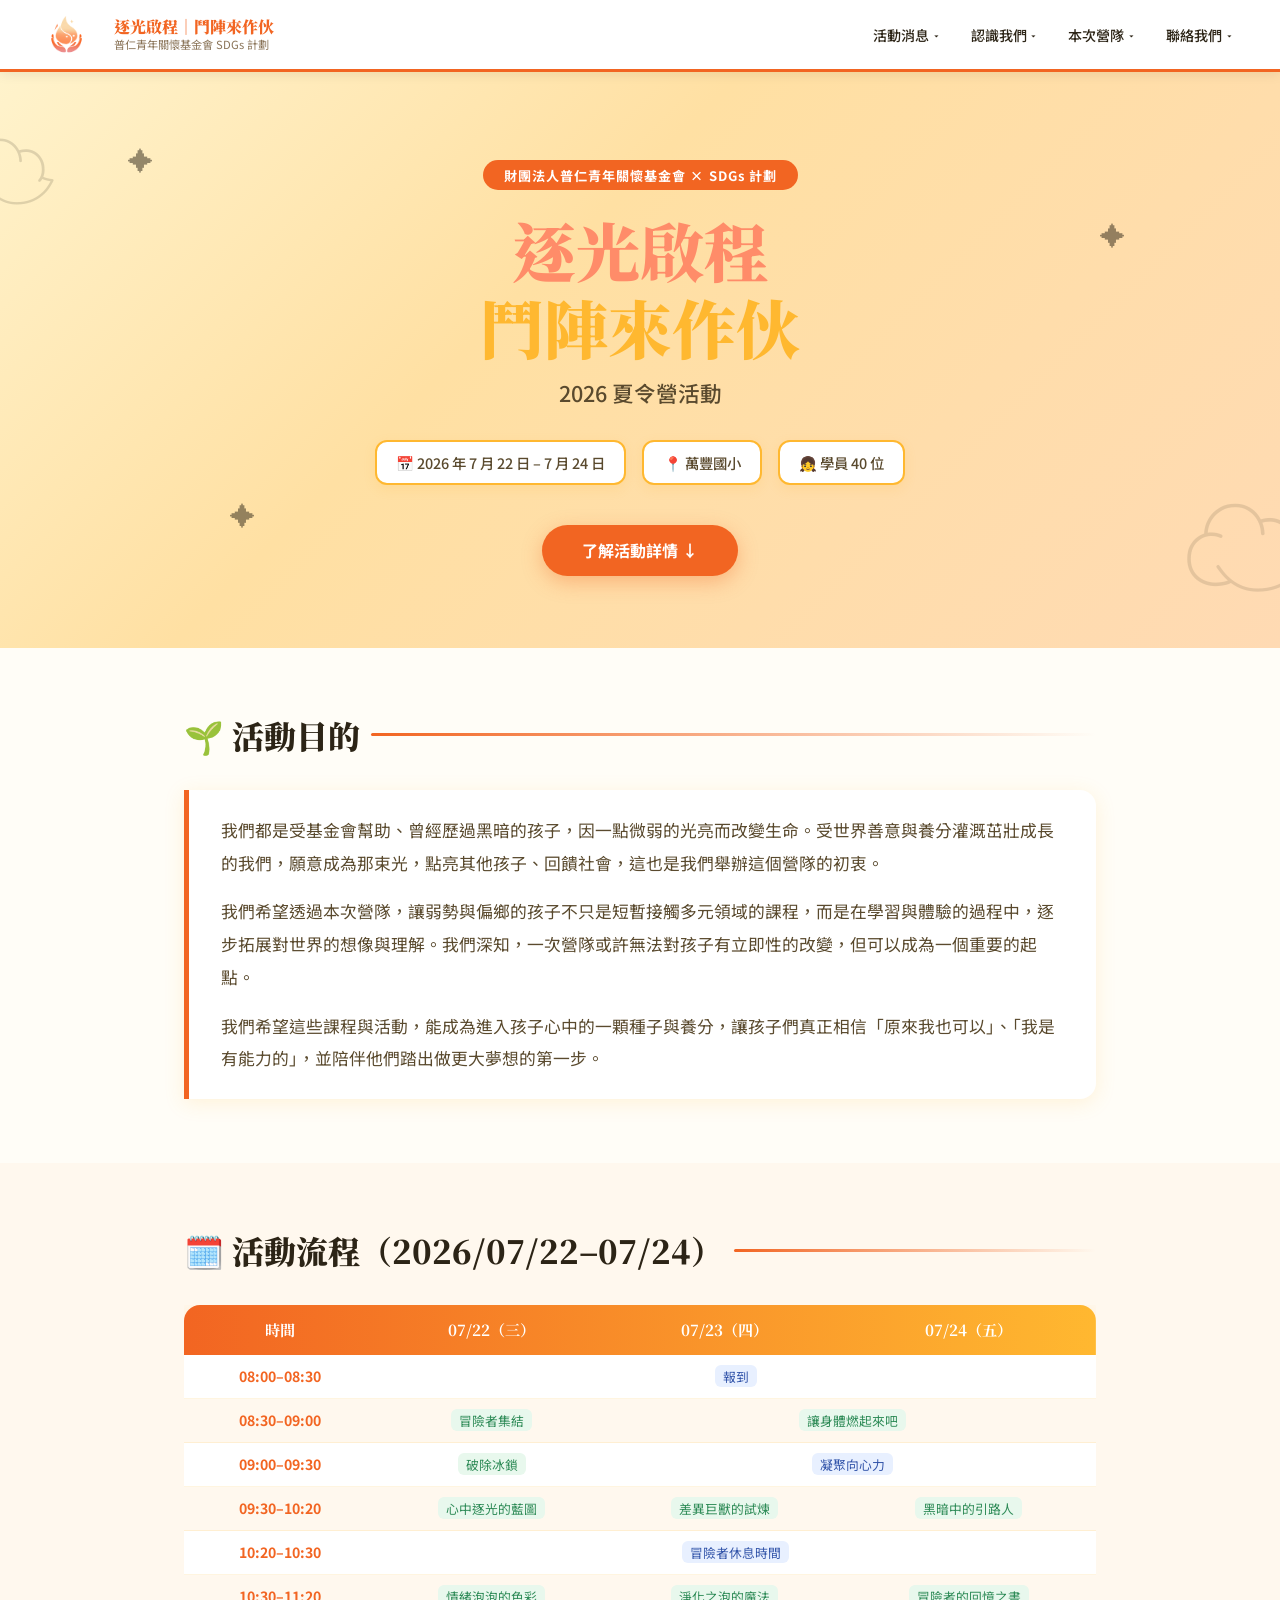
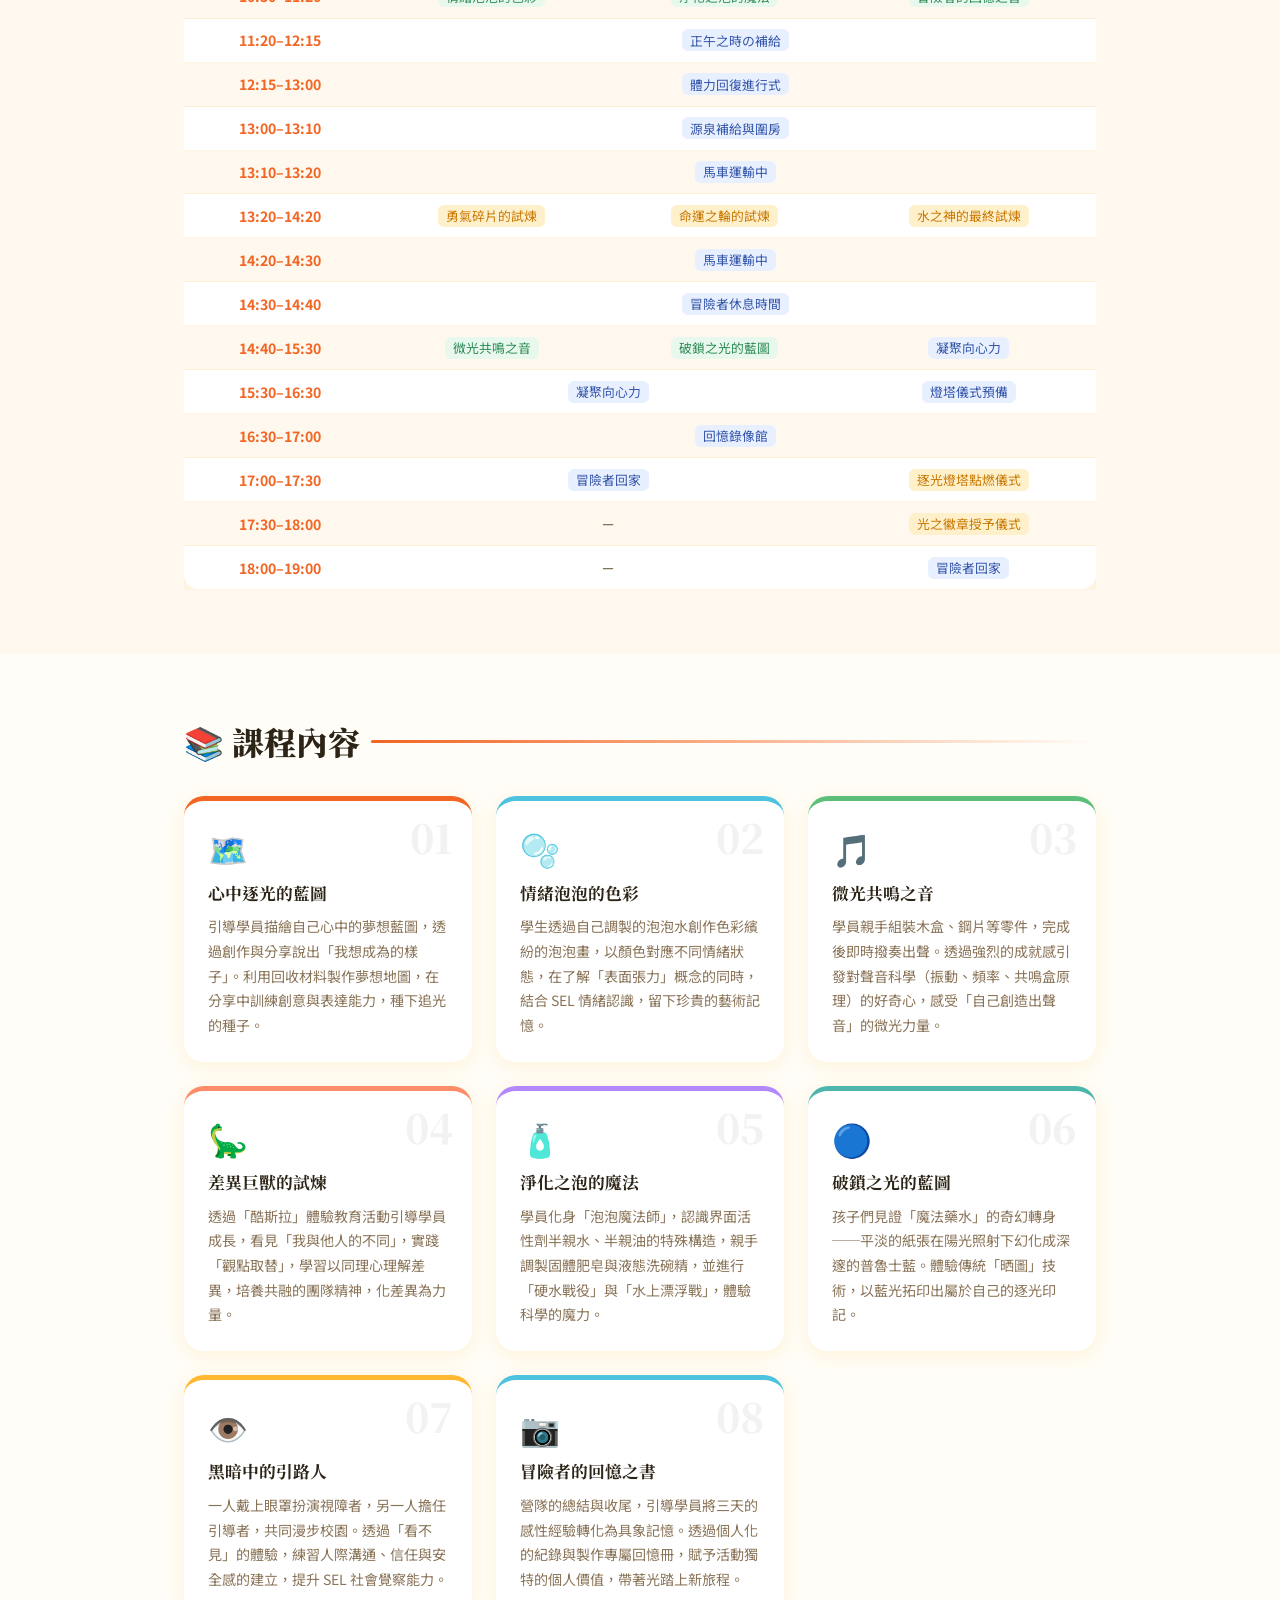
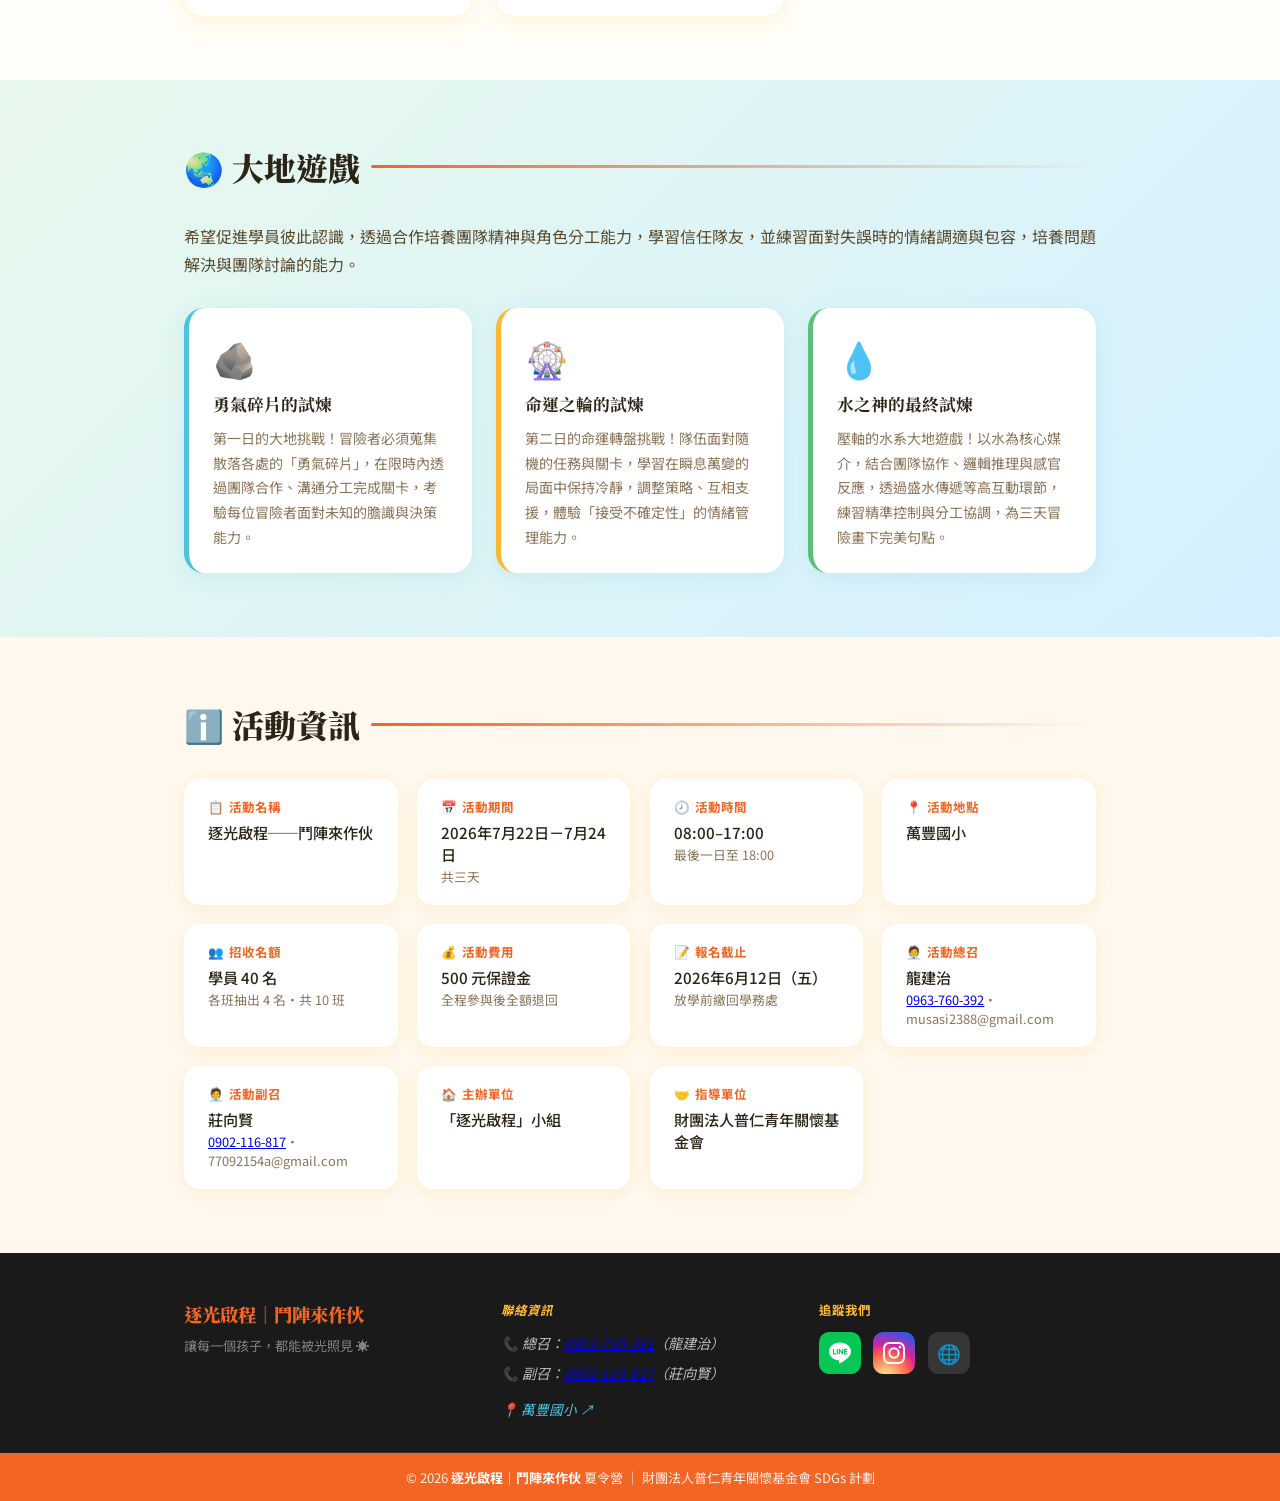
<file: index.html>
<!DOCTYPE html>
<html lang="zh-TW">
<head>
  <meta charset="UTF-8" />
  <meta name="viewport" content="width=device-width, initial-scale=1.0" />
  <title>逐光啟程｜鬥陣來作伙 夏令營 2026</title>
  <meta name="description" content="逐光啟程・鬥陣來作伙 2026 夏令營 — 財團法人普仁青年關懷基金會 SDGs 計劃，服務萬豐國小偏鄉學童 40 名。活動期間：2026年7月22–24日。" />
  <meta name="theme-color" content="#F26522" />
  <link rel="icon" href="全透明檔.png" type="image/png" />
  <link rel="canonical" href="https://jojo082708.github.io/camp-2026/" />
  <meta property="og:title" content="逐光啟程｜鬥陣來作伙 夏令營 2026" />
  <meta property="og:description" content="財團法人普仁青年關懷基金會 SDGs 計劃。2026年7月22–24日，萬豐國小，服務偏鄉學童 40 名。" />
  <meta property="og:image" content="https://jojo082708.github.io/camp-2026/全透明檔.png" />
  <meta property="og:url" content="https://jojo082708.github.io/camp-2026/" />
  <meta property="og:type" content="website" />
  <script type="application/ld+json">
  {
    "@context": "https://schema.org",
    "@type": "Event",
    "name": "逐光啟程｜鬥陣來作伙 夏令營 2026",
    "description": "財團法人普仁青年關懷基金會 SDGs 計劃，服務萬豐國小偏鄉學童 40 名。",
    "startDate": "2026-07-22T08:00",
    "endDate": "2026-07-24T18:00",
    "eventStatus": "https://schema.org/EventScheduled",
    "eventAttendanceMode": "https://schema.org/OfflineEventAttendanceMode",
    "location": {
      "@type": "Place",
      "name": "萬豐國小",
      "address": { "@type": "PostalAddress", "addressCountry": "TW" }
    },
    "organizer": {
      "@type": "Organization",
      "name": "財團法人普仁青年關懷基金會",
      "url": "https://www.you-care.org.tw/"
    },
    "url": "https://jojo082708.github.io/camp-2026/"
  }
  </script>
  <link rel="preconnect" href="https://fonts.googleapis.com" />
  <link rel="preconnect" href="https://fonts.gstatic.com" crossorigin />
  <link href="https://fonts.googleapis.com/css2?family=Noto+Serif+TC:wght@400;700;900&family=Noto+Sans+TC:wght@400;500;700&display=swap" rel="stylesheet" />
  <link rel="stylesheet" href="css/shared.css" />
  <style>
    body { font-family: 'Noto Sans TC', sans-serif; background: var(--cream); color: var(--text-dark); overflow-x: hidden; }

    /* HERO */
    .hero {
      position: relative; overflow: hidden;
      background: linear-gradient(135deg, #FFF3CC 0%, #FFE0A3 40%, #FFDAB3 100%);
      padding: 5.5rem 2rem 4.5rem; text-align: center;
    }
    .hero-deco { position: absolute; pointer-events: none; }
    .cloud-l { top: 1.5rem; left: -40px; font-size: 6rem; opacity: .15; animation: float 6s ease-in-out infinite; }
    .cloud-r { bottom: 1rem; right: -30px; font-size: 8rem; opacity: .12; animation: float 8s ease-in-out infinite reverse; }
    .star { position: absolute; font-size: 1.6rem; opacity: .5; pointer-events: none; }
    .star-1 { top: 12%; left: 10%; animation: twinkle 3s ease-in-out infinite; }
    .star-2 { top: 25%; right: 12%; animation: twinkle 4s ease-in-out infinite .8s; }
    .star-3 { bottom: 20%; left: 18%; animation: twinkle 3.5s ease-in-out infinite 1.5s; }
    @keyframes float { 0%,100%{transform:translateY(0)} 50%{transform:translateY(-16px)} }
    @keyframes twinkle { 0%,100%{opacity:.5;transform:scale(1)} 50%{opacity:1;transform:scale(1.3)} }

    .hero-badge {
      display: inline-block; background: var(--puren-orange); color: #fff;
      font-size: .82rem; font-weight: 700; padding: .35rem 1.3rem;
      border-radius: 999px; letter-spacing: .08em; margin-bottom: 1.3rem;
      animation: pop-in .6s cubic-bezier(.34,1.56,.64,1) both;
    }
    @keyframes pop-in { from{opacity:0;transform:scale(.7)} to{opacity:1;transform:scale(1)} }
    .hero h1 {
      font-family: 'Noto Serif TC', serif; font-weight: 900;
      font-size: clamp(2.2rem, 6vw, 4rem); color: var(--peach); line-height: 1.2;
      animation: slide-up .7s .15s cubic-bezier(.34,1.56,.64,1) both;
    }
    .hero h1 span { color: var(--sun); }
    .hero-sub {
      margin-top: .8rem; font-size: clamp(1rem, 2.5vw, 1.35rem);
      color: var(--text-mid); font-weight: 500;
      animation: slide-up .7s .3s cubic-bezier(.34,1.56,.64,1) both;
    }
    @keyframes slide-up { from{opacity:0;transform:translateY(24px)} to{opacity:1;transform:translateY(0)} }
    .hero-meta {
      margin-top: 2rem; display: flex; flex-wrap: wrap; gap: 1rem; justify-content: center;
      animation: slide-up .7s .45s cubic-bezier(.34,1.56,.64,1) both;
    }
    .meta-chip {
      background: #fff; border: 2px solid var(--sun); border-radius: 12px;
      padding: .6rem 1.2rem; display: flex; align-items: center; gap: .5rem;
      font-size: .9rem; font-weight: 500; color: var(--text-mid);
      box-shadow: 0 4px 12px var(--shadow);
    }
    .hero-cta { margin-top: 2.5rem; animation: slide-up .7s .6s cubic-bezier(.34,1.56,.64,1) both; }
    .btn-primary {
      display: inline-block; background: var(--puren-orange); color: #fff;
      font-weight: 700; font-size: 1rem; padding: .85rem 2.5rem;
      border-radius: 999px; text-decoration: none;
      box-shadow: 0 6px 20px rgba(242,101,34,.35);
      transition: transform .2s, box-shadow .2s;
    }
    .btn-primary:hover { transform: translateY(-3px); box-shadow: 0 10px 28px rgba(242,101,34,.45); }

    /* SECTIONS */
    section { position: relative; z-index: 1; }
    .section-inner { max-width: 960px; margin: 0 auto; padding: 4rem 1.5rem; }
    .section-title {
      font-family: 'Noto Serif TC', serif; font-weight: 900;
      font-size: clamp(1.4rem, 3.5vw, 2rem); color: var(--text-dark);
      display: flex; align-items: center; gap: .7rem; margin-bottom: 2rem;
    }
    .section-title::after {
      content: ''; flex: 1; height: 3px;
      background: linear-gradient(to right, var(--puren-orange), transparent);
      border-radius: 99px;
    }

    /* PURPOSE */
    .purpose-section { background: var(--warm-white); }
    .purpose-text {
      font-size: 1.05rem; line-height: 1.95; color: var(--text-mid);
      background: #fff; border-left: 5px solid var(--puren-orange);
      border-radius: 0 16px 16px 0; padding: 1.5rem 2rem;
      box-shadow: 0 4px 20px var(--shadow);
    }
    .purpose-text p + p { margin-top: 1rem; }

    /* SCHEDULE */
    .schedule-section { background: var(--cream); }
    .schedule-scroll { overflow-x: auto; }
    .schedule-table {
      width: 100%; border-collapse: separate; border-spacing: 0;
      border-radius: 16px; overflow: hidden;
      box-shadow: 0 4px 24px var(--shadow); min-width: 620px;
    }
    .schedule-table thead tr { background: linear-gradient(90deg, var(--puren-orange), var(--sun)); }
    .schedule-table thead th {
      padding: .9rem 1rem; color: #fff;
      font-family: 'Noto Serif TC', serif; font-weight: 700; font-size: .95rem; text-align: center;
    }
    .schedule-table tbody tr:nth-child(odd)  { background: #fff; }
    .schedule-table tbody tr:nth-child(even) { background: #FFF8EE; }
    .schedule-table tbody tr:hover { background: #FFF0D0; transition: background .2s; }
    .schedule-table td {
      padding: .65rem 1rem; font-size: .88rem; color: var(--text-mid);
      text-align: center; border-bottom: 1px solid rgba(255,184,48,.15);
    }
    .schedule-table td:first-child { font-weight: 700; color: var(--puren-orange); white-space: nowrap; }
    .tag-course { display:inline-block; background:#E8F8ED; color:#2E8B57; border-radius:6px; padding:.1rem .5rem; font-size:.8rem; }
    .tag-game   { display:inline-block; background:#FFF0CC; color:#C87800; border-radius:6px; padding:.1rem .5rem; font-size:.8rem; }
    .tag-rest   { display:inline-block; background:#E8F0FF; color:#3355AA; border-radius:6px; padding:.1rem .5rem; font-size:.8rem; }

    /* COURSES */
    .courses-section { background: var(--warm-white); }
    .courses-grid { display: grid; grid-template-columns: repeat(auto-fill, minmax(280px, 1fr)); gap: 1.5rem; }
    .course-card {
      background: #fff; border-radius: 20px; padding: 1.5rem;
      box-shadow: 0 4px 20px var(--shadow); border-top: 5px solid var(--sun);
      transition: transform .25s, box-shadow .25s; position: relative; overflow: hidden;
    }
    .course-card:hover { transform: translateY(-6px); box-shadow: 0 12px 32px rgba(255,184,48,.25); }
    .course-card:nth-child(1) { border-top-color: var(--puren-orange); }
    .course-card:nth-child(2) { border-top-color: var(--sky); }
    .course-card:nth-child(3) { border-top-color: var(--leaf); }
    .course-card:nth-child(4) { border-top-color: var(--peach); }
    .course-card:nth-child(5) { border-top-color: #B388FF; }
    .course-card:nth-child(6) { border-top-color: #4DB6AC; }
    .course-card:nth-child(7) { border-top-color: var(--sun); }
    .course-card:nth-child(8) { border-top-color: var(--sky); }
    .course-number { position:absolute; top:1rem; right:1.2rem; font-family:'Noto Serif TC',serif; font-weight:900; font-size:2.5rem; color:rgba(0,0,0,.05); line-height:1; }
    .course-emoji { font-size: 2rem; margin-bottom: .6rem; }
    .course-card h3 { font-family:'Noto Serif TC',serif; font-weight:700; font-size:1.05rem; color:var(--text-dark); margin-bottom:.6rem; }
    .course-card p  { font-size:.88rem; line-height:1.75; color:var(--text-light); }

    /* GAMES */
    .games-section { background: linear-gradient(135deg, #E8F8ED 0%, #D4F0FF 100%); }
    .games-grid { display: grid; grid-template-columns: repeat(auto-fill, minmax(280px,1fr)); gap: 1.5rem; }
    .game-card {
      background: #fff; border-radius: 20px; padding: 1.5rem;
      box-shadow: 0 4px 20px rgba(78,195,224,.15);
      border-left: 5px solid var(--sky); transition: transform .25s;
    }
    .game-card:nth-child(2) { border-left-color: var(--sun); }
    .game-card:nth-child(3) { border-left-color: var(--leaf); }
    .game-card:hover { transform: translateY(-5px); }
    .game-emoji { font-size: 2.2rem; margin-bottom: .6rem; }
    .game-card h3 { font-family:'Noto Serif TC',serif; font-weight:700; font-size:1.05rem; color:var(--text-dark); margin-bottom:.6rem; }
    .game-card p  { font-size:.88rem; line-height:1.75; color:var(--text-light); }

    /* INFO */
    .info-section { background: var(--cream); }
    .info-grid { display: grid; grid-template-columns: repeat(auto-fill, minmax(200px,1fr)); gap: 1.2rem; }
    .info-card { background:#fff; border-radius:16px; padding:1.2rem 1.5rem; box-shadow:0 4px 16px var(--shadow); display:flex; flex-direction:column; gap:.3rem; }
    .info-label { font-size:.78rem; font-weight:700; letter-spacing:.08em; color:var(--puren-orange); }
    .info-value { font-size:.95rem; color:var(--text-dark); font-weight:500; }
    .info-value small { color:var(--text-light); display:block; font-size:.8rem; font-weight:400; margin-top:.1rem; }

    /* LOGO INTRO OVERLAY */
    #logo-intro {
      position: fixed; inset: 0; z-index: 9999;
      background: #FFF8EE;
      display: flex; align-items: center; justify-content: center;
      overflow: hidden; pointer-events: all;
    }
    #logo-intro.done { animation: intro-fade-out 0.5s ease forwards; pointer-events: none; }
    @keyframes intro-fade-out { to { opacity: 0; visibility: hidden; } }
    #logo-intro .intro-logo {
      width: min(360px, 65vw);
      animation: logo-swipe 2s cubic-bezier(0.22, 1, 0.36, 1) forwards;
      will-change: transform, opacity;
    }
    @keyframes logo-swipe {
      0%   { transform: translateX(-130vw) rotate(-6deg) scale(0.9); opacity: 0; }
      30%  { transform: translateX(0)      rotate(0deg)  scale(1);   opacity: 1; }
      70%  { transform: translateX(0)      rotate(0deg)  scale(1);   opacity: 1; }
      100% { transform: translateX(130vw)  rotate(4deg)  scale(0.9); opacity: 0; }
    }
    #logo-intro::after {
      content: ""; position: absolute; top: 0; left: -60%;
      width: 35%; height: 100%;
      background: linear-gradient(105deg, transparent 35%, rgba(255,255,255,0.75) 50%, transparent 65%);
      animation: streak 2s ease forwards; pointer-events: none;
    }
    @keyframes streak {
      0%   { transform: translateX(-10%); opacity: 0; }
      25%  { opacity: 1; }
      75%  { opacity: 1; }
      100% { transform: translateX(320%); opacity: 0; }
    }

    @media (max-width: 480px) {
      .hero { padding: 3rem 1.2rem 2.5rem; }
    }
  </style>
</head>
<body>
<div id="logo-intro" aria-hidden="true"><picture><source srcset="全透明檔.webp" type="image/webp"><img class="intro-logo" src="全透明檔.png" alt="Logo" /></picture></div>

<!-- NAV -->
<nav>
  <a href="index.html" class="nav-logo">
    <picture><source srcset="全透明檔.webp" type="image/webp"><img src="全透明檔.png" alt="普仁青年關懷基金會" onerror="this.style.display='none';" /></picture>
    <div class="nav-logo-fallback">
      <span class="logo-main">逐光啟程｜鬥陣來作伙</span>
      <span class="logo-sub">普仁青年關懷基金會 SDGs 計劃</span>
    </div>
  </a>
  <div class="hamburger" onclick="toggleMenu()">
    <span></span><span></span><span></span>
  </div>
  <ul class="nav-menu" id="navMenu">
    <li>
      <span>活動消息 <span class="caret">▾</span></span>
      <div class="dropdown">
        <a href="news.html">最新消息</a>
      </div>
    </li>
    <li>
      <span>認識我們 <span class="caret">▾</span></span>
      <div class="dropdown">
        <a href="history.html">緣起沿革</a>
        <a href="organization.html">組織職掌</a>
        <a href="member.html">成員</a>
        <a href="achievements.html">歷年成果</a>
      </div>
    </li>
    <li>
      <span>本次營隊 <span class="caret">▾</span></span>
      <div class="dropdown">
        <a href="#purpose">活動目的</a>
        <a href="#schedule">活動流程</a>
        <a href="#courses">課程內容</a>
        <a href="#games">大地遊戲</a>
      </div>
    </li>
    <li>
      <span>聯絡我們 <span class="caret">▾</span></span>
      <div class="dropdown">
        <a href="https://lin.ee/nWMiqPr" target="_blank" rel="noopener noreferrer">Line客服</a>
        <a href="https://www.instagram.com/beyond__the__light/" target="_blank" rel="noopener noreferrer">Instagram</a>
      </div>
    </li>
  </ul>
</nav>

<!-- HERO -->
<section class="hero">
  <span class="hero-deco cloud-l">☁️</span>
  <span class="hero-deco cloud-r">☁️</span>
  <span class="star star-1">✦</span>
  <span class="star star-2">✦</span>
  <span class="star star-3">✦</span>
  <div class="hero-badge">財團法人普仁青年關懷基金會 × SDGs 計劃</div>
  <h1>逐光啟程<br/><span>鬥陣來作伙</span></h1>
  <p class="hero-sub">2026 夏令營活動</p>
  <div class="hero-meta">
    <div class="meta-chip">📅 2026 年 7 月 22 日 – 7 月 24 日</div>
    <div class="meta-chip">📍 萬豐國小</div>
    <div class="meta-chip">👧 學員 40 位</div>
  </div>
  <div class="hero-cta">
    <a href="#purpose" class="btn-primary">了解活動詳情 ↓</a>
  </div>
</section>

<!-- PURPOSE -->
<section class="purpose-section" id="purpose">
  <div class="section-inner">
    <h2 class="section-title reveal">🌱 活動目的</h2>
    <div class="purpose-text reveal">
      <p>我們都是受基金會幫助、曾經歷過黑暗的孩子，因一點微弱的光亮而改變生命。受世界善意與養分灌溉茁壯成長的我們，願意成為那束光，點亮其他孩子、回饋社會，這也是我們舉辦這個營隊的初衷。</p>
      <p>我們希望透過本次營隊，讓弱勢與偏鄉的孩子不只是短暫接觸多元領域的課程，而是在學習與體驗的過程中，逐步拓展對世界的想像與理解。我們深知，一次營隊或許無法對孩子有立即性的改變，但可以成為一個重要的起點。</p>
      <p>我們希望這些課程與活動，能成為進入孩子心中的一顆種子與養分，讓孩子們真正相信「原來我也可以」、「我是有能力的」，並陪伴他們踏出做更大夢想的第一步。</p>
    </div>
  </div>
</section>

<!-- SCHEDULE -->
<section class="schedule-section" id="schedule">
  <div class="section-inner">
    <h2 class="section-title reveal">🗓️ 活動流程（2026/07/22–07/24）</h2>
    <div class="schedule-scroll reveal">
      <table class="schedule-table">
        <thead>
          <tr>
            <th>時間</th><th>07/22（三）</th><th>07/23（四）</th><th>07/24（五）</th>
          </tr>
        </thead>
        <tbody>
          <tr><td>08:00–08:30</td><td colspan="3"><span class="tag-rest">報到</span></td></tr>
          <tr>
            <td>08:30–09:00</td>
            <td><span class="tag-course">冒險者集結</span></td>
            <td colspan="2"><span class="tag-course">讓身體燃起來吧</span></td>
          </tr>
          <tr>
            <td>09:00–09:30</td>
            <td><span class="tag-course">破除冰鎖</span></td>
            <td colspan="2"><span class="tag-rest">凝聚向心力</span></td>
          </tr>
          <tr>
            <td>09:30–10:20</td>
            <td><span class="tag-course">心中逐光的藍圖</span></td>
            <td><span class="tag-course">差異巨獸的試煉</span></td>
            <td><span class="tag-course">黑暗中的引路人</span></td>
          </tr>
          <tr><td>10:20–10:30</td><td colspan="3"><span class="tag-rest">冒險者休息時間</span></td></tr>
          <tr>
            <td>10:30–11:20</td>
            <td><span class="tag-course">情緒泡泡的色彩</span></td>
            <td><span class="tag-course">淨化之泡的魔法</span></td>
            <td><span class="tag-course">冒險者的回憶之書</span></td>
          </tr>
          <tr><td>11:20–12:15</td><td colspan="3"><span class="tag-rest">正午之時の補給</span></td></tr>
          <tr><td>12:15–13:00</td><td colspan="3"><span class="tag-rest">體力回復進行式</span></td></tr>
          <tr><td>13:00–13:10</td><td colspan="3"><span class="tag-rest">源泉補給與圍房</span></td></tr>
          <tr><td>13:10–13:20</td><td colspan="3"><span class="tag-rest">馬車運輸中</span></td></tr>
          <tr>
            <td>13:20–14:20</td>
            <td><span class="tag-game">勇氣碎片的試煉</span></td>
            <td><span class="tag-game">命運之輪的試煉</span></td>
            <td><span class="tag-game">水之神的最終試煉</span></td>
          </tr>
          <tr><td>14:20–14:30</td><td colspan="3"><span class="tag-rest">馬車運輸中</span></td></tr>
          <tr><td>14:30–14:40</td><td colspan="3"><span class="tag-rest">冒險者休息時間</span></td></tr>
          <tr>
            <td>14:40–15:30</td>
            <td><span class="tag-course">微光共鳴之音</span></td>
            <td><span class="tag-course">破鎖之光的藍圖</span></td>
            <td><span class="tag-rest">凝聚向心力</span></td>
          </tr>
          <tr>
            <td>15:30–16:30</td>
            <td colspan="2"><span class="tag-rest">凝聚向心力</span></td>
            <td><span class="tag-rest">燈塔儀式預備</span></td>
          </tr>
          <tr><td>16:30–17:00</td><td colspan="3"><span class="tag-rest">回憶錄像館</span></td></tr>
          <tr>
            <td>17:00–17:30</td>
            <td colspan="2"><span class="tag-rest">冒險者回家</span></td>
            <td><span class="tag-game">逐光燈塔點燃儀式</span></td>
          </tr>
          <tr>
            <td>17:30–18:00</td>
            <td colspan="2">－</td>
            <td><span class="tag-game">光之徽章授予儀式</span></td>
          </tr>
          <tr>
            <td>18:00–19:00</td>
            <td colspan="2">－</td>
            <td><span class="tag-rest">冒險者回家</span></td>
          </tr>
        </tbody>
      </table>
    </div>
  </div>
</section>

<!-- COURSES -->
<section class="courses-section" id="courses">
  <div class="section-inner">
    <h2 class="section-title reveal">📚 課程內容</h2>
    <div class="courses-grid">
      <div class="course-card reveal"><div class="course-number">01</div><div class="course-emoji">🗺️</div><h3>心中逐光的藍圖</h3><p>引導學員描繪自己心中的夢想藍圖，透過創作與分享說出「我想成為的樣子」。利用回收材料製作夢想地圖，在分享中訓練創意與表達能力，種下追光的種子。</p></div>
      <div class="course-card reveal"><div class="course-number">02</div><div class="course-emoji">🫧</div><h3>情緒泡泡的色彩</h3><p>學生透過自己調製的泡泡水創作色彩繽紛的泡泡畫，以顏色對應不同情緒狀態，在了解「表面張力」概念的同時，結合 SEL 情緒認識，留下珍貴的藝術記憶。</p></div>
      <div class="course-card reveal"><div class="course-number">03</div><div class="course-emoji">🎵</div><h3>微光共鳴之音</h3><p>學員親手組裝木盒、鋼片等零件，完成後即時撥奏出聲。透過強烈的成就感引發對聲音科學（振動、頻率、共鳴盒原理）的好奇心，感受「自己創造出聲音」的微光力量。</p></div>
      <div class="course-card reveal"><div class="course-number">04</div><div class="course-emoji">🦕</div><h3>差異巨獸的試煉</h3><p>透過「酷斯拉」體驗教育活動引導學員成長，看見「我與他人的不同」，實踐「觀點取替」，學習以同理心理解差異，培養共融的團隊精神，化差異為力量。</p></div>
      <div class="course-card reveal"><div class="course-number">05</div><div class="course-emoji">🧴</div><h3>淨化之泡的魔法</h3><p>學員化身「泡泡魔法師」，認識界面活性劑半親水、半親油的特殊構造，親手調製固體肥皂與液態洗碗精，並進行「硬水戰役」與「水上漂浮戰」，體驗科學的魔力。</p></div>
      <div class="course-card reveal"><div class="course-number">06</div><div class="course-emoji">🔵</div><h3>破鎖之光的藍圖</h3><p>孩子們見證「魔法藥水」的奇幻轉身──平淡的紙張在陽光照射下幻化成深邃的普魯士藍。體驗傳統「晒圖」技術，以藍光拓印出屬於自己的逐光印記。</p></div>
      <div class="course-card reveal"><div class="course-number">07</div><div class="course-emoji">👁️</div><h3>黑暗中的引路人</h3><p>一人戴上眼罩扮演視障者，另一人擔任引導者，共同漫步校園。透過「看不見」的體驗，練習人際溝通、信任與安全感的建立，提升 SEL 社會覺察能力。</p></div>
      <div class="course-card reveal"><div class="course-number">08</div><div class="course-emoji">📷</div><h3>冒險者的回憶之書</h3><p>營隊的總結與收尾，引導學員將三天的感性經驗轉化為具象記憶。透過個人化的紀錄與製作專屬回憶冊，賦予活動獨特的個人價值，帶著光踏上新旅程。</p></div>
    </div>
  </div>
</section>

<!-- GAMES -->
<section class="games-section" id="games">
  <div class="section-inner">
    <h2 class="section-title reveal">🌏 大地遊戲</h2>
    <p class="reveal" style="color:var(--text-mid);margin-bottom:1.8rem;line-height:1.8;">希望促進學員彼此認識，透過合作培養團隊精神與角色分工能力，學習信任隊友，並練習面對失誤時的情緒調適與包容，培養問題解決與團隊討論的能力。</p>
    <div class="games-grid">
      <div class="game-card reveal"><div class="game-emoji">🪨</div><h3>勇氣碎片的試煉</h3><p>第一日的大地挑戰！冒險者必須蒐集散落各處的「勇氣碎片」，在限時內透過團隊合作、溝通分工完成關卡，考驗每位冒險者面對未知的膽識與決策能力。</p></div>
      <div class="game-card reveal"><div class="game-emoji">🎡</div><h3>命運之輪的試煉</h3><p>第二日的命運轉盤挑戰！隊伍面對隨機的任務與關卡，學習在瞬息萬變的局面中保持冷靜，調整策略、互相支援，體驗「接受不確定性」的情緒管理能力。</p></div>
      <div class="game-card reveal"><div class="game-emoji">💧</div><h3>水之神的最終試煉</h3><p>壓軸的水系大地遊戲！以水為核心媒介，結合團隊協作、邏輯推理與感官反應，透過盛水傳遞等高互動環節，練習精準控制與分工協調，為三天冒險畫下完美句點。</p></div>
    </div>
  </div>
</section>

<!-- INFO -->
<section class="info-section" id="info">
  <div class="section-inner">
    <h2 class="section-title reveal">ℹ️ 活動資訊</h2>
    <div class="info-grid reveal">
      <div class="info-card"><div class="info-label">📋 活動名稱</div><div class="info-value">逐光啟程──鬥陣來作伙</div></div>
      <div class="info-card"><div class="info-label">📅 活動期間</div><div class="info-value">2026年7月22日－7月24日<small>共三天</small></div></div>
      <div class="info-card"><div class="info-label">🕗 活動時間</div><div class="info-value">08:00–17:00<small>最後一日至 18:00</small></div></div>
      <div class="info-card"><div class="info-label">📍 活動地點</div><div class="info-value">萬豐國小</div></div>
      <div class="info-card"><div class="info-label">👥 招收名額</div><div class="info-value">學員 40 名<small>各班抽出 4 名・共 10 班</small></div></div>
      <div class="info-card"><div class="info-label">💰 活動費用</div><div class="info-value">500 元保證金<small>全程參與後全額退回</small></div></div>
      <div class="info-card"><div class="info-label">📝 報名截止</div><div class="info-value">2026年6月12日（五）<small>放學前繳回學務處</small></div></div>
      <div class="info-card"><div class="info-label">🧑‍💼 活動總召</div><div class="info-value">龍建治<small><a href="tel:+886963760392">0963-760-392</a>・musasi2388@gmail.com</small></div></div>
      <div class="info-card"><div class="info-label">🧑‍💼 活動副召</div><div class="info-value">莊向賢<small><a href="tel:+886902116817">0902-116-817</a>・77092154a@gmail.com</small></div></div>
      <div class="info-card"><div class="info-label">🏠 主辦單位</div><div class="info-value">「逐光啟程」小組</div></div>
      <div class="info-card"><div class="info-label">🤝 指導單位</div><div class="info-value">財團法人普仁青年關懷基金會</div></div>
    </div>
  </div>
</section>

<!-- FOOTER -->
<footer>
  <div class="footer-main">
    <div class="footer-brand">
      <span class="footer-logo-text">逐光啟程｜鬥陣來作伙</span>
      <p class="footer-tagline">讓每一個孩子，都能被光照見 ☀️</p>
    </div>
    <address class="footer-contact">
      <div class="footer-section-label">聯絡資訊</div>
      <p>📞 總召：<a href="tel:+886963760392">0963-760-392</a>（龍建治）</p>
      <p>📞 副召：<a href="tel:+886902116817">0902-116-817</a>（莊向賢）</p>
      <a class="footer-map-link" href="https://maps.google.com/?q=萬豐國小" target="_blank" rel="noopener noreferrer">
        📍 萬豐國小 ↗
      </a>
    </address>
    <div class="footer-social-block">
      <div class="footer-section-label">追蹤我們</div>
      <div class="footer-socials">
        <a href="https://lin.ee/nWMiqPr" target="_blank" rel="noopener noreferrer" class="social-btn line" aria-label="LINE">
          <svg viewBox="0 0 24 24" fill="currentColor"><path d="M19.365 9.863c.349 0 .63.285.63.631 0 .345-.281.63-.63.63H17.61v1.125h1.755c.349 0 .63.283.63.63 0 .344-.281.629-.63.629h-2.386c-.345 0-.627-.285-.627-.629V8.108c0-.345.282-.63.627-.63h2.386c.349 0 .63.285.63.63 0 .349-.281.63-.63.63H17.61v1.125h1.755zm-3.855 3.016c0 .27-.174.51-.432.596-.064.021-.133.031-.199.031-.211 0-.391-.09-.51-.25l-2.443-3.317v2.94c0 .344-.279.629-.631.629-.346 0-.626-.285-.626-.629V8.108c0-.27.173-.51.43-.595.06-.023.136-.033.194-.033.195 0 .375.104.495.254l2.462 3.33V8.108c0-.345.282-.63.63-.63.345 0 .63.285.63.63v4.771zm-5.741 0c0 .344-.282.629-.631.629-.345 0-.627-.285-.627-.629V8.108c0-.345.282-.63.627-.63.349 0 .631.285.631.63v4.771zm-2.466.629H4.917c-.345 0-.63-.285-.63-.629V8.108c0-.345.285-.63.63-.63.348 0 .63.285.63.63v4.141h1.756c.348 0 .629.283.629.63 0 .344-.281.629-.629.629M24 10.314C24 4.943 18.615.572 12 .572S0 4.943 0 10.314c0 4.811 4.27 8.842 10.035 9.608.391.082.923.258 1.058.59.12.301.079.766.038 1.08l-.164 1.02c-.045.301-.24 1.186 1.049.645 1.291-.539 6.916-4.078 9.436-6.975C23.176 14.393 24 12.458 24 10.314"/></svg>
        </a>
        <a href="https://www.instagram.com/beyond__the__light/" target="_blank" rel="noopener noreferrer" class="social-btn ig" aria-label="Instagram">
          <svg viewBox="0 0 24 24" fill="currentColor"><path d="M12 2.163c3.204 0 3.584.012 4.85.07 3.252.148 4.771 1.691 4.919 4.919.058 1.265.069 1.645.069 4.849 0 3.205-.012 3.584-.069 4.849-.149 3.225-1.664 4.771-4.919 4.919-1.266.058-1.644.07-4.85.07-3.204 0-3.584-.012-4.849-.07-3.26-.149-4.771-1.699-4.919-4.92-.058-1.265-.07-1.644-.07-4.849 0-3.204.013-3.583.07-4.849.149-3.227 1.664-4.771 4.919-4.919 1.266-.057 1.645-.069 4.849-.069zM12 0C8.741 0 8.333.014 7.053.072 2.695.272.273 2.69.073 7.052.014 8.333 0 8.741 0 12c0 3.259.014 3.668.072 4.948.2 4.358 2.618 6.78 6.98 6.98C8.333 23.986 8.741 24 12 24c3.259 0 3.668-.014 4.948-.072 4.354-.2 6.782-2.618 6.979-6.98.059-1.28.073-1.689.073-4.948 0-3.259-.014-3.667-.072-4.947-.196-4.354-2.617-6.78-6.979-6.98C15.668.014 15.259 0 12 0zm0 5.838a6.162 6.162 0 100 12.324 6.162 6.162 0 000-12.324zM12 16a4 4 0 110-8 4 4 0 010 8zm6.406-11.845a1.44 1.44 0 100 2.881 1.44 1.44 0 000-2.881z"/></svg>
        </a>
        <a href="https://www.you-care.org.tw/" target="_blank" rel="noopener noreferrer" class="social-btn web" aria-label="普仁官網">🌐</a>
      </div>
    </div>
  </div>
  <hr class="footer-divider" />
  <div class="footer-copy">
    © 2026 <strong>逐光啟程｜鬥陣來作伙</strong> 夏令營 ｜ 財團法人普仁青年關懷基金會 SDGs 計劃
  </div>
</footer>

<script src="js/shared.js" defer></script>
<script>
  (function () {
    var overlay = document.getElementById('logo-intro');
    if (!overlay) return;
    if (sessionStorage.getItem('introShown')) {
      overlay.style.display = 'none';
      return;
    }
    sessionStorage.setItem('introShown', '1');
    setTimeout(function () {
      overlay.classList.add('done');
      setTimeout(function () { overlay.remove(); }, 500);
    }, 2100);
  })();
</script>
</body>
</html>
</file>
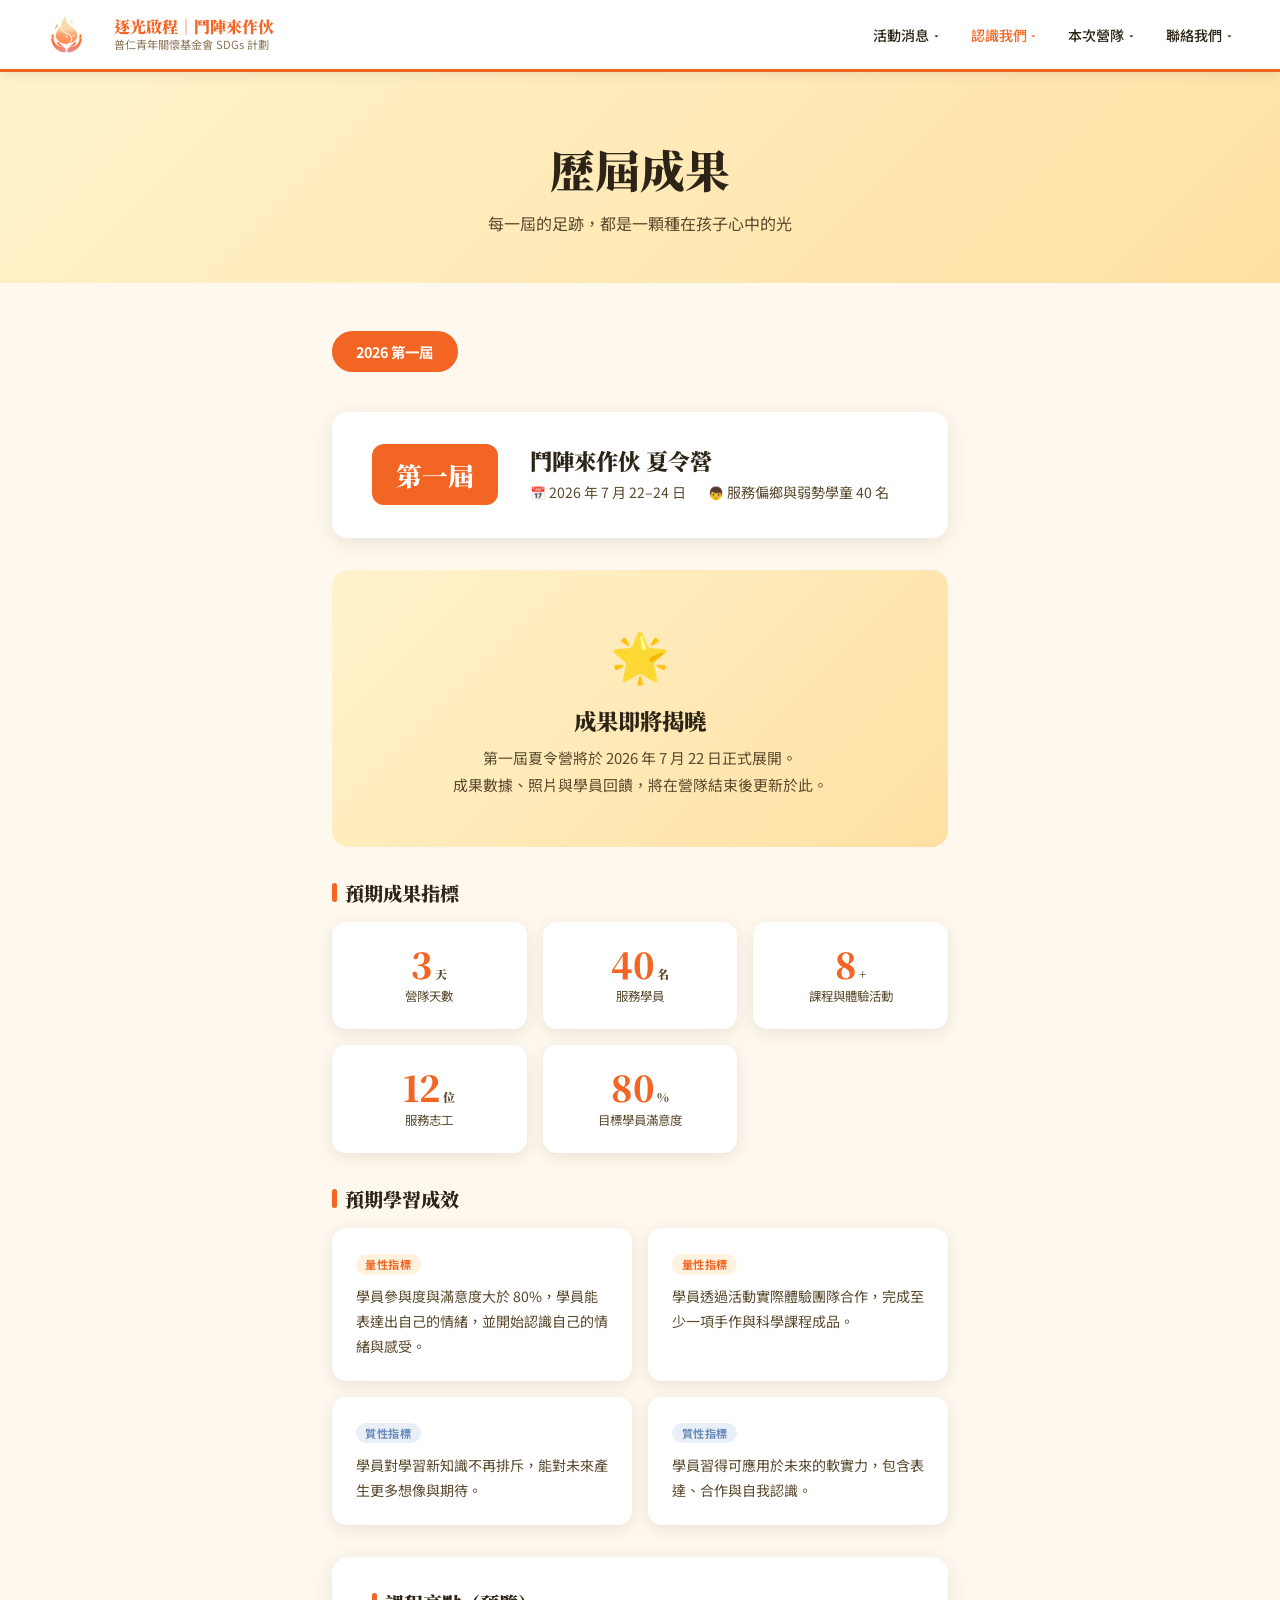
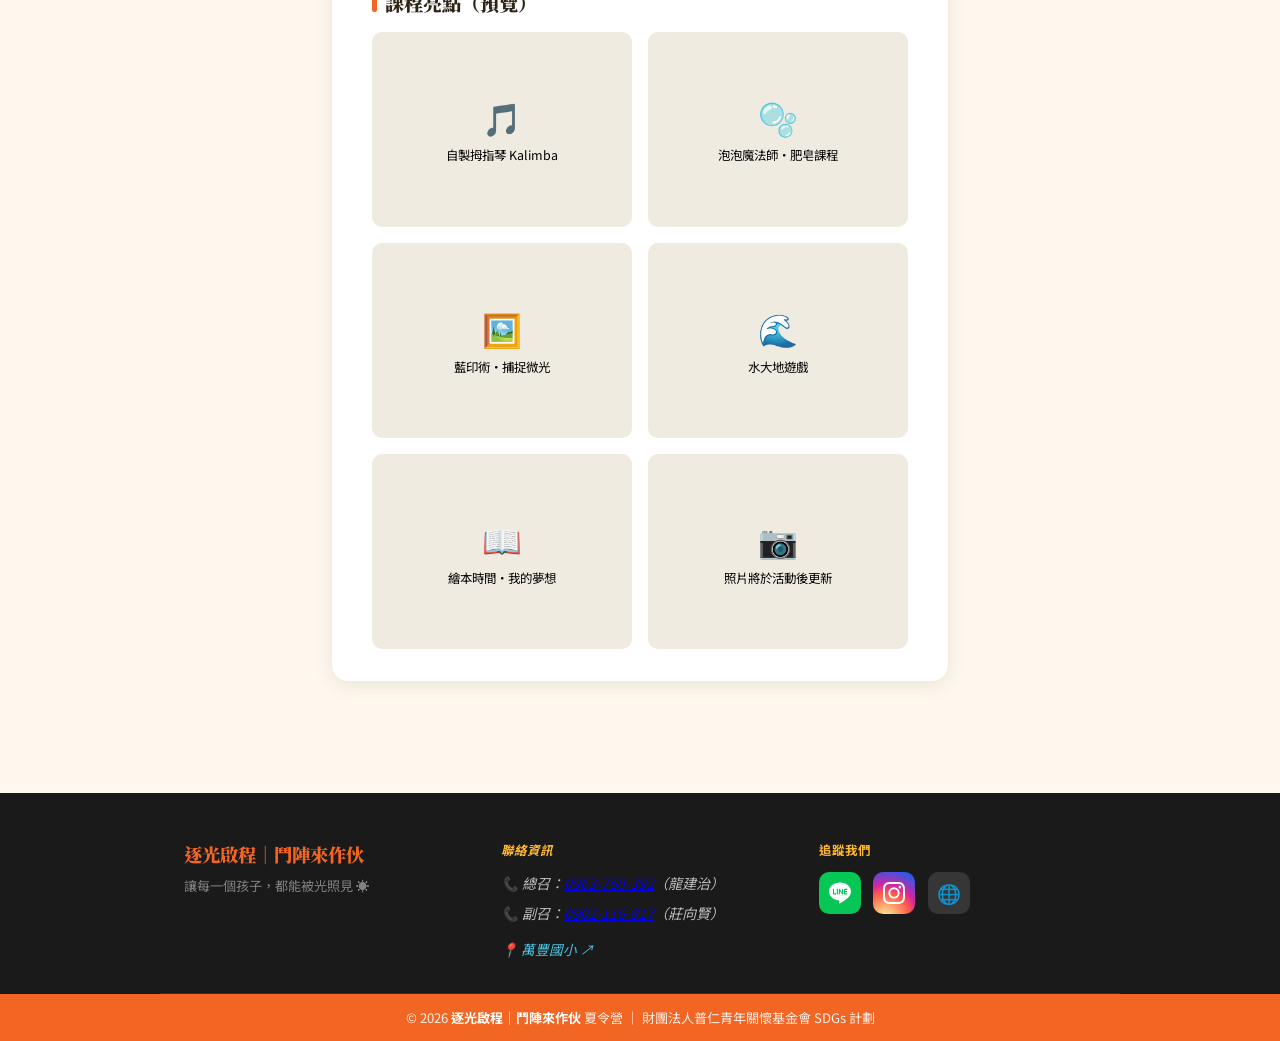
<file: achievements.html>
<!DOCTYPE html>
<html lang="zh-TW">
<head>
  <meta charset="UTF-8" />
  <meta name="viewport" content="width=device-width, initial-scale=1.0" />
  <title>歷屆成果｜逐光啟程 鬥陣來作伙 2026</title>
  <meta name="description" content="逐光啟程歷屆成果 — 第一屆夏令營預期成果、學習指標與課程亮點預覽。" />
  <meta name="theme-color" content="#F26522" />
  <link rel="icon" href="全透明檔.png" type="image/png" />
  <link rel="canonical" href="https://jojo082708.github.io/camp-2026/achievements.html" />
  <meta property="og:title" content="歷屆成果｜逐光啟程 鬥陣來作伙 2026" />
  <meta property="og:description" content="每一屆的足跡，都是一顆種在孩子心中的光。" />
  <meta property="og:image" content="https://jojo082708.github.io/camp-2026/全透明檔.png" />
  <meta property="og:url" content="https://jojo082708.github.io/camp-2026/achievements.html" />
  <meta property="og:type" content="website" />
  <link rel="preconnect" href="https://fonts.googleapis.com" />
  <link rel="preconnect" href="https://fonts.gstatic.com" crossorigin />
  <link href="https://fonts.googleapis.com/css2?family=Noto+Serif+TC:wght@400;700;900&family=Noto+Sans+TC:wght@400;500;700&display=swap" rel="stylesheet" />
  <link rel="stylesheet" href="css/shared.css" />
  <style>
    :root {
      --blue-l: #E8EFF7;
      --shadow: rgba(44,36,22,.10);
    }

    body {
      font-family: 'Noto Sans TC', sans-serif;
      background: var(--cream);
      color: var(--text);
      min-height: 100vh;
      display: flex;
      flex-direction: column;
    }

    .page-header {
      background: linear-gradient(135deg, #FFF3CC, #FFE0A3);
      padding: 4rem 2rem 3rem;
      text-align: center;
    }
    .page-title {
      font-family: 'Noto Serif TC', serif;
      font-size: 2.8rem; font-weight: 900;
      color: var(--text);
    }
    .page-sub { margin-top: .6rem; color: var(--mid); font-size: 1rem; }

    .page-content {
      max-width: 980px;
      margin: 3rem auto 5rem;
      padding: 0 2rem;
      flex: 1;
    }

    .year-tabs { display: flex; gap: .75rem; flex-wrap: wrap; margin-bottom: 2.5rem; }
    .year-tab {
      padding: .5rem 1.4rem;
      border-radius: 30px;
      border: 2px solid var(--orange);
      background: transparent;
      color: var(--orange);
      font-weight: 700; font-size: .9rem;
      cursor: pointer;
      transition: all .25s;
      font-family: 'Noto Sans TC', sans-serif;
    }
    .year-tab.active, .year-tab:hover { background: var(--orange); color: #fff; }

    .edition { display: none; }
    .edition.active { display: block; }

    .edition-header {
      background: #fff;
      border-radius: 16px;
      box-shadow: 0 4px 20px var(--shadow);
      padding: 2rem 2.5rem;
      margin-bottom: 2rem;
      display: flex; align-items: center; gap: 2rem; flex-wrap: wrap;
    }
    .edition-badge {
      background: var(--orange);
      color: #fff;
      font-family: 'Noto Serif TC', serif;
      font-size: 1.6rem; font-weight: 900;
      padding: .8rem 1.5rem;
      border-radius: 12px;
      white-space: nowrap; flex-shrink: 0;
    }
    .edition-meta { flex: 1; min-width: 200px; }
    .edition-name {
      font-family: 'Noto Serif TC', serif;
      font-size: 1.4rem; font-weight: 900;
      margin-bottom: .3rem;
    }
    .edition-info { font-size: .88rem; color: var(--mid); line-height: 1.8; }
    .edition-info span { margin-right: 1.2rem; }
    .edition-info span::before { content: '📍 '; font-size: .8rem; }
    .edition-info span.date::before { content: '📅 '; }
    .edition-info span.kids::before { content: '👦 '; }

    .stats-row {
      display: grid;
      grid-template-columns: repeat(auto-fit, minmax(160px, 1fr));
      gap: 1rem;
      margin-bottom: 2rem;
    }
    .stat-card {
      background: #fff;
      border-radius: 14px;
      box-shadow: 0 4px 16px var(--shadow);
      padding: 1.5rem 1rem;
      text-align: center;
    }
    .stat-number {
      font-family: 'Noto Serif TC', serif;
      font-size: 2.2rem; font-weight: 900;
      color: var(--orange); line-height: 1;
    }
    .stat-unit { font-size: .75rem; color: var(--mid); margin-left: .1rem; }
    .stat-label { font-size: .78rem; color: var(--mid); margin-top: .4rem; }

    .section-title {
      font-family: 'Noto Serif TC', serif;
      font-size: 1.2rem; font-weight: 900;
      margin-bottom: 1rem;
      display: flex; align-items: center; gap: .5rem;
    }
    .section-title::before {
      content: '';
      display: inline-block;
      width: 5px; height: 1.2rem;
      background: var(--orange);
      border-radius: 3px;
    }

    .outcome-grid {
      display: grid;
      grid-template-columns: repeat(auto-fit, minmax(280px, 1fr));
      gap: 1rem;
      margin-bottom: 2rem;
    }
    .outcome-card {
      background: #fff;
      border-radius: 14px;
      box-shadow: 0 4px 16px var(--shadow);
      padding: 1.4rem 1.5rem;
    }
    .outcome-tag {
      display: inline-block;
      font-size: .7rem; font-weight: 700;
      padding: .15rem .6rem;
      border-radius: 20px;
      margin-bottom: .6rem;
      letter-spacing: .5px;
    }
    .outcome-tag.quant { background: #FFF3E0; color: var(--orange); }
    .outcome-tag.qual  { background: var(--blue-l); color: var(--blue); }
    .outcome-card p { font-size: .88rem; color: var(--mid); line-height: 1.75; }

    .photo-section {
      background: #fff;
      border-radius: 16px;
      box-shadow: 0 4px 20px var(--shadow);
      padding: 2rem 2.5rem;
      margin-bottom: 2rem;
    }
    .photo-grid {
      display: grid;
      grid-template-columns: repeat(auto-fill, minmax(180px, 1fr));
      gap: 1rem;
      margin-top: 1rem;
    }
    .photo-placeholder {
      aspect-ratio: 4/3;
      background: #f0ebe1;
      border-radius: 10px;
      display: flex; flex-direction: column;
      align-items: center; justify-content: center;
      gap: .4rem;
      color: #000000; font-size: .78rem;
    }
    .photo-placeholder .ph-icon { font-size: 2rem; }

    .coming-soon {
      background: linear-gradient(135deg, #FFF3CC, #FFE0A3);
      border-radius: 16px;
      padding: 3rem 2rem;
      text-align: center;
      margin-bottom: 2rem;
    }
    .coming-soon .cs-icon { font-size: 3rem; margin-bottom: 1rem; }
    .coming-soon h3 {
      font-family: 'Noto Serif TC', serif;
      font-size: 1.4rem; font-weight: 900;
      margin-bottom: .6rem;
    }
    .coming-soon p { color: var(--mid); font-size: .93rem; line-height: 1.8; }
  </style>
</head>
<body>

<nav>
  <a href="index.html" class="nav-logo">
    <picture><source srcset="全透明檔.webp" type="image/webp"><img src="全透明檔.png" alt="普仁青年關懷基金會" onerror="this.style.display='none';" /></picture>
    <div class="nav-logo-fallback">
      <span class="logo-main">逐光啟程｜鬥陣來作伙</span>
      <span class="logo-sub">普仁青年關懷基金會 SDGs 計劃</span>
    </div>
  </a>
  <div class="hamburger" onclick="toggleMenu()">
    <span></span><span></span><span></span>
  </div>
  <ul class="nav-menu" id="navMenu">
    <li>
      <span>活動消息 <span class="caret">▾</span></span>
      <div class="dropdown">
        <a href="news.html">最新消息</a>
      </div>
    </li>
    <li class="active">
      <span>認識我們 <span class="caret">▾</span></span>
      <div class="dropdown">
        <a href="history.html">緣起沿革</a>
        <a href="organization.html">組織職掌</a>
        <a href="member.html">成員</a>
        <a href="achievements.html">歷年成果</a>
      </div>
    </li>
    <li>
      <span>本次營隊 <span class="caret">▾</span></span>
      <div class="dropdown">
        <a href="index.html#purpose">活動目的</a>
        <a href="index.html#schedule">活動流程</a>
        <a href="index.html#courses">課程內容</a>
        <a href="index.html#games">大地遊戲</a>
      </div>
    </li>
    <li>
      <span>聯絡我們 <span class="caret">▾</span></span>
      <div class="dropdown">
        <a href="https://lin.ee/nWMiqPr" target="_blank" rel="noopener noreferrer">Line客服</a>
        <a href="https://www.instagram.com/beyond__the__light/" target="_blank" rel="noopener noreferrer">Instagram</a>
      </div>
    </li>
  </ul>
</nav>

<div class="page-header">
  <h1 class="page-title">歷屆成果</h1>
  <p class="page-sub">每一屆的足跡，都是一顆種在孩子心中的光</p>
</div>

<main class="page-content">

  <div class="year-tabs">
    <button class="year-tab active" onclick="switchEdition('2026', this)">2026 第一屆</button>
  </div>

  <!-- 2026 第一屆 -->
  <div class="edition active" id="ed-2026">

    <div class="edition-header">
      <div class="edition-badge">第一屆</div>
      <div class="edition-meta">
        <div class="edition-name">鬥陣來作伙 夏令營</div>
        <div class="edition-info">
          <span class="date">2026 年 7 月 22–24 日</span>
          <span class="kids">服務偏鄉與弱勢學童 40 名</span>
        </div>
      </div>
    </div>

    <div class="coming-soon">
      <div class="cs-icon">🌟</div>
      <h3>成果即將揭曉</h3>
      <p>第一屆夏令營將於 2026 年 7 月 22 日正式展開。<br>成果數據、照片與學員回饋，將在營隊結束後更新於此。</p>
    </div>

    <h2 class="section-title" style="margin-bottom:1rem">預期成果指標</h2>
    <div class="stats-row">
      <div class="stat-card">
        <div class="stat-number">3<span class="stat-unit">天</span></div>
        <div class="stat-label">營隊天數</div>
      </div>
      <div class="stat-card">
        <div class="stat-number">40<span class="stat-unit">名</span></div>
        <div class="stat-label">服務學員</div>
      </div>
      <div class="stat-card">
        <div class="stat-number">8<span class="stat-unit">+</span></div>
        <div class="stat-label">課程與體驗活動</div>
      </div>
      <div class="stat-card">
        <div class="stat-number">12<span class="stat-unit">位</span></div>
        <div class="stat-label">服務志工</div>
      </div>
      <div class="stat-card">
        <div class="stat-number">80<span class="stat-unit">%</span></div>
        <div class="stat-label">目標學員滿意度</div>
      </div>
    </div>

    <h2 class="section-title" style="margin-top:1.5rem">預期學習成效</h2>
    <div class="outcome-grid">
      <div class="outcome-card">
        <span class="outcome-tag quant">量性指標</span>
        <p>學員參與度與滿意度大於 80%，學員能表達出自己的情緒，並開始認識自己的情緒與感受。</p>
      </div>
      <div class="outcome-card">
        <span class="outcome-tag quant">量性指標</span>
        <p>學員透過活動實際體驗團隊合作，完成至少一項手作與科學課程成品。</p>
      </div>
      <div class="outcome-card">
        <span class="outcome-tag qual">質性指標</span>
        <p>學員對學習新知識不再排斥，能對未來產生更多想像與期待。</p>
      </div>
      <div class="outcome-card">
        <span class="outcome-tag qual">質性指標</span>
        <p>學員習得可應用於未來的軟實力，包含表達、合作與自我認識。</p>
      </div>
    </div>

    <div class="photo-section">
      <h2 class="section-title">課程亮點（預覽）</h2>
      <div class="photo-grid">
        <div class="photo-placeholder"><span class="ph-icon">🎵</span><span>自製拇指琴 Kalimba</span></div>
        <div class="photo-placeholder"><span class="ph-icon">🫧</span><span>泡泡魔法師・肥皂課程</span></div>
        <div class="photo-placeholder"><span class="ph-icon">🖼️</span><span>藍印術・捕捉微光</span></div>
        <div class="photo-placeholder"><span class="ph-icon">🌊</span><span>水大地遊戲</span></div>
        <div class="photo-placeholder"><span class="ph-icon">📖</span><span>繪本時間・我的夢想</span></div>
        <div class="photo-placeholder"><span class="ph-icon">📷</span><span>照片將於活動後更新</span></div>
      </div>
    </div>

  </div>

</main>

<footer>
  <div class="footer-main">
    <div class="footer-brand">
      <span class="footer-logo-text">逐光啟程｜鬥陣來作伙</span>
      <p class="footer-tagline">讓每一個孩子，都能被光照見 ☀️</p>
    </div>
    <address class="footer-contact">
      <div class="footer-section-label">聯絡資訊</div>
      <p>📞 總召：<a href="tel:+886963760392">0963-760-392</a>（龍建治）</p>
      <p>📞 副召：<a href="tel:+886902116817">0902-116-817</a>（莊向賢）</p>
      <a class="footer-map-link" href="https://maps.google.com/?q=萬豐國小" target="_blank" rel="noopener noreferrer">
        📍 萬豐國小 ↗
      </a>
    </address>
    <div class="footer-social-block">
      <div class="footer-section-label">追蹤我們</div>
      <div class="footer-socials">
        <a href="https://lin.ee/nWMiqPr" target="_blank" rel="noopener noreferrer" class="social-btn line" aria-label="LINE">
          <svg viewBox="0 0 24 24" fill="currentColor"><path d="M19.365 9.863c.349 0 .63.285.63.631 0 .345-.281.63-.63.63H17.61v1.125h1.755c.349 0 .63.283.63.63 0 .344-.281.629-.63.629h-2.386c-.345 0-.627-.285-.627-.629V8.108c0-.345.282-.63.627-.63h2.386c.349 0 .63.285.63.63 0 .349-.281.63-.63.63H17.61v1.125h1.755zm-3.855 3.016c0 .27-.174.51-.432.596-.064.021-.133.031-.199.031-.211 0-.391-.09-.51-.25l-2.443-3.317v2.94c0 .344-.279.629-.631.629-.346 0-.626-.285-.626-.629V8.108c0-.27.173-.51.43-.595.06-.023.136-.033.194-.033.195 0 .375.104.495.254l2.462 3.33V8.108c0-.345.282-.63.63-.63.345 0 .63.285.63.63v4.771zm-5.741 0c0 .344-.282.629-.631.629-.345 0-.627-.285-.627-.629V8.108c0-.345.282-.63.627-.63.349 0 .631.285.631.63v4.771zm-2.466.629H4.917c-.345 0-.63-.285-.63-.629V8.108c0-.345.285-.63.63-.63.348 0 .63.285.63.63v4.141h1.756c.348 0 .629.283.629.63 0 .344-.281.629-.629.629M24 10.314C24 4.943 18.615.572 12 .572S0 4.943 0 10.314c0 4.811 4.27 8.842 10.035 9.608.391.082.923.258 1.058.59.12.301.079.766.038 1.08l-.164 1.02c-.045.301-.24 1.186 1.049.645 1.291-.539 6.916-4.078 9.436-6.975C23.176 14.393 24 12.458 24 10.314"/></svg>
        </a>
        <a href="https://www.instagram.com/beyond__the__light/" target="_blank" rel="noopener noreferrer" class="social-btn ig" aria-label="Instagram">
          <svg viewBox="0 0 24 24" fill="currentColor"><path d="M12 2.163c3.204 0 3.584.012 4.85.07 3.252.148 4.771 1.691 4.919 4.919.058 1.265.069 1.645.069 4.849 0 3.205-.012 3.584-.069 4.849-.149 3.225-1.664 4.771-4.919 4.919-1.266.058-1.644.07-4.85.07-3.204 0-3.584-.012-4.849-.07-3.26-.149-4.771-1.699-4.919-4.92-.058-1.265-.07-1.644-.07-4.849 0-3.204.013-3.583.07-4.849.149-3.227 1.664-4.771 4.919-4.919 1.266-.057 1.645-.069 4.849-.069zM12 0C8.741 0 8.333.014 7.053.072 2.695.272.273 2.69.073 7.052.014 8.333 0 8.741 0 12c0 3.259.014 3.668.072 4.948.2 4.358 2.618 6.78 6.98 6.98C8.333 23.986 8.741 24 12 24c3.259 0 3.668-.014 4.948-.072 4.354-.2 6.782-2.618 6.979-6.98.059-1.28.073-1.689.073-4.948 0-3.259-.014-3.667-.072-4.947-.196-4.354-2.617-6.78-6.979-6.98C15.668.014 15.259 0 12 0zm0 5.838a6.162 6.162 0 100 12.324 6.162 6.162 0 000-12.324zM12 16a4 4 0 110-8 4 4 0 010 8zm6.406-11.845a1.44 1.44 0 100 2.881 1.44 1.44 0 000-2.881z"/></svg>
        </a>
        <a href="https://www.you-care.org.tw/" target="_blank" rel="noopener noreferrer" class="social-btn web" aria-label="普仁官網">🌐</a>
      </div>
    </div>
  </div>
  <hr class="footer-divider" />
  <div class="footer-copy">
    © 2026 <strong>逐光啟程｜鬥陣來作伙</strong> 夏令營 ｜ 財團法人普仁青年關懷基金會 SDGs 計劃
  </div>
</footer>

<script src="js/shared.js" defer></script>
<script>
  function switchEdition(year, btn) {
    document.querySelectorAll('.edition').forEach(function (el) { el.classList.remove('active'); });
    document.querySelectorAll('.year-tab').forEach(function (el) { el.classList.remove('active'); });
    var target = document.getElementById('ed-' + year);
    if (target) target.classList.add('active');
    btn.classList.add('active');
  }
</script>

</body>
</html>
</file>
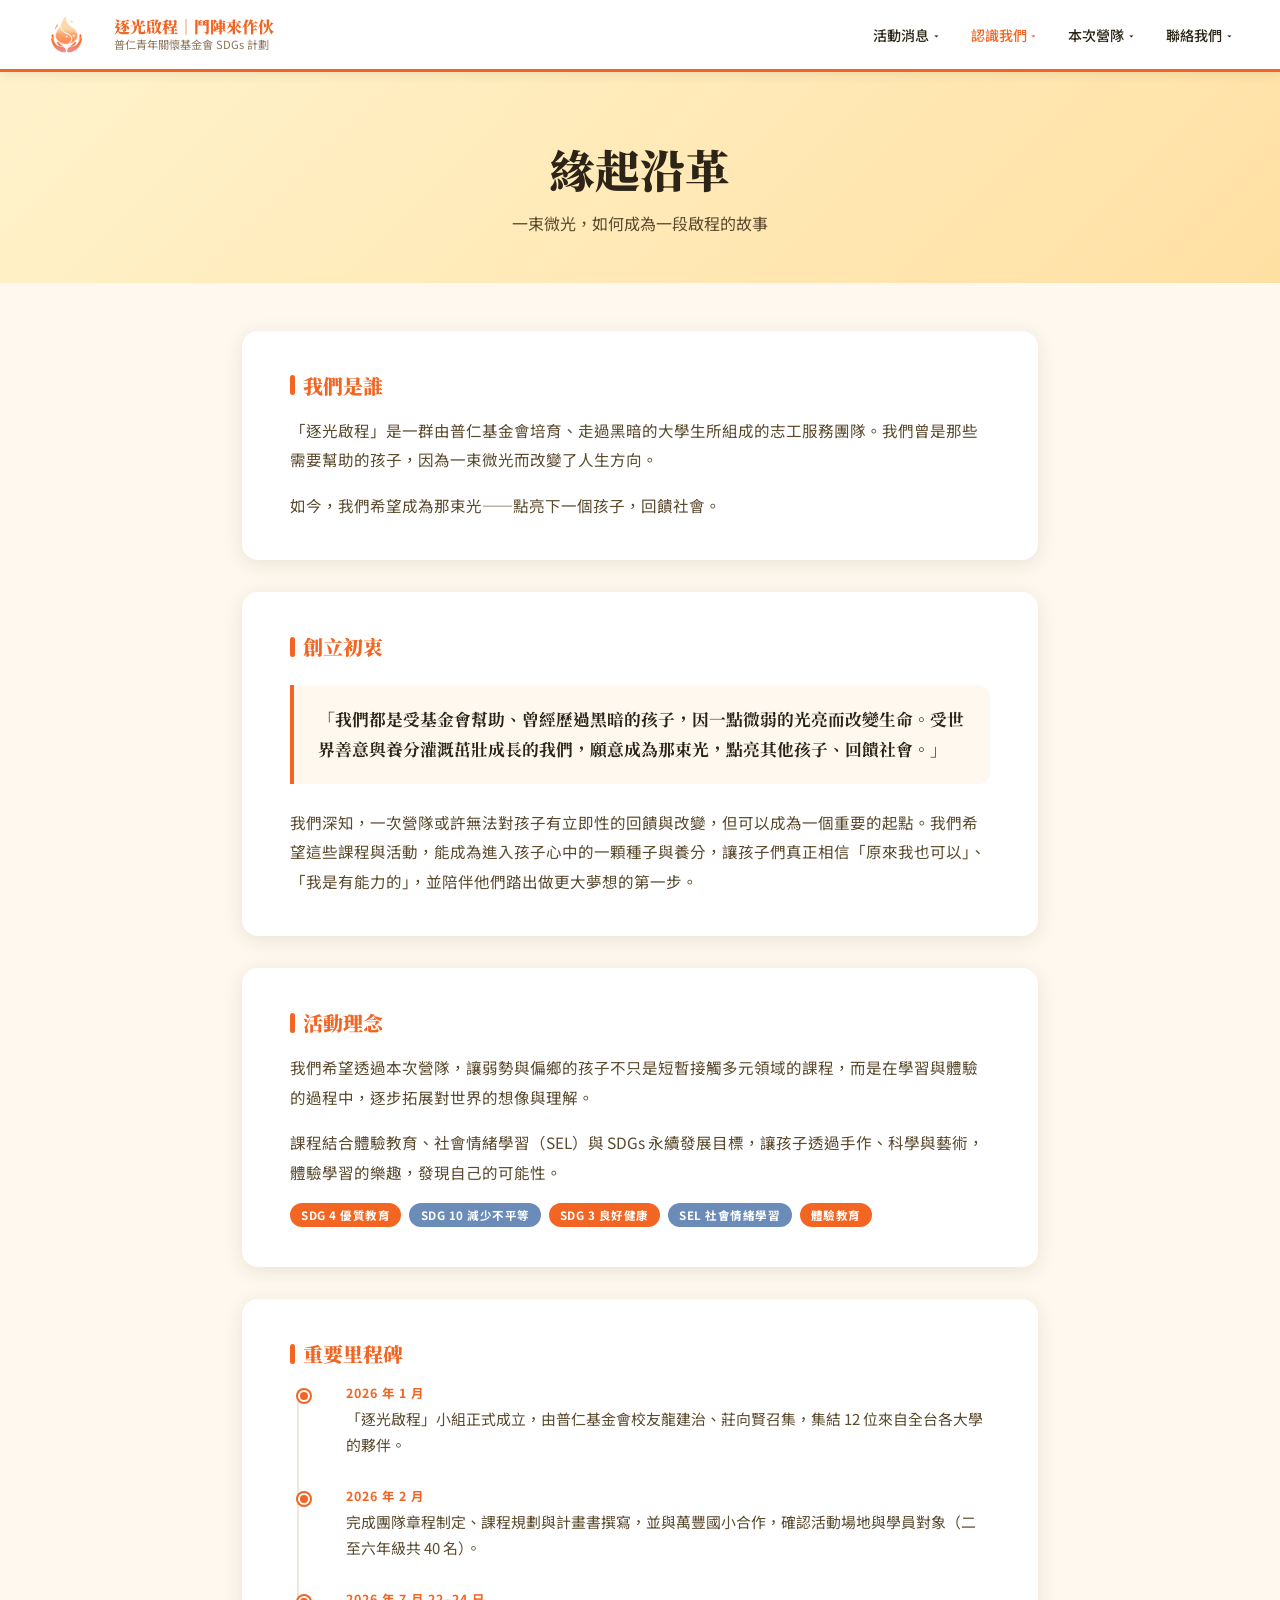
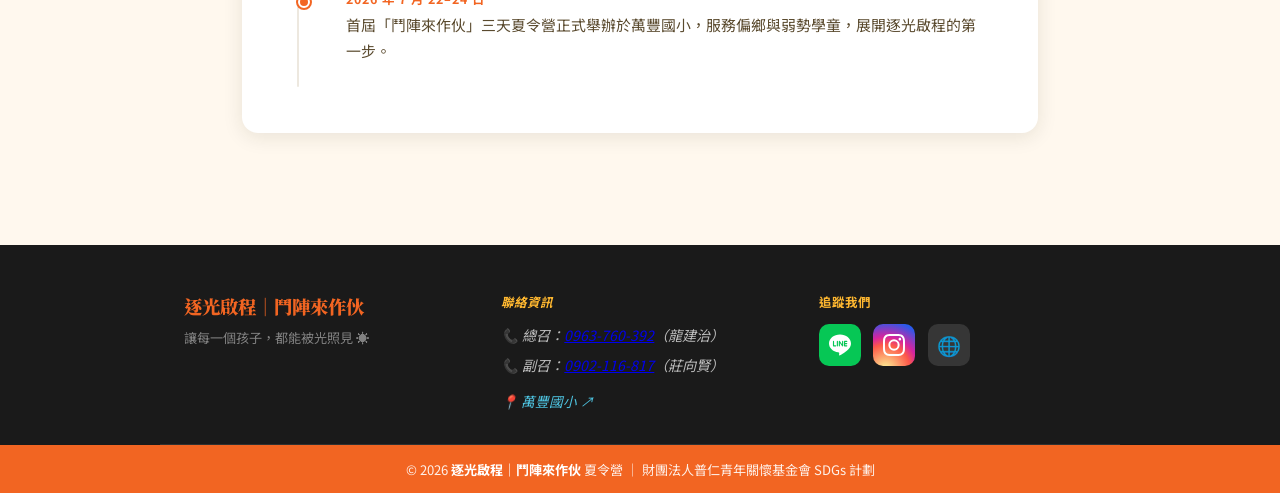
<file: history.html>
<!DOCTYPE html>
<html lang="zh-TW">
<head>
  <meta charset="UTF-8" />
  <meta name="viewport" content="width=device-width, initial-scale=1.0" />
  <title>緣起沿革｜逐光啟程 鬥陣來作伙 2026</title>
  <meta name="description" content="逐光啟程的緣起與沿革 — 一群受普仁基金會幫助的大學生，決定成為照亮下一個孩子的微光。" />
  <meta name="theme-color" content="#F26522" />
  <link rel="icon" href="全透明檔.png" type="image/png" />
  <link rel="canonical" href="https://jojo082708.github.io/camp-2026/history.html" />
  <meta property="og:title" content="緣起沿革｜逐光啟程 鬥陣來作伙 2026" />
  <meta property="og:description" content="一束微光，如何成為一段啟程的故事。" />
  <meta property="og:image" content="https://jojo082708.github.io/camp-2026/全透明檔.png" />
  <meta property="og:url" content="https://jojo082708.github.io/camp-2026/history.html" />
  <meta property="og:type" content="website" />
  <link rel="preconnect" href="https://fonts.googleapis.com" />
  <link rel="preconnect" href="https://fonts.gstatic.com" crossorigin />
  <link href="https://fonts.googleapis.com/css2?family=Noto+Serif+TC:wght@400;700;900&family=Noto+Sans+TC:wght@400;500;700&display=swap" rel="stylesheet" />
  <link rel="stylesheet" href="css/shared.css" />
  <style>
    :root {
      --shadow: rgba(44,36,22,.10);
    }

    body {
      font-family: 'Noto Sans TC', sans-serif;
      background: var(--cream);
      color: var(--text);
      min-height: 100vh;
      display: flex;
      flex-direction: column;
    }

    .page-header {
      background: linear-gradient(135deg, #FFF3CC, #FFE0A3);
      padding: 4rem 2rem 3rem;
      text-align: center;
    }
    .page-title {
      font-family: 'Noto Serif TC', serif;
      font-size: 2.8rem; font-weight: 900;
      color: var(--text);
    }
    .page-sub { margin-top: .6rem; color: var(--mid); font-size: 1rem; }

    .page-content {
      max-width: 860px;
      margin: 3rem auto 5rem;
      padding: 0 2rem;
      flex: 1;
    }

    .section-card {
      background: #fff;
      border-radius: 16px;
      box-shadow: 0 4px 20px var(--shadow);
      padding: 2.5rem 3rem;
      margin-bottom: 2rem;
    }

    .section-label {
      font-family: 'Noto Serif TC', serif;
      font-size: 1.25rem; font-weight: 900;
      color: var(--orange);
      margin-bottom: 1rem;
      display: flex; align-items: center; gap: .5rem;
    }
    .section-label::before {
      content: '';
      display: inline-block;
      width: 5px; height: 1.25rem;
      background: var(--orange);
      border-radius: 3px;
      flex-shrink: 0;
    }

    .section-card p {
      line-height: 1.9;
      color: var(--mid);
      font-size: .97rem;
    }
    .section-card p + p { margin-top: 1rem; }

    .highlight-quote {
      border-left: 4px solid var(--orange);
      background: #FFF8EE;
      padding: 1.2rem 1.5rem;
      border-radius: 0 12px 12px 0;
      margin: 1.5rem 0;
      font-family: 'Noto Serif TC', serif;
      font-size: 1.05rem;
      font-weight: 700;
      color: var(--text);
      line-height: 1.8;
    }

    .timeline { position: relative; padding-left: 2rem; margin-top: .5rem; }
    .timeline::before {
      content: '';
      position: absolute; left: 7px; top: 6px; bottom: 6px;
      width: 2px; background: #ede8df;
      border-radius: 2px;
    }
    .tl-item {
      position: relative;
      padding: 0 0 1.8rem 1.5rem;
    }
    .tl-item::before {
      content: '';
      position: absolute; left: -1.5rem; top: 6px;
      width: 12px; height: 12px;
      border-radius: 50%;
      background: var(--orange);
      border: 2px solid #fff;
      box-shadow: 0 0 0 2px var(--orange);
    }
    .tl-year {
      font-weight: 700; font-size: .78rem;
      color: var(--orange); letter-spacing: 1px;
      margin-bottom: .25rem;
    }
    .tl-text { color: var(--mid); font-size: .93rem; line-height: 1.75; }

    .sdg-tags { display: flex; flex-wrap: wrap; gap: .5rem; margin-top: 1rem; }
    .sdg-tag {
      display: inline-block;
      background: var(--orange);
      color: #fff;
      font-size: .72rem; font-weight: 700;
      padding: .25rem .7rem;
      border-radius: 20px;
      letter-spacing: .5px;
    }
    .sdg-tag.blue { background: var(--blue); }
  </style>
</head>
<body>

<nav>
  <a href="index.html" class="nav-logo">
    <picture><source srcset="全透明檔.webp" type="image/webp"><img src="全透明檔.png" alt="普仁青年關懷基金會" onerror="this.style.display='none';" /></picture>
    <div class="nav-logo-fallback">
      <span class="logo-main">逐光啟程｜鬥陣來作伙</span>
      <span class="logo-sub">普仁青年關懷基金會 SDGs 計劃</span>
    </div>
  </a>
  <div class="hamburger" onclick="toggleMenu()">
    <span></span><span></span><span></span>
  </div>
  <ul class="nav-menu" id="navMenu">
    <li>
      <span>活動消息 <span class="caret">▾</span></span>
      <div class="dropdown">
        <a href="news.html">最新消息</a>
      </div>
    </li>
    <li class="active">
      <span>認識我們 <span class="caret">▾</span></span>
      <div class="dropdown">
        <a href="history.html">緣起沿革</a>
        <a href="organization.html">組織職掌</a>
        <a href="member.html">成員</a>
        <a href="achievements.html">歷年成果</a>
      </div>
    </li>
    <li>
      <span>本次營隊 <span class="caret">▾</span></span>
      <div class="dropdown">
        <a href="index.html#purpose">活動目的</a>
        <a href="index.html#schedule">活動流程</a>
        <a href="index.html#courses">課程內容</a>
        <a href="index.html#games">大地遊戲</a>
      </div>
    </li>
    <li>
      <span>聯絡我們 <span class="caret">▾</span></span>
      <div class="dropdown">
        <a href="https://lin.ee/nWMiqPr" target="_blank" rel="noopener noreferrer">Line客服</a>
        <a href="https://www.instagram.com/beyond__the__light/" target="_blank" rel="noopener noreferrer">Instagram</a>
      </div>
    </li>
  </ul>
</nav>

<div class="page-header">
  <h1 class="page-title">緣起沿革</h1>
  <p class="page-sub">一束微光，如何成為一段啟程的故事</p>
</div>

<main class="page-content">

  <div class="section-card">
    <div class="section-label">我們是誰</div>
    <p>「逐光啟程」是一群由普仁基金會培育、走過黑暗的大學生所組成的志工服務團隊。我們曾是那些需要幫助的孩子，因為一束微光而改變了人生方向。</p>
    <p>如今，我們希望成為那束光——點亮下一個孩子，回饋社會。</p>
  </div>

  <div class="section-card">
    <div class="section-label">創立初衷</div>
    <div class="highlight-quote">「我們都是受基金會幫助、曾經歷過黑暗的孩子，因一點微弱的光亮而改變生命。受世界善意與養分灌溉茁壯成長的我們，願意成為那束光，點亮其他孩子、回饋社會。」</div>
    <p>我們深知，一次營隊或許無法對孩子有立即性的回饋與改變，但可以成為一個重要的起點。我們希望這些課程與活動，能成為進入孩子心中的一顆種子與養分，讓孩子們真正相信「原來我也可以」、「我是有能力的」，並陪伴他們踏出做更大夢想的第一步。</p>
  </div>

  <div class="section-card">
    <div class="section-label">活動理念</div>
    <p>我們希望透過本次營隊，讓弱勢與偏鄉的孩子不只是短暫接觸多元領域的課程，而是在學習與體驗的過程中，逐步拓展對世界的想像與理解。</p>
    <p>課程結合體驗教育、社會情緒學習（SEL）與 SDGs 永續發展目標，讓孩子透過手作、科學與藝術，體驗學習的樂趣，發現自己的可能性。</p>
    <div class="sdg-tags">
      <span class="sdg-tag">SDG 4 優質教育</span>
      <span class="sdg-tag blue">SDG 10 減少不平等</span>
      <span class="sdg-tag">SDG 3 良好健康</span>
      <span class="sdg-tag blue">SEL 社會情緒學習</span>
      <span class="sdg-tag">體驗教育</span>
    </div>
  </div>

  <div class="section-card">
    <div class="section-label">重要里程碑</div>
    <div class="timeline">
      <div class="tl-item">
        <div class="tl-year">2026 年 1 月</div>
        <div class="tl-text">「逐光啟程」小組正式成立，由普仁基金會校友龍建治、莊向賢召集，集結 12 位來自全台各大學的夥伴。</div>
      </div>
      <div class="tl-item">
        <div class="tl-year">2026 年 2 月</div>
        <div class="tl-text">完成團隊章程制定、課程規劃與計畫書撰寫，並與萬豐國小合作，確認活動場地與學員對象（二至六年級共 40 名）。</div>
      </div>
      <div class="tl-item">
        <div class="tl-year">2026 年 7 月 22–24 日</div>
        <div class="tl-text">首屆「鬥陣來作伙」三天夏令營正式舉辦於萬豐國小，服務偏鄉與弱勢學童，展開逐光啟程的第一步。</div>
      </div>
    </div>
  </div>

</main>

<footer>
  <div class="footer-main">
    <div class="footer-brand">
      <span class="footer-logo-text">逐光啟程｜鬥陣來作伙</span>
      <p class="footer-tagline">讓每一個孩子，都能被光照見 ☀️</p>
    </div>
    <address class="footer-contact">
      <div class="footer-section-label">聯絡資訊</div>
      <p>📞 總召：<a href="tel:+886963760392">0963-760-392</a>（龍建治）</p>
      <p>📞 副召：<a href="tel:+886902116817">0902-116-817</a>（莊向賢）</p>
      <a class="footer-map-link" href="https://maps.google.com/?q=萬豐國小" target="_blank" rel="noopener noreferrer">
        📍 萬豐國小 ↗
      </a>
    </address>
    <div class="footer-social-block">
      <div class="footer-section-label">追蹤我們</div>
      <div class="footer-socials">
        <a href="https://lin.ee/nWMiqPr" target="_blank" rel="noopener noreferrer" class="social-btn line" aria-label="LINE">
          <svg viewBox="0 0 24 24" fill="currentColor"><path d="M19.365 9.863c.349 0 .63.285.63.631 0 .345-.281.63-.63.63H17.61v1.125h1.755c.349 0 .63.283.63.63 0 .344-.281.629-.63.629h-2.386c-.345 0-.627-.285-.627-.629V8.108c0-.345.282-.63.627-.63h2.386c.349 0 .63.285.63.63 0 .349-.281.63-.63.63H17.61v1.125h1.755zm-3.855 3.016c0 .27-.174.51-.432.596-.064.021-.133.031-.199.031-.211 0-.391-.09-.51-.25l-2.443-3.317v2.94c0 .344-.279.629-.631.629-.346 0-.626-.285-.626-.629V8.108c0-.27.173-.51.43-.595.06-.023.136-.033.194-.033.195 0 .375.104.495.254l2.462 3.33V8.108c0-.345.282-.63.63-.63.345 0 .63.285.63.63v4.771zm-5.741 0c0 .344-.282.629-.631.629-.345 0-.627-.285-.627-.629V8.108c0-.345.282-.63.627-.63.349 0 .631.285.631.63v4.771zm-2.466.629H4.917c-.345 0-.63-.285-.63-.629V8.108c0-.345.285-.63.63-.63.348 0 .63.285.63.63v4.141h1.756c.348 0 .629.283.629.63 0 .344-.281.629-.629.629M24 10.314C24 4.943 18.615.572 12 .572S0 4.943 0 10.314c0 4.811 4.27 8.842 10.035 9.608.391.082.923.258 1.058.59.12.301.079.766.038 1.08l-.164 1.02c-.045.301-.24 1.186 1.049.645 1.291-.539 6.916-4.078 9.436-6.975C23.176 14.393 24 12.458 24 10.314"/></svg>
        </a>
        <a href="https://www.instagram.com/beyond__the__light/" target="_blank" rel="noopener noreferrer" class="social-btn ig" aria-label="Instagram">
          <svg viewBox="0 0 24 24" fill="currentColor"><path d="M12 2.163c3.204 0 3.584.012 4.85.07 3.252.148 4.771 1.691 4.919 4.919.058 1.265.069 1.645.069 4.849 0 3.205-.012 3.584-.069 4.849-.149 3.225-1.664 4.771-4.919 4.919-1.266.058-1.644.07-4.85.07-3.204 0-3.584-.012-4.849-.07-3.26-.149-4.771-1.699-4.919-4.92-.058-1.265-.07-1.644-.07-4.849 0-3.204.013-3.583.07-4.849.149-3.227 1.664-4.771 4.919-4.919 1.266-.057 1.645-.069 4.849-.069zM12 0C8.741 0 8.333.014 7.053.072 2.695.272.273 2.69.073 7.052.014 8.333 0 8.741 0 12c0 3.259.014 3.668.072 4.948.2 4.358 2.618 6.78 6.98 6.98C8.333 23.986 8.741 24 12 24c3.259 0 3.668-.014 4.948-.072 4.354-.2 6.782-2.618 6.979-6.98.059-1.28.073-1.689.073-4.948 0-3.259-.014-3.667-.072-4.947-.196-4.354-2.617-6.78-6.979-6.98C15.668.014 15.259 0 12 0zm0 5.838a6.162 6.162 0 100 12.324 6.162 6.162 0 000-12.324zM12 16a4 4 0 110-8 4 4 0 010 8zm6.406-11.845a1.44 1.44 0 100 2.881 1.44 1.44 0 000-2.881z"/></svg>
        </a>
        <a href="https://www.you-care.org.tw/" target="_blank" rel="noopener noreferrer" class="social-btn web" aria-label="普仁官網">🌐</a>
      </div>
    </div>
  </div>
  <hr class="footer-divider" />
  <div class="footer-copy">
    © 2026 <strong>逐光啟程｜鬥陣來作伙</strong> 夏令營 ｜ 財團法人普仁青年關懷基金會 SDGs 計劃
  </div>
</footer>

<script src="js/shared.js" defer></script>
</body>
</html>
</file>
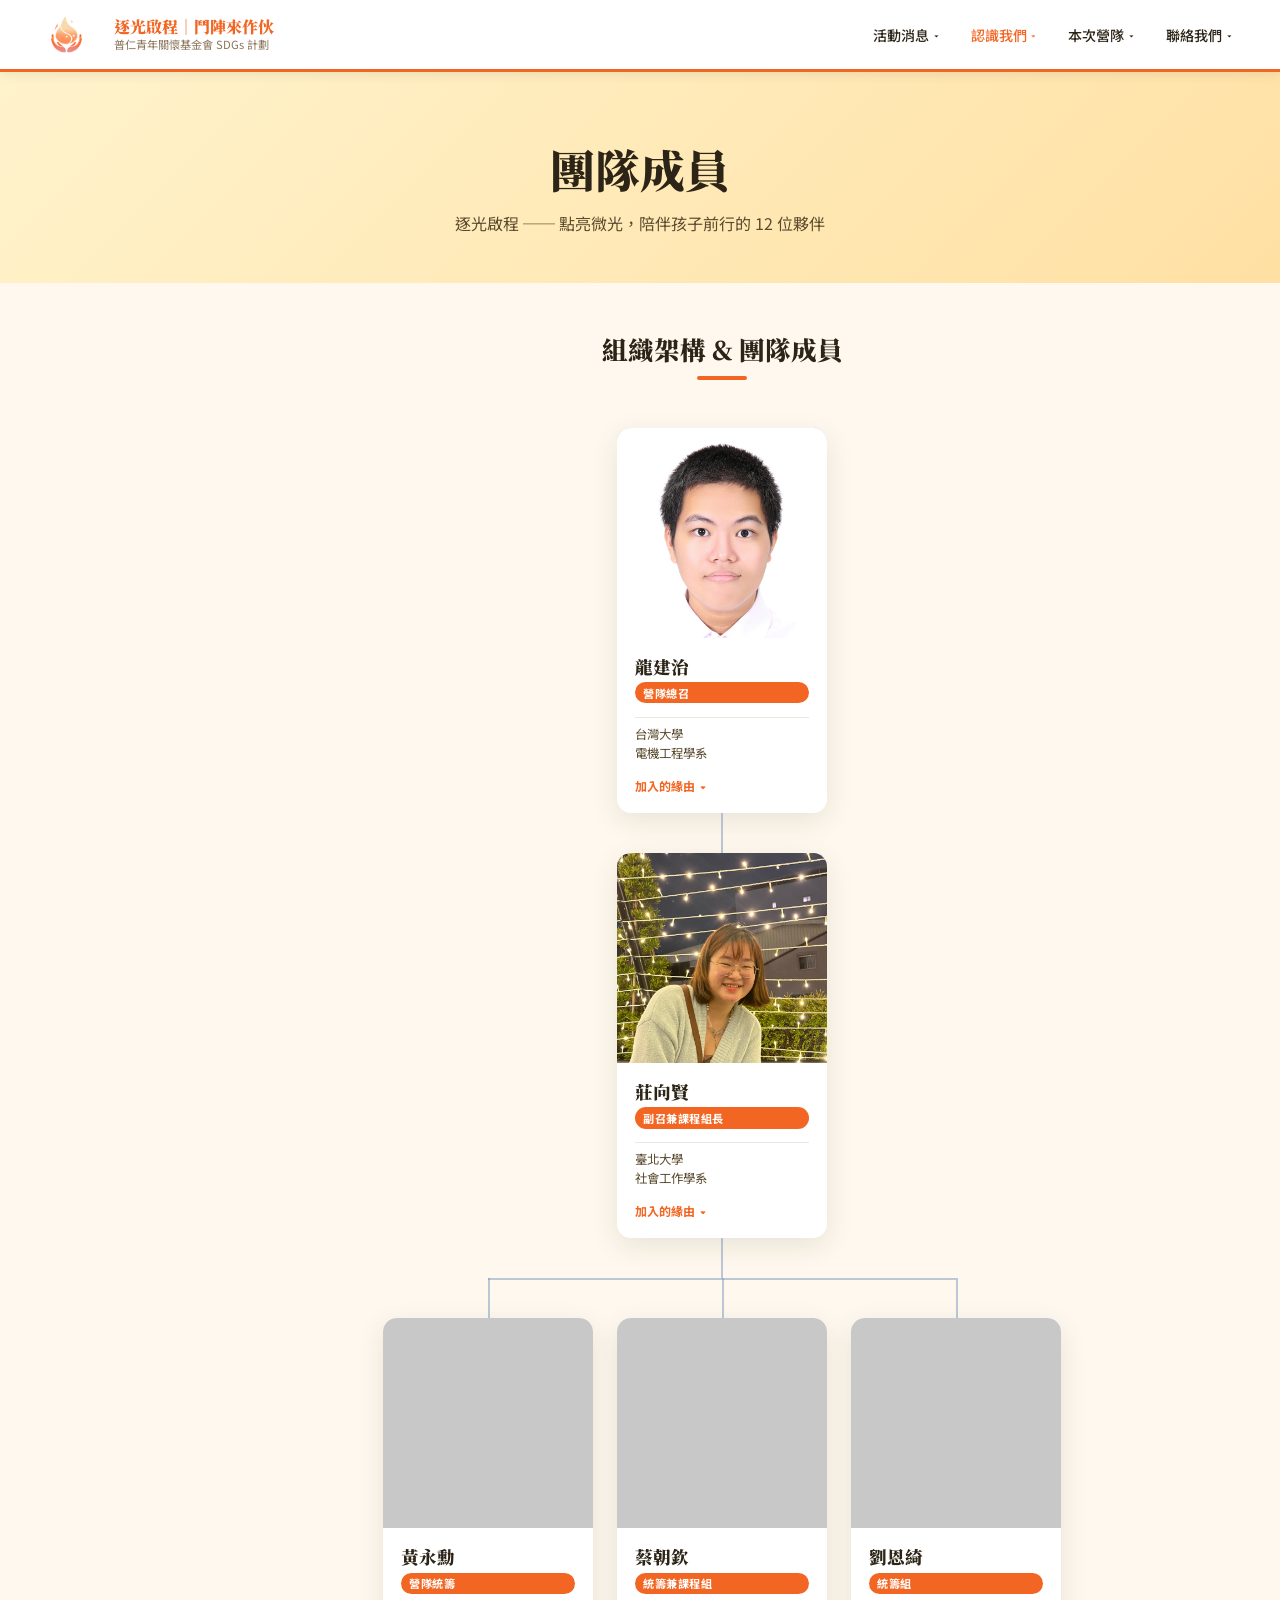
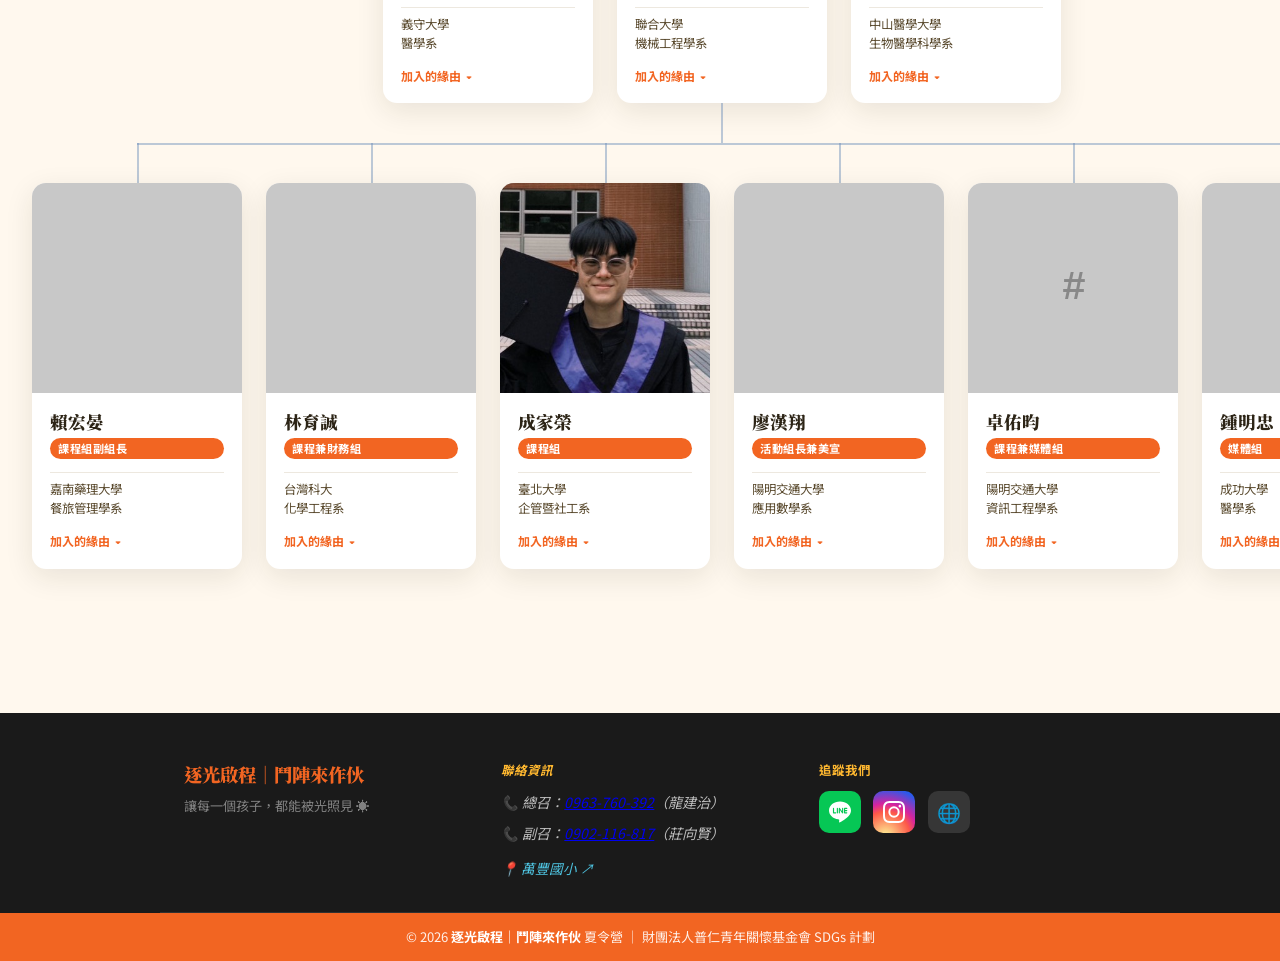
<file: member.html>
<!DOCTYPE html>
<html lang="zh-TW">
<head>
  <meta charset="UTF-8" />
  <meta name="viewport" content="width=device-width, initial-scale=1.0" />
  <title>團隊成員｜逐光啟程 鬥陣來作伙 2026</title>
  <meta name="description" content="逐光啟程團隊成員 — 12 位來自全台各大學的志工夥伴，陪伴偏鄉孩子前行。" />
  <meta name="theme-color" content="#F26522" />
  <link rel="icon" href="全透明檔.png" type="image/png" />
  <link rel="canonical" href="https://jojo082708.github.io/camp-2026/member.html" />
  <meta property="og:title" content="團隊成員｜逐光啟程 鬥陣來作伙 2026" />
  <meta property="og:description" content="逐光啟程 — 點亮微光，陪伴孩子前行的 12 位夥伴。" />
  <meta property="og:image" content="https://jojo082708.github.io/camp-2026/全透明檔.png" />
  <meta property="og:url" content="https://jojo082708.github.io/camp-2026/member.html" />
  <meta property="og:type" content="website" />
  <link rel="preconnect" href="https://fonts.googleapis.com" />
  <link rel="preconnect" href="https://fonts.gstatic.com" crossorigin />
  <link href="https://fonts.googleapis.com/css2?family=Noto+Serif+TC:wght@400;700;900&family=Noto+Sans+TC:wght@400;500;700&display=swap" rel="stylesheet" />
  <link rel="stylesheet" href="css/shared.css" />
  <style>
    :root {
      --white:  #FFFFFF;
      --shadow: rgba(44,36,22,.10);
    }

    body {
      font-family: 'Noto Sans TC', sans-serif;
      background: var(--cream);
      color: var(--text);
      min-height: 100vh;
      display: flex;
      flex-direction: column;
    }

    .page-header {
      background: linear-gradient(135deg, #FFF3CC, #FFE0A3);
      padding: 4rem 2rem 3rem;
      text-align: center;
    }
    .page-title {
      font-family: 'Noto Serif TC', serif;
      font-size: 2.8rem; font-weight: 900;
      color: var(--text);
    }
    .page-sub { margin-top: .6rem; color: var(--mid); font-size: 1rem; }

    .page-content {
      max-width: 1600px;
      margin: 0 auto;
      padding: 3rem 2rem 5rem;
      flex: 1;
    }

    /* ORG TREE */
    .org-section { margin-bottom: 4rem; }
    .org-title {
      font-family: 'Noto Serif TC', serif;
      font-size: 1.6rem; font-weight: 900;
      text-align: center;
      margin-bottom: 3rem;
      position: relative;
    }
    .org-title::after {
      content: '';
      display: block;
      width: 50px; height: 4px;
      background: var(--orange);
      margin: .6rem auto 0;
      border-radius: 2px;
    }

    .org-tree { display: flex; flex-direction: column; align-items: center; }

    .tree-row {
      display: flex;
      justify-content: center;
      gap: 1.5rem;
      position: relative;
    }

    .v-line {
      width: 2px; height: 40px;
      background: var(--blue);
      opacity: .45;
    }

    .h-branch {
      position: relative;
      display: flex;
      justify-content: center;
      height: 40px;
    }
    .h-branch::before {
      content: '';
      position: absolute;
      top: 0;
      left: var(--hl); right: var(--hr);
      height: 2px;
      background: var(--blue);
      opacity: .45;
    }
    .h-branch .drop {
      position: absolute;
      width: 2px; top: 0; bottom: 0;
      background: var(--blue);
      opacity: .45;
    }

    /* MEMBER CARD */
    .member-card {
      background: var(--white);
      border-radius: 14px;
      box-shadow: 0 8px 28px var(--shadow);
      overflow: hidden;
      width: 210px;
      flex-shrink: 0;
      transition: transform .3s, box-shadow .3s;
      display: flex;
      flex-direction: column;
    }
    .member-card:hover {
      transform: translateY(-7px);
      box-shadow: 0 18px 42px rgba(44,36,22,.18);
    }

    .member-photo-wrap {
      position: relative;
      width: 100%;
      padding-top: 100%;
      background: #C8C8C8;
      overflow: hidden;
      flex-shrink: 0;
    }
    .member-photo-wrap img,
    .member-photo-wrap .photo-placeholder {
      position: absolute;
      top: 0; left: 0;
      width: 100%; height: 100%;
    }
    .member-photo-wrap img {
      object-fit: cover;
      object-position: center top;
      display: block;
      transition: transform .5s;
    }
    .member-card:hover .member-photo-wrap img { transform: scale(1.05); }
    .member-photo-wrap .photo-placeholder {
      display: flex; align-items: center; justify-content: center;
    }

    .photo-placeholder {
      color: #888;
      font-size: 2.5rem; font-weight: 900;
      font-family: monospace;
      letter-spacing: -2px;
      user-select: none;
    }

    .member-info {
      padding: 1rem 1.1rem 1.2rem;
      flex: 1;
      display: flex;
      flex-direction: column;
    }
    .member-name {
      font-family: 'Noto Serif TC', serif;
      font-size: 1.1rem; font-weight: 900;
      margin-bottom: .2rem;
    }
    .member-role-tag {
      display: inline-block;
      background: var(--orange);
      color: white;
      font-size: .7rem; font-weight: 700;
      padding: .16rem .55rem;
      border-radius: 20px;
      letter-spacing: .5px;
      margin-bottom: .5rem;
    }
    .member-school {
      font-size: .78rem; color: var(--mid);
      line-height: 1.5;
      border-top: 1px solid #ede8df;
      padding-top: .45rem;
      margin-top: .35rem;
      margin-bottom: .5rem;
    }

    .mot-toggle {
      background: none; border: none; cursor: pointer;
      display: flex; align-items: center; gap: .35rem;
      font-size: .75rem; color: var(--orange);
      font-family: 'Noto Sans TC', sans-serif; font-weight: 700;
      padding: .4rem 0 0; width: 100%;
      margin-top: auto;
    }
    .mot-toggle::after { content: '▾'; font-size: .7rem; transition: transform .3s; }
    .mot-toggle.open::after { transform: rotate(180deg); }

    .mot-panel { display: none; margin-top: .5rem; }
    .mot-panel.open { display: block; }
    .mot-panel p { font-size: .74rem; color: var(--mid); line-height: 1.65; }

    @media (max-width: 1200px) {
      .member-card { width: 180px; }
      .tree-row { gap: 1rem; }
    }
    @media (max-width: 700px) {
      .tree-row { flex-wrap: wrap; }
      .member-card { width: 150px; }
      .h-branch::before { display: none; }
      .h-branch .drop { display: none; }
    }
  </style>
</head>
<body>

<nav>
  <a href="index.html" class="nav-logo">
    <picture><source srcset="全透明檔.webp" type="image/webp"><img src="全透明檔.png" alt="普仁青年關懷基金會" onerror="this.style.display='none';" /></picture>
    <div class="nav-logo-fallback">
      <span class="logo-main">逐光啟程｜鬥陣來作伙</span>
      <span class="logo-sub">普仁青年關懷基金會 SDGs 計劃</span>
    </div>
  </a>
  <div class="hamburger" onclick="toggleMenu()">
    <span></span><span></span><span></span>
  </div>
  <ul class="nav-menu" id="navMenu">
    <li>
      <span>活動消息 <span class="caret">▾</span></span>
      <div class="dropdown">
        <a href="news.html">最新消息</a>
      </div>
    </li>
    <li class="active">
      <span>認識我們 <span class="caret">▾</span></span>
      <div class="dropdown">
        <a href="history.html">緣起沿革</a>
        <a href="organization.html">組織職掌</a>
        <a href="member.html">成員</a>
        <a href="achievements.html">歷年成果</a>
      </div>
    </li>
    <li>
      <span>本次營隊 <span class="caret">▾</span></span>
      <div class="dropdown">
        <a href="index.html#purpose">活動目的</a>
        <a href="index.html#schedule">活動流程</a>
        <a href="index.html#courses">課程內容</a>
        <a href="index.html#games">大地遊戲</a>
      </div>
    </li>
    <li>
      <span>聯絡我們 <span class="caret">▾</span></span>
      <div class="dropdown">
        <a href="https://lin.ee/nWMiqPr" target="_blank" rel="noopener noreferrer">Line客服</a>
        <a href="https://www.instagram.com/beyond__the__light/" target="_blank" rel="noopener noreferrer">Instagram</a>
      </div>
    </li>
  </ul>
</nav>

<div class="page-header">
  <h1 class="page-title">團隊成員</h1>
  <p class="page-sub">逐光啟程 ── 點亮微光，陪伴孩子前行的 12 位夥伴</p>
</div>

<main class="page-content">
  <section class="org-section">
    <h2 class="org-title">組織架構 &amp; 團隊成員</h2>

    <div class="org-tree">

      <div class="tree-row">
        <div class="member-card">
          <div class="member-photo-wrap"><img src="成員照片/龍王.jpg" alt="龍建治" loading="lazy" decoding="async"></div>
          <div class="member-info">
            <div class="member-name">龍建治</div>
            <span class="member-role-tag">營隊總召</span>
            <div class="member-school">台灣大學<br>電機工程學系</div>
            <button class="mot-toggle" onclick="toggleMot(this)">加入的緣由</button>
            <div class="mot-panel">
              <p>曾是弱勢家庭的孩子，因遇見一位願意理解自己的數學老師而改變人生方向。參與教育部交換計畫赴美後，深感偏鄉孩子不只缺資源，更缺眼界。希望透過營隊讓孩子第一次相信「原來我也可以」，踏出追夢的第一步。</p>
            </div>
          </div>
        </div>
      </div>

      <div class="v-line"></div>

      <div class="tree-row" id="row2">
        <div class="member-card">
          <div class="member-photo-wrap"><img src="成員照片/莊.jpg" alt="莊向賢" loading="lazy" decoding="async"></div>
          <div class="member-info">
            <div class="member-name">莊向賢</div>
            <span class="member-role-tag">副召兼課程組長</span>
            <div class="member-school">臺北大學<br>社會工作學系</div>
            <button class="mot-toggle" onclick="toggleMot(this)">加入的緣由</button>
            <div class="mot-panel">
              <p>身為社工系與輔導科雙修師資生，曾在黑暗中掙扎卻感受過微光的力量。深刻體悟「減少不平等」不只是政治術語，而是對待每個不同生命的方式。期望以體驗教育與 SEL，將 SDGs 轉化為孩子能觸碰的日常。</p>
            </div>
          </div>
        </div>
      </div><div class="v-line"></div>

      <div class="h-branch" id="hbar3">
        <div class="drop" id="drop3-0"></div>
        <div class="drop" id="drop3-1"></div>
        <div class="drop" id="drop3-2"></div>
      </div>

      <div class="tree-row" id="row3">

        <div class="member-card">
          <div class="member-photo-wrap"><img src="成員照片/黃.jpg" alt="黃永勳" loading="lazy" decoding="async"></div>
          <div class="member-info">
            <div class="member-name">黃永勳</div>
            <span class="member-role-tag">營隊統籌</span>
            <div class="member-school">義守大學<br>醫學系</div>
            <button class="mot-toggle" onclick="toggleMot(this)">加入的緣由</button>
            <div class="mot-panel">
              <p>國中時家中變故，幸有班導全力協助才得以翻轉人生。深信「教育是翻轉階級的根本」。在美國一行中認識總召龍建治，被其對教育的熱忱打動，決定以豐富的營隊帶隊經驗加入，希望讓孩子拓展視野、啟發思考。</p>
            </div>
          </div>
        </div>

        <div class="member-card">
          <div class="member-photo-wrap"><img src="成員照片/蔡.jpg" alt="蔡朝欽" loading="lazy" decoding="async"></div>
          <div class="member-info">
            <div class="member-name">蔡朝欽</div>
            <span class="member-role-tag">統籌兼課程組</span>
            <div class="member-school">聯合大學<br>機械工程學系</div>
            <button class="mot-toggle" onclick="toggleMot(this)">加入的緣由</button>
            <div class="mot-panel">
              <p>國小時對學習感到排斥，國中遇到用生活實例教數學的老師而改變態度；高中接觸生活科技後發現學習可以很有趣。希望設計結合手作與程式的課程，讓孩子透過實作體驗，發現學習不只是課本與考試。</p>
            </div>
          </div>
        </div>

        <div class="member-card">
          <div class="member-photo-wrap"><img src="成員照片/劉.jpg" alt="劉恩綺" loading="lazy" decoding="async"></div>
          <div class="member-info">
            <div class="member-name">劉恩綺</div>
            <span class="member-role-tag">統籌組</span>
            <div class="member-school">中山醫學大學<br>生物醫學科學系</div>
            <button class="mot-toggle" onclick="toggleMot(this)">加入的緣由</button>
            <div class="mot-panel">
              <p>出生於單親家庭，從小在花蓮後山的自然環境中成長，與偏鄉孩童有著天然的共通點。高中一年的科展研究鍛鍊出極大的耐心與抗壓性。期望以陪伴代替說教，在短短幾天的營隊中帶給孩子充滿安全感且啟發好奇心的溫暖時光。</p>
            </div>
          </div>
        </div>

      </div><div class="v-line"></div>

      <div class="h-branch" id="hbar4">
        <div class="drop" id="drop4-0"></div>
        <div class="drop" id="drop4-1"></div>
        <div class="drop" id="drop4-2"></div>
        <div class="drop" id="drop4-3"></div>
        <div class="drop" id="drop4-4"></div>
        <div class="drop" id="drop4-5"></div>
      </div>

      <div class="tree-row" id="row4">

        <div class="member-card">
          <div class="member-photo-wrap"><img src="成員照片/小賴.png" alt="賴宏晏" loading="lazy" decoding="async"></div>
          <div class="member-info">
            <div class="member-name">賴宏晏</div>
            <span class="member-role-tag">課程組副組長</span>
            <div class="member-school">嘉南藥理大學<br>餐旅管理學系</div>
            <button class="mot-toggle" onclick="toggleMot(this)">加入的緣由</button>
            <div class="mot-panel">
              <p>成長過程中曾對自我價值感到懷疑，直到遇見一位願意傾聽的老師才逐漸建立自信。觀察到許多孩子並非缺乏能力，而是缺少被看見的機會，希望透過活動引導孩子學習合作與表達。</p>
            </div>
          </div>
        </div>

        <div class="member-card">
          <div class="member-photo-wrap"><img src="成員照片/林.jpg" alt="林育誠" loading="lazy" decoding="async"></div>
          <div class="member-info">
            <div class="member-name">林育誠</div>
            <span class="member-role-tag">課程兼財務組</span>
            <div class="member-school">台灣科大<br>化學工程系</div>
            <button class="mot-toggle" onclick="toggleMot(this)">加入的緣由</button>
            <div class="mot-panel">
              <p>求學階段雖成績不錯，卻時常不知如何與人建立關係而感到不自在。深知一個溫暖的陪伴對覺得自己被遺忘的孩子有多重要。希望以化工專業與服務熱忱，成為連結知識與學生的橋樑。</p>
            </div>
          </div>
        </div>

        <div class="member-card">
          <div class="member-photo-wrap"><img src="成員照片/成.jpg" alt="成家榮" loading="lazy" decoding="async"></div>
          <div class="member-info">
            <div class="member-name">成家榮</div>
            <span class="member-role-tag">課程組</span>
            <div class="member-school">臺北大學<br>企管暨社工系</div>
            <button class="mot-toggle" onclick="toggleMot(this)">加入的緣由</button>
            <div class="mot-panel">
              <p>堅信「一個人可以走得快，但一群人可以走得遠」。在向賢邀請下加入，將 SEL 與修復式正義的理念帶入營隊，希望把 SDGs 轉化為孩子能理解與參與的體驗，引導他們在日常中實踐關懷與責任。</p>
            </div>
          </div>
        </div>

        <div class="member-card">
          <div class="member-photo-wrap"><img src="成員照片/牢大.jpg" alt="廖漢翔" loading="lazy" decoding="async"></div>
          <div class="member-info">
            <div class="member-name">廖漢翔</div>
            <span class="member-role-tag">活動組長兼美宣</span>
            <div class="member-school">陽明交通大學<br>應用數學系</div>
            <button class="mot-toggle" onclick="toggleMot(this)">加入的緣由</button>
            <div class="mot-panel">
              <p>從普仁夏令營的隊輔到交大返鄉服務，每次活動帶領都讓他更確信陪伴的力量。擅長設計破冰活動、美宣視覺與舞蹈教學，讓他成為最能打破孩子心防的那個人。希望把這些累積的活動能量，帶給資源相對匱乏的偏鄉孩子。</p>
            </div>
          </div>
        </div>

        <div class="member-card">
          <div class="member-photo-wrap"><div class="photo-placeholder">#</div></div>
          <div class="member-info">
            <div class="member-name">卓佑昀</div>
            <span class="member-role-tag">課程兼媒體組</span>
            <div class="member-school">陽明交通大學<br>資訊工程學系</div>
            <button class="mot-toggle" onclick="toggleMot(this)">加入的緣由</button>
            <div class="mot-panel">
              <p>曾是縮在角落、不諳社交的孩子，因家境壓力學會隱忍，直到國中遇見一位用恆久耐心拆掉心牆的老師。因為走過那段幽暗，更能察覺營隊中那些眼神藏著防備的孩子。希望以哥哥的身分陪伴沉默的孩子，讓他們知道自己並不孤單。</p>
            </div>
          </div>
        </div>

        <div class="member-card">
          <div class="member-photo-wrap"><img src="成員照片/鍾.jpg" alt="鍾明忠" loading="lazy" decoding="async"></div>
          <div class="member-info">
            <div class="member-name">鍾明忠</div>
            <span class="member-role-tag">媒體組</span>
            <div class="member-school">成功大學<br>醫學系</div>
            <button class="mot-toggle" onclick="toggleMot(this)">加入的緣由</button>
            <div class="mot-panel">
              <p>每次陪伴和幫助別人時，反而覺得自己獲得更多。在臨床學習中發現，醫療更多是陪伴與理解；若能在孩子年幼時種下對健康的認識，就是一種預防醫學。希望以真誠的態度對待孩子，成為願意認真聽他們說話的大哥哥。</p>
            </div>
          </div>
        </div>

      </div></div></section>
</main>

<footer>
  <div class="footer-main">
    <div class="footer-brand">
      <span class="footer-logo-text">逐光啟程｜鬥陣來作伙</span>
      <p class="footer-tagline">讓每一個孩子，都能被光照見 ☀️</p>
    </div>
    <address class="footer-contact">
      <div class="footer-section-label">聯絡資訊</div>
      <p>📞 總召：<a href="tel:+886963760392">0963-760-392</a>（龍建治）</p>
      <p>📞 副召：<a href="tel:+886902116817">0902-116-817</a>（莊向賢）</p>
      <a class="footer-map-link" href="https://maps.google.com/?q=萬豐國小" target="_blank" rel="noopener noreferrer">
        📍 萬豐國小 ↗
      </a>
    </address>
    <div class="footer-social-block">
      <div class="footer-section-label">追蹤我們</div>
      <div class="footer-socials">
        <a href="https://lin.ee/nWMiqPr" target="_blank" rel="noopener noreferrer" class="social-btn line" aria-label="LINE">
          <svg viewBox="0 0 24 24" fill="currentColor"><path d="M19.365 9.863c.349 0 .63.285.63.631 0 .345-.281.63-.63.63H17.61v1.125h1.755c.349 0 .63.283.63.63 0 .344-.281.629-.63.629h-2.386c-.345 0-.627-.285-.627-.629V8.108c0-.345.282-.63.627-.63h2.386c.349 0 .63.285.63.63 0 .349-.281.63-.63.63H17.61v1.125h1.755zm-3.855 3.016c0 .27-.174.51-.432.596-.064.021-.133.031-.199.031-.211 0-.391-.09-.51-.25l-2.443-3.317v2.94c0 .344-.279.629-.631.629-.346 0-.626-.285-.626-.629V8.108c0-.27.173-.51.43-.595.06-.023.136-.033.194-.033.195 0 .375.104.495.254l2.462 3.33V8.108c0-.345.282-.63.63-.63.345 0 .63.285.63.63v4.771zm-5.741 0c0 .344-.282.629-.631.629-.345 0-.627-.285-.627-.629V8.108c0-.345.282-.63.627-.63.349 0 .631.285.631.63v4.771zm-2.466.629H4.917c-.345 0-.63-.285-.63-.629V8.108c0-.345.285-.63.63-.63.348 0 .63.285.63.63v4.141h1.756c.348 0 .629.283.629.63 0 .344-.281.629-.629.629M24 10.314C24 4.943 18.615.572 12 .572S0 4.943 0 10.314c0 4.811 4.27 8.842 10.035 9.608.391.082.923.258 1.058.59.12.301.079.766.038 1.08l-.164 1.02c-.045.301-.24 1.186 1.049.645 1.291-.539 6.916-4.078 9.436-6.975C23.176 14.393 24 12.458 24 10.314"/></svg>
        </a>
        <a href="https://www.instagram.com/beyond__the__light/" target="_blank" rel="noopener noreferrer" class="social-btn ig" aria-label="Instagram">
          <svg viewBox="0 0 24 24" fill="currentColor"><path d="M12 2.163c3.204 0 3.584.012 4.85.07 3.252.148 4.771 1.691 4.919 4.919.058 1.265.069 1.645.069 4.849 0 3.205-.012 3.584-.069 4.849-.149 3.225-1.664 4.771-4.919 4.919-1.266.058-1.644.07-4.85.07-3.204 0-3.584-.012-4.849-.07-3.26-.149-4.771-1.699-4.919-4.92-.058-1.265-.07-1.644-.07-4.849 0-3.204.013-3.583.07-4.849.149-3.227 1.664-4.771 4.919-4.919 1.266-.057 1.645-.069 4.849-.069zM12 0C8.741 0 8.333.014 7.053.072 2.695.272.273 2.69.073 7.052.014 8.333 0 8.741 0 12c0 3.259.014 3.668.072 4.948.2 4.358 2.618 6.78 6.98 6.98C8.333 23.986 8.741 24 12 24c3.259 0 3.668-.014 4.948-.072 4.354-.2 6.782-2.618 6.979-6.98.059-1.28.073-1.689.073-4.948 0-3.259-.014-3.667-.072-4.947-.196-4.354-2.617-6.78-6.979-6.98C15.668.014 15.259 0 12 0zm0 5.838a6.162 6.162 0 100 12.324 6.162 6.162 0 000-12.324zM12 16a4 4 0 110-8 4 4 0 010 8zm6.406-11.845a1.44 1.44 0 100 2.881 1.44 1.44 0 000-2.881z"/></svg>
        </a>
        <a href="https://www.you-care.org.tw/" target="_blank" rel="noopener noreferrer" class="social-btn web" aria-label="普仁官網">🌐</a>
      </div>
    </div>
  </div>
  <hr class="footer-divider" />
  <div class="footer-copy">
    © 2026 <strong>逐光啟程｜鬥陣來作伙</strong> 夏令營 ｜ 財團法人普仁青年關懷基金會 SDGs 計劃
  </div>
</footer>

<script src="js/shared.js" defer></script>
<script>
  function toggleMot(btn) {
    btn.classList.toggle('open');
    btn.nextElementSibling.classList.toggle('open');
  }

  function drawBranch(hbarId, rowId, dropPrefix) {
    var hbar  = document.getElementById(hbarId);
    var row   = document.getElementById(rowId);
    if (!hbar || !row) return;

    var cards = row.querySelectorAll('.member-card');
    if (cards.length === 0) return;

    var hbarRect  = hbar.getBoundingClientRect();
    var firstRect = cards[0].getBoundingClientRect();
    var lastRect  = cards[cards.length - 1].getBoundingClientRect();

    var leftPx  = firstRect.left + firstRect.width / 2 - hbarRect.left;
    var rightPx = hbarRect.right - (lastRect.left + lastRect.width / 2);

    hbar.style.setProperty('--hl', leftPx + 'px');
    hbar.style.setProperty('--hr', rightPx + 'px');

    cards.forEach(function (card, i) {
      var drop = document.getElementById(dropPrefix + i);
      if (!drop) return;
      var cardRect = card.getBoundingClientRect();
      var centerX  = cardRect.left + cardRect.width / 2 - hbarRect.left;
      drop.style.left = centerX + 'px';
    });
  }

  function drawAll() {
    drawBranch('hbar3', 'row3', 'drop3-');
    drawBranch('hbar4', 'row4', 'drop4-');
  }

  window.addEventListener('load', drawAll);
  window.addEventListener('resize', drawAll);
</script>

</body>
</html>
</file>
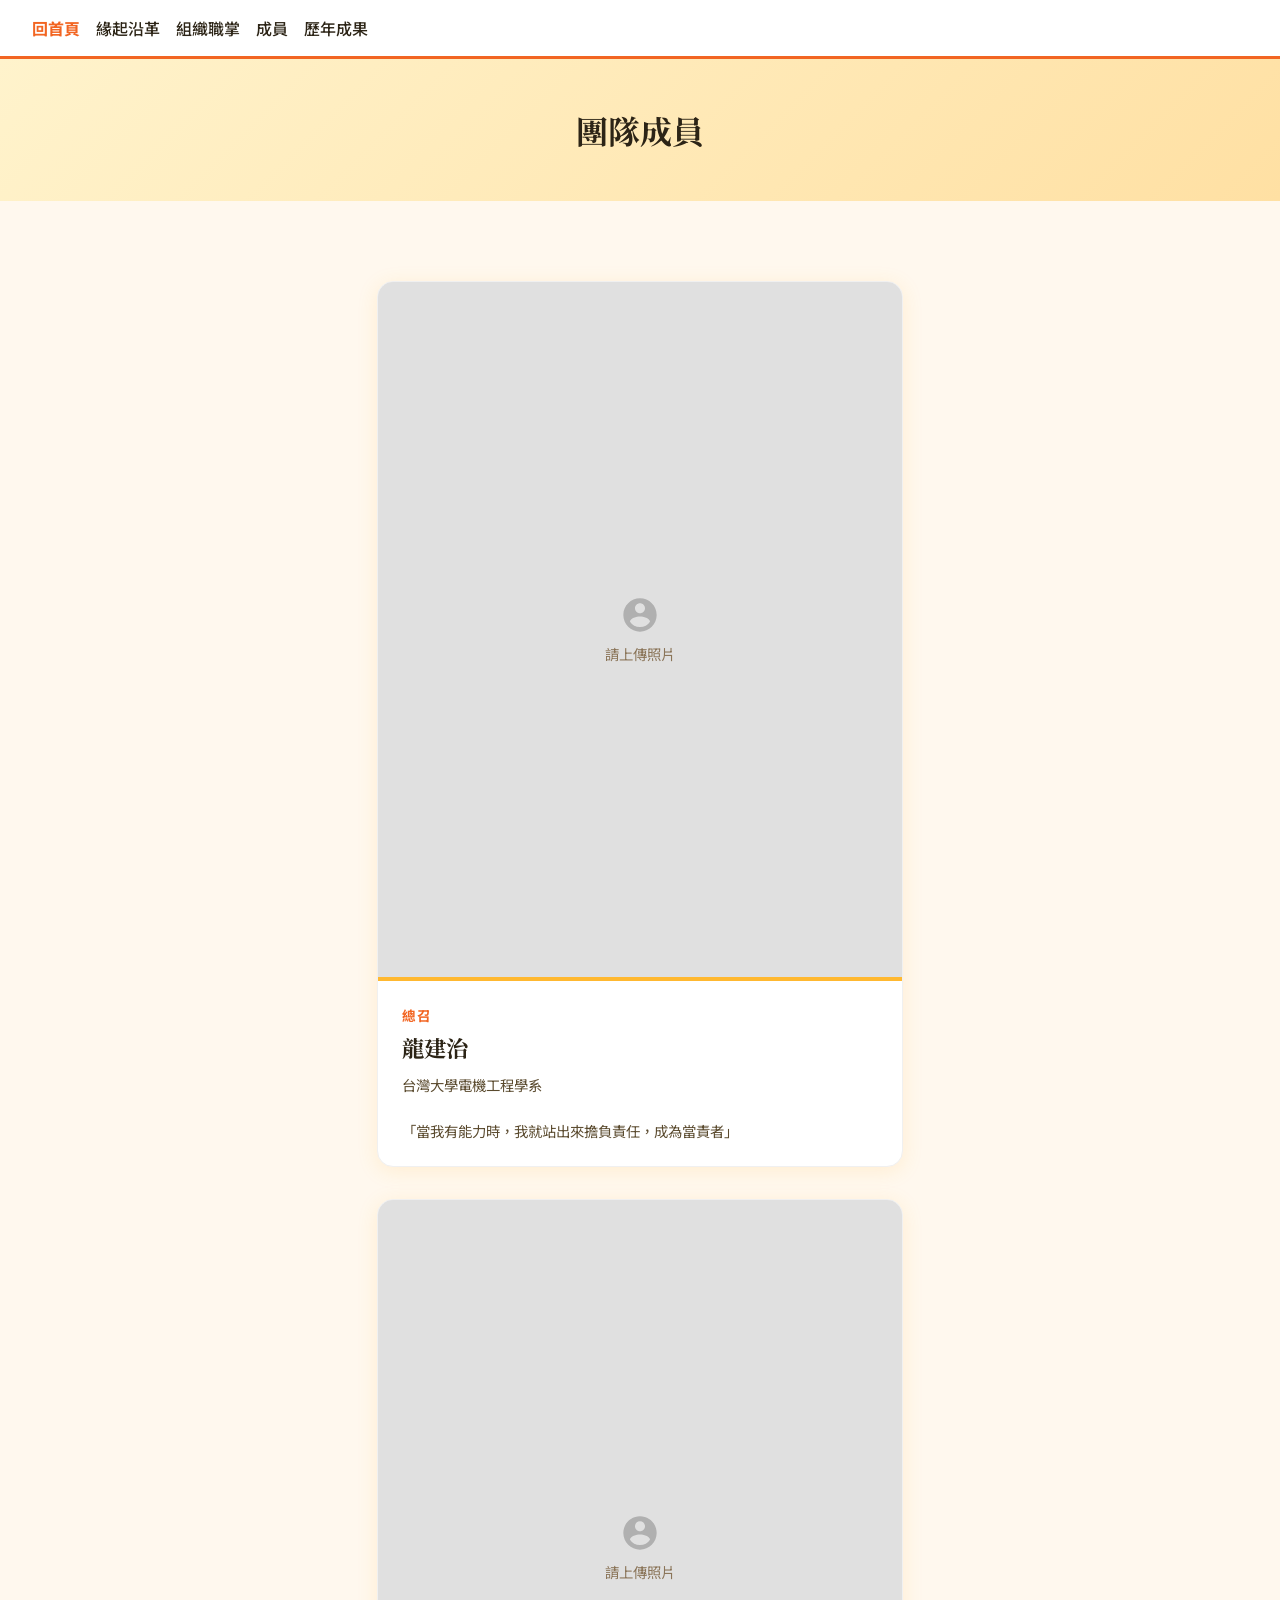
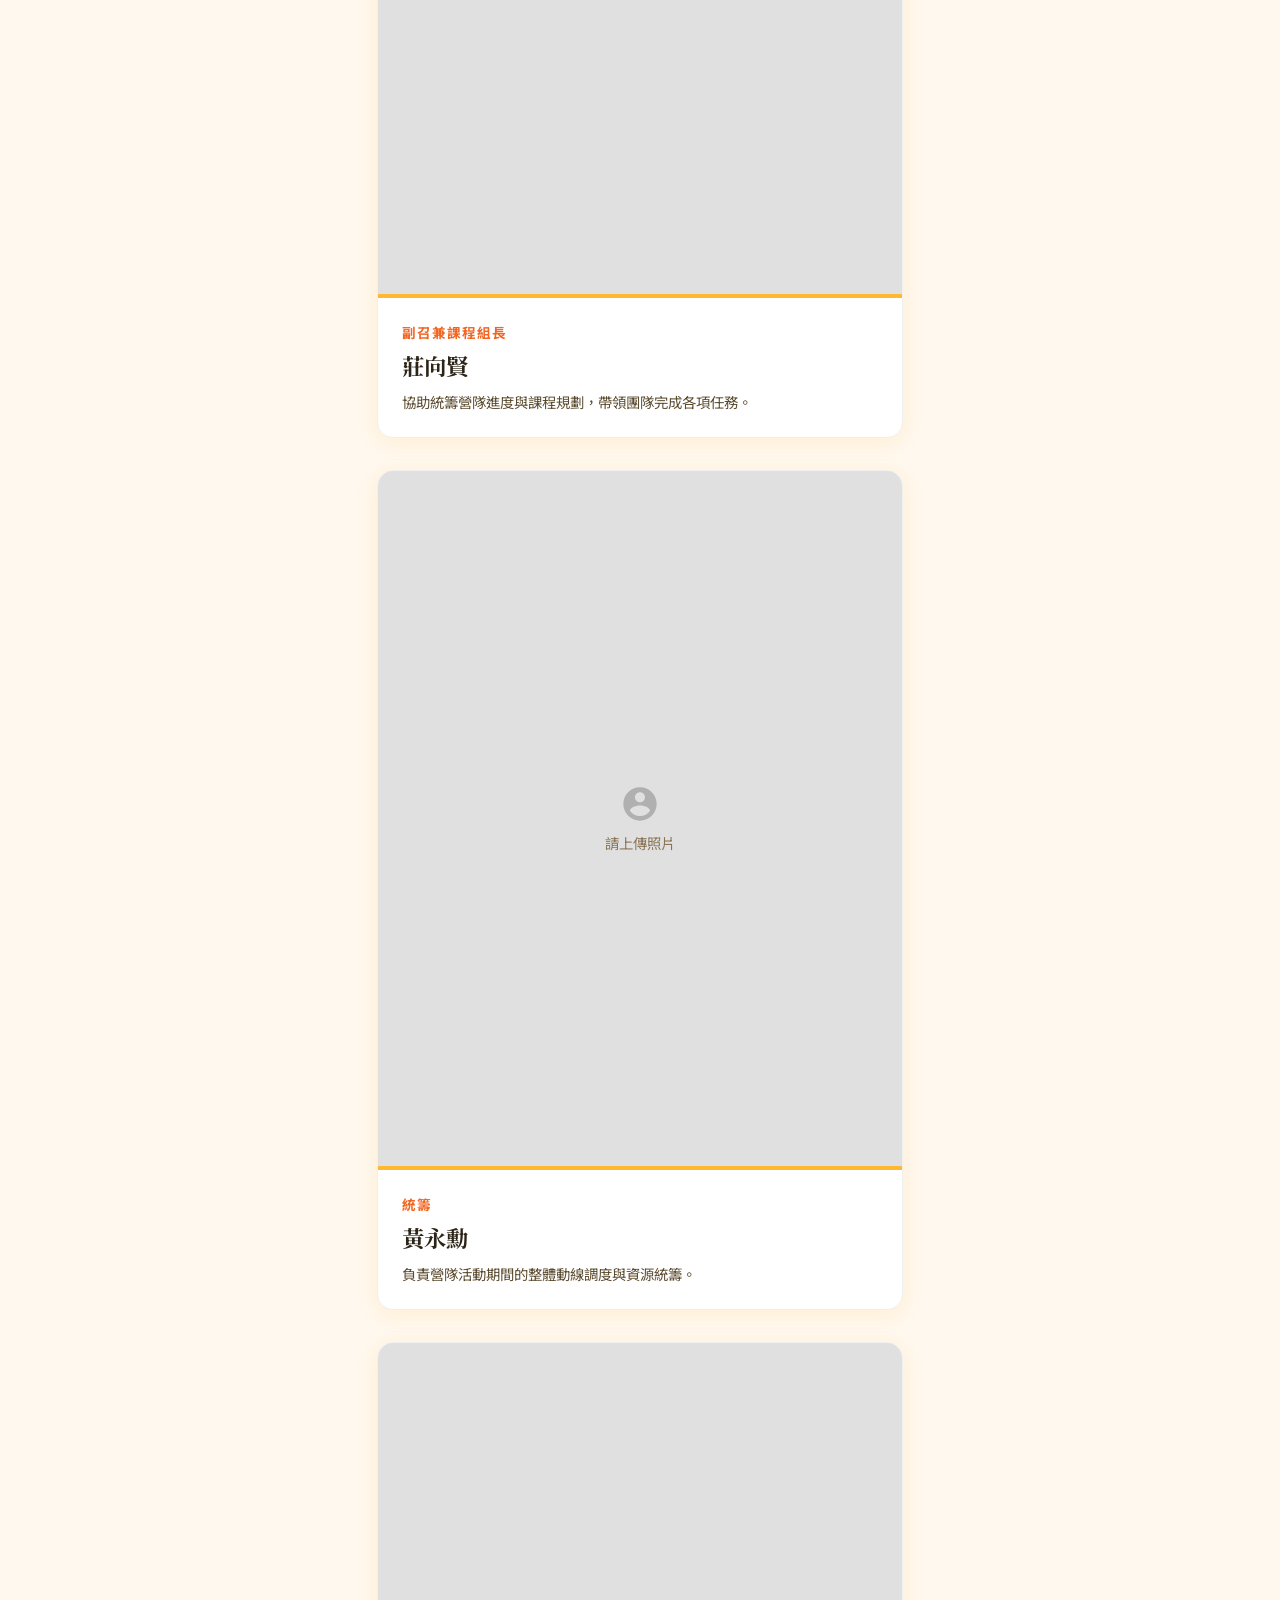
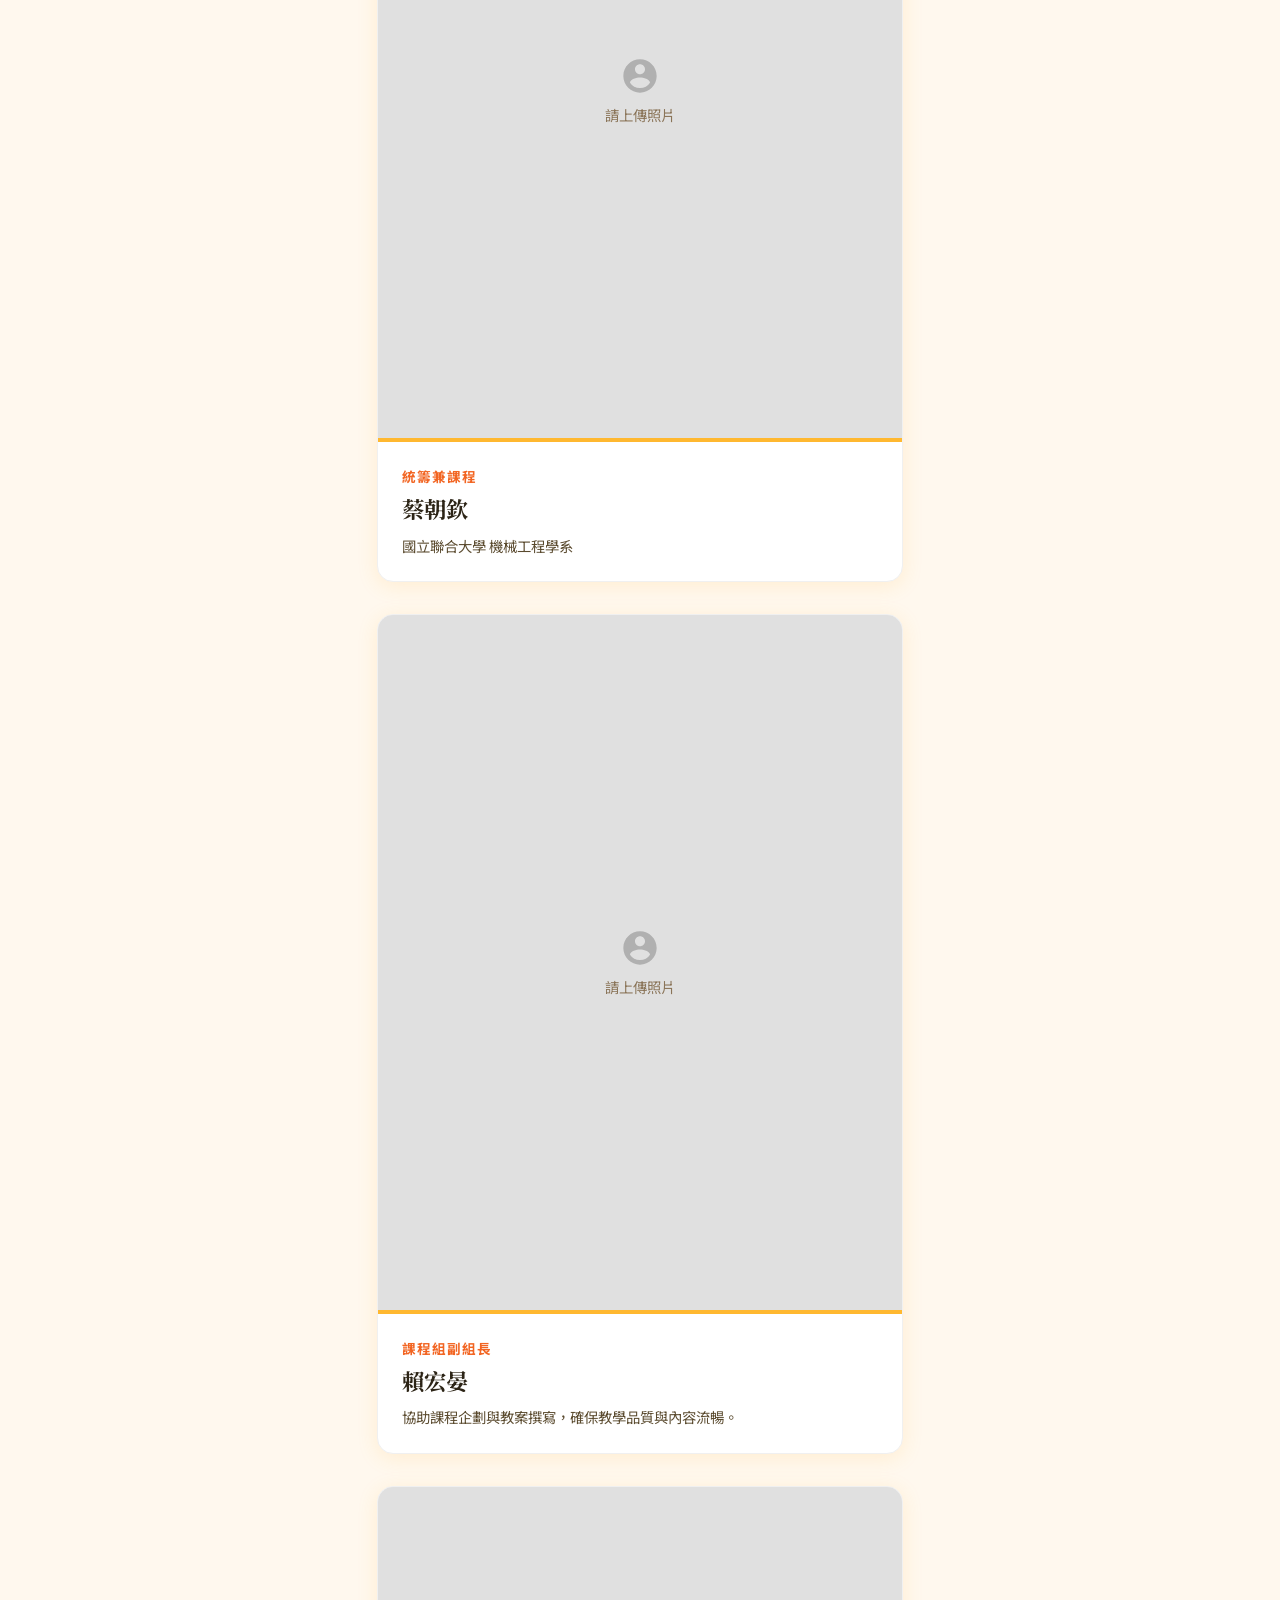
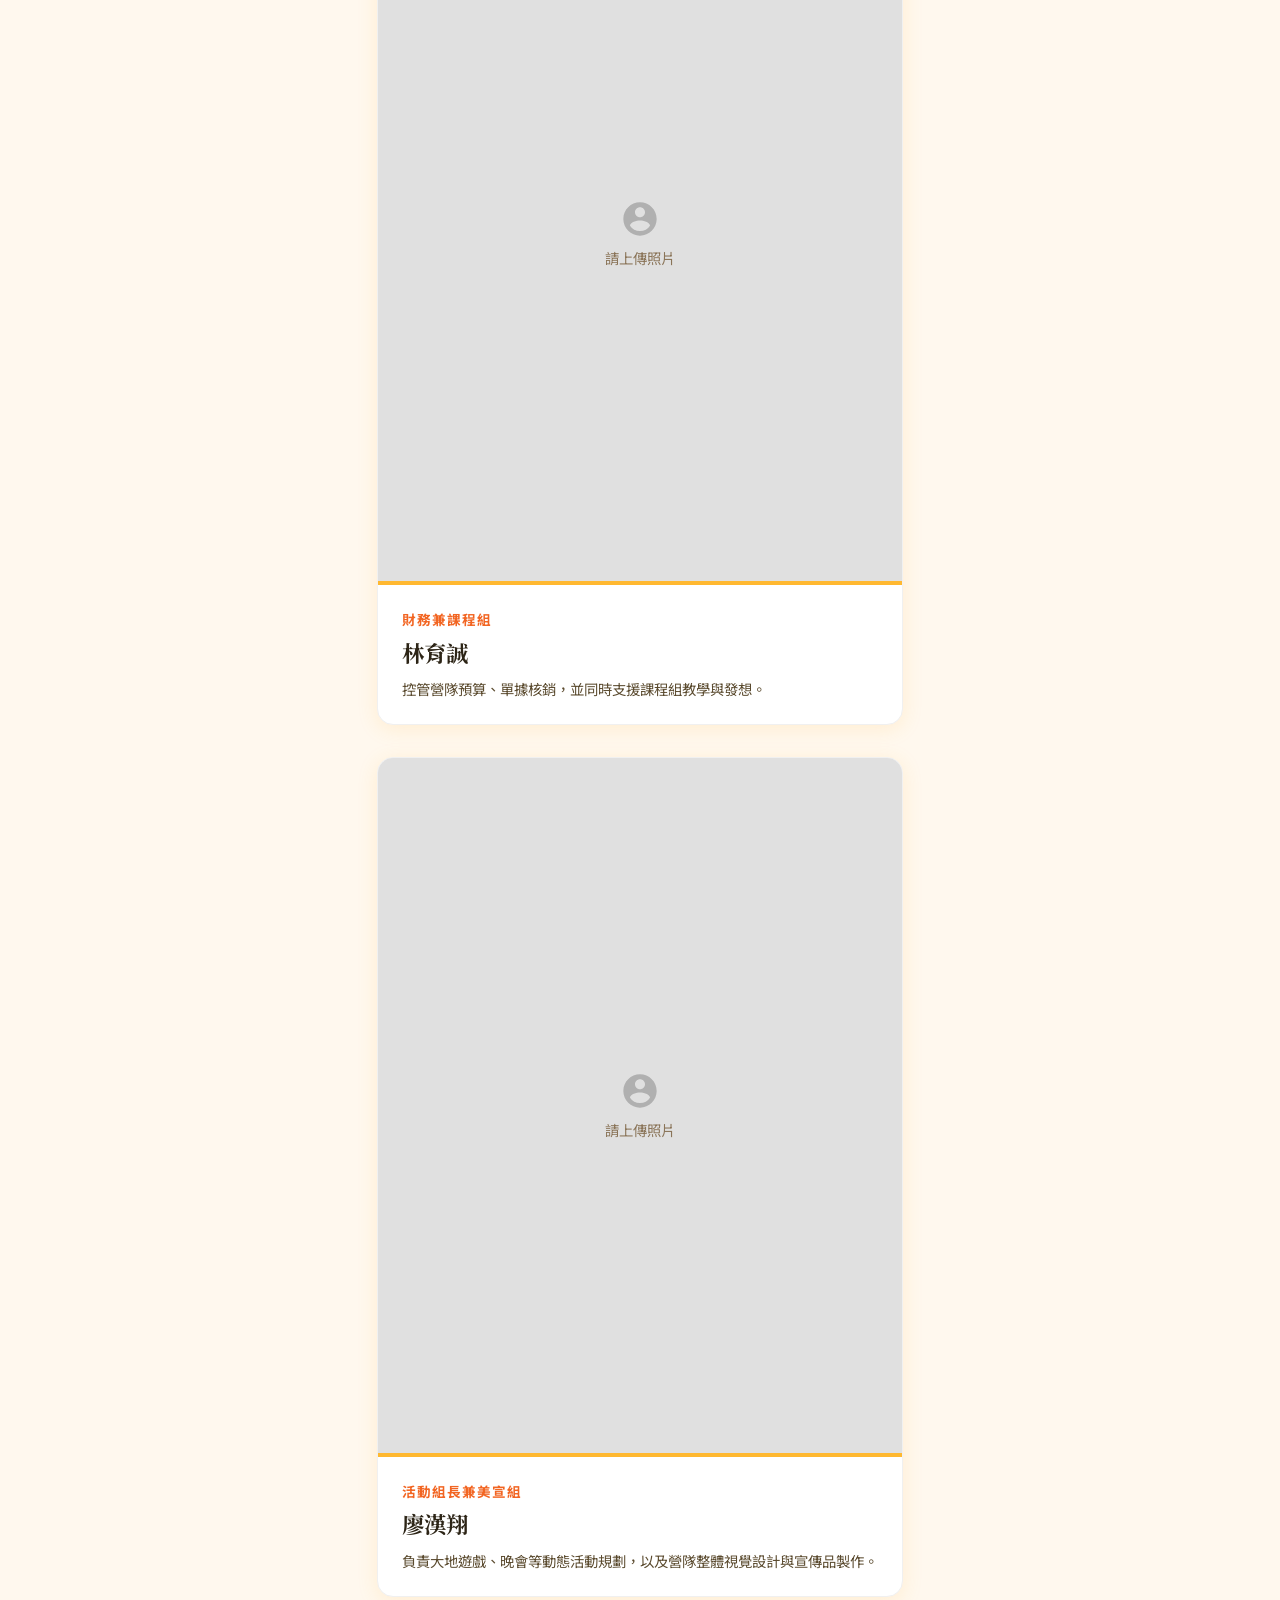
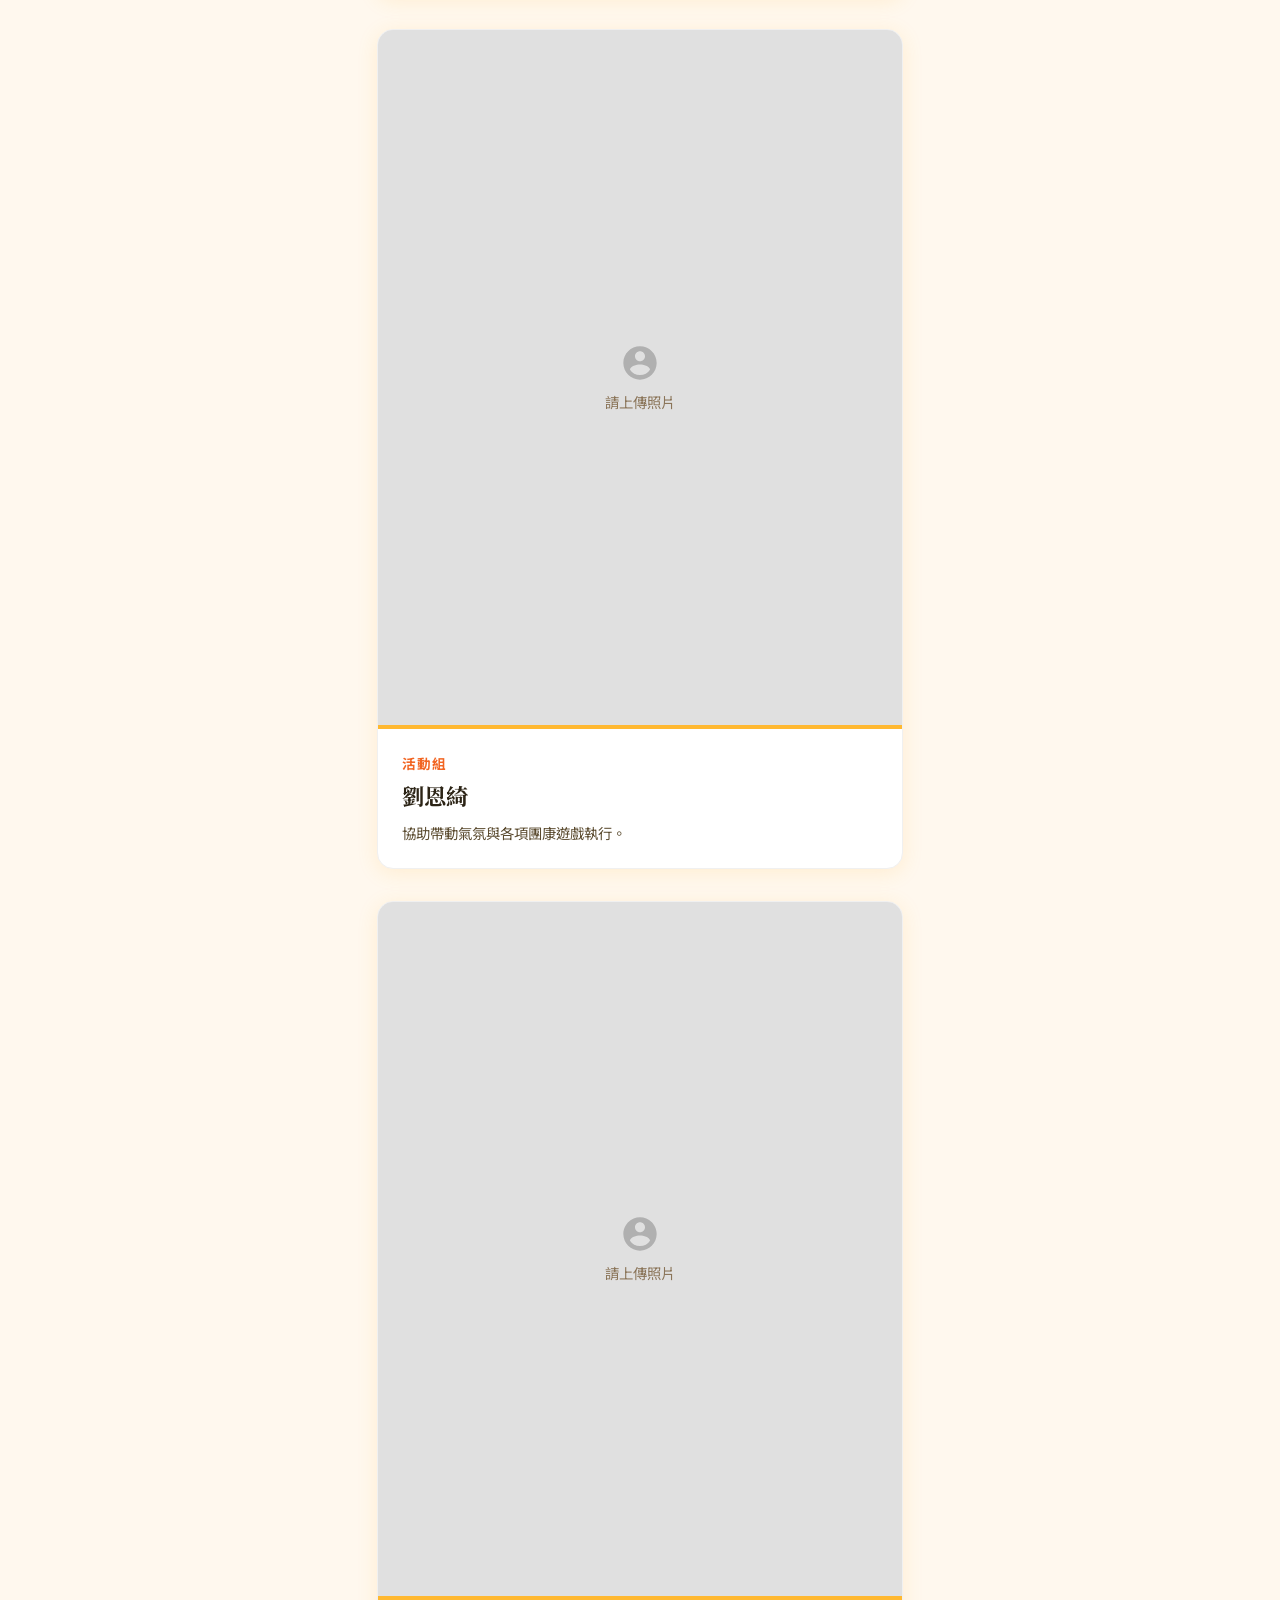
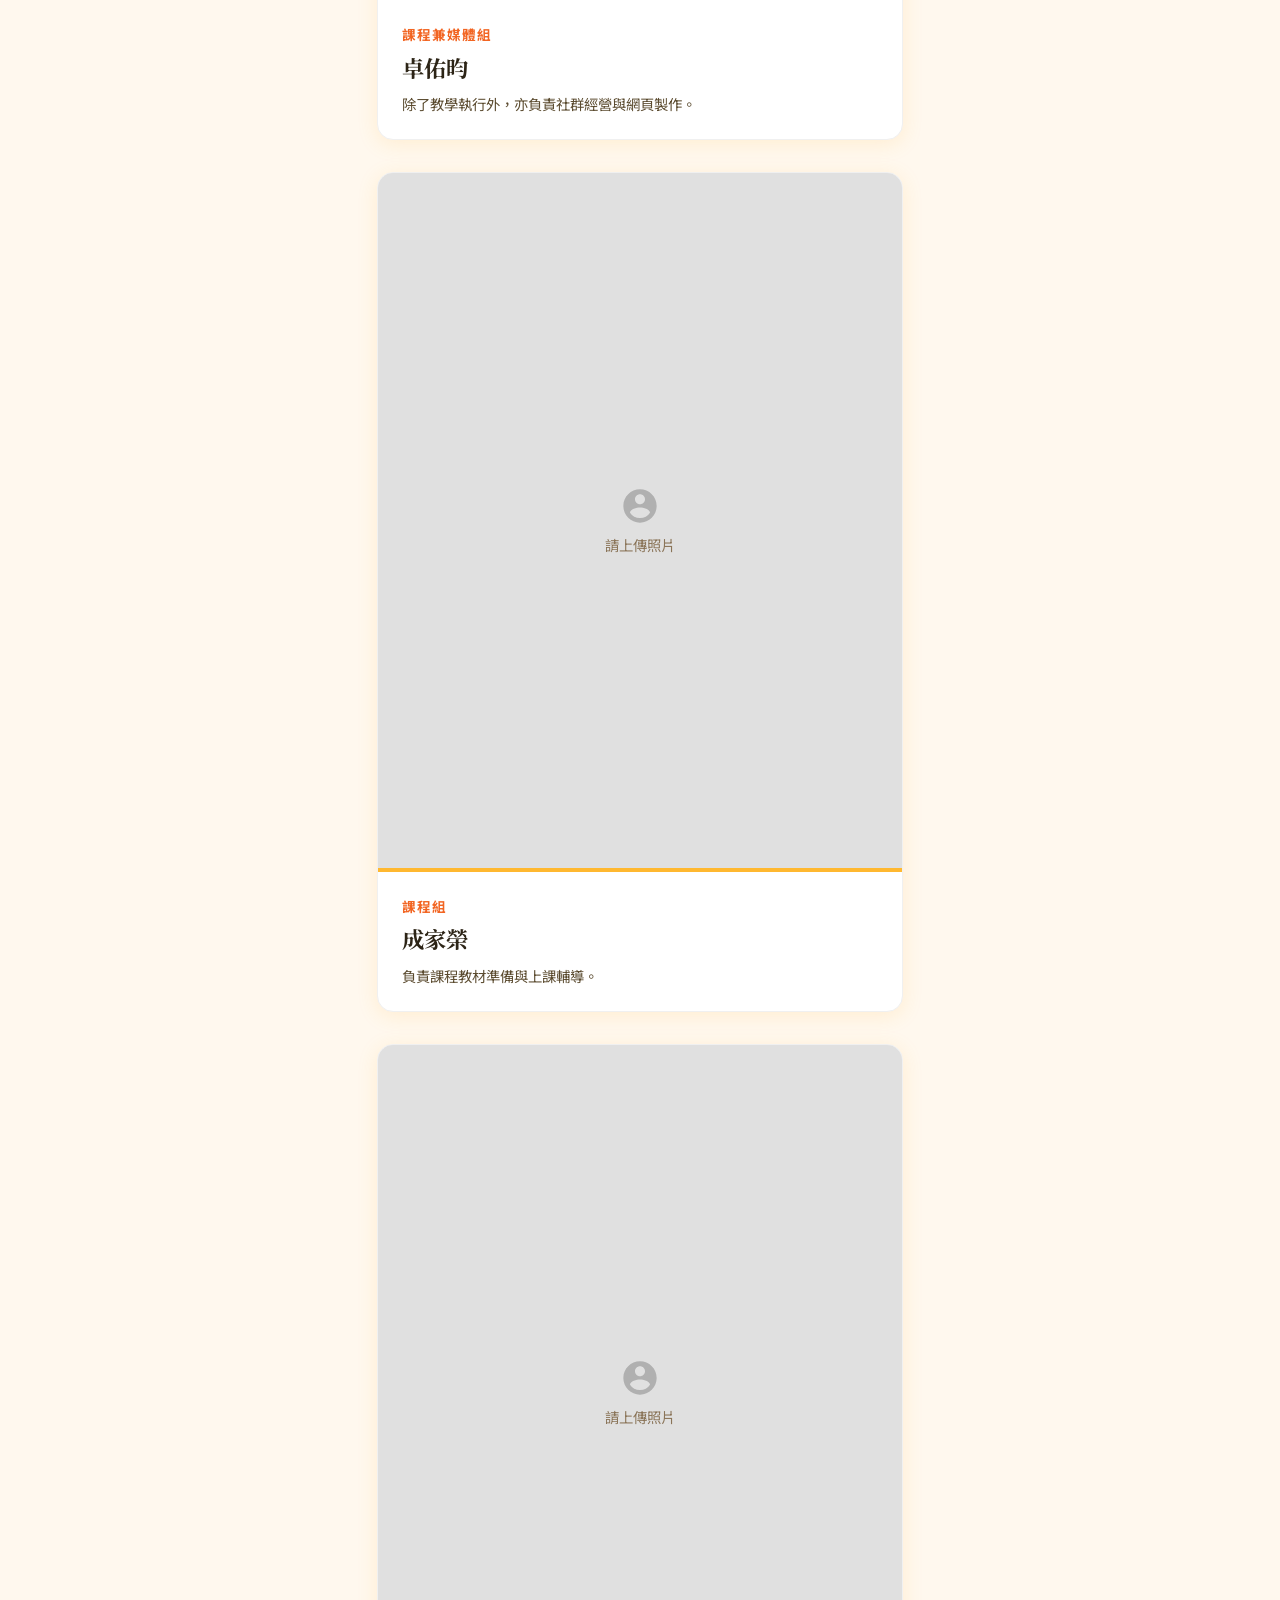
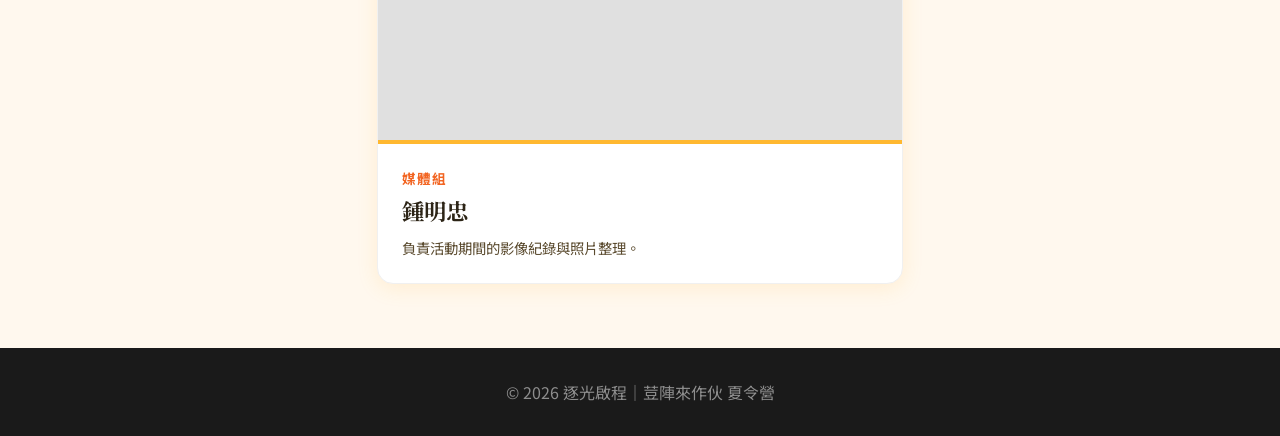
<file: members.html>
<!DOCTYPE html>
<html lang="zh-TW">
<head>
  <meta charset="UTF-8" />
  <meta name="viewport" content="width=device-width, initial-scale=1.0" />
  <title>逐光啟程｜團隊成員</title>
  <link href="https://fonts.googleapis.com/css2?family=Noto+Serif+TC:wght@400;700;900&family=Noto+Sans+TC:wght@400;500;700&display=swap" rel="stylesheet" />
  <style>
    :root { --sun: #FFB830; --sky: #4EC3E0; --leaf: #5BBF7A; --puren-orange: #F26522; --puren-dark: #1A1A1A; --cream: #FFF8EE; --text-dark: #2C2416; --text-mid: #5A4A2E; --text-light: #8A7458; --shadow: rgba(255,184,48,.15); }
    *, *::before, *::after { box-sizing: border-box; margin: 0; padding: 0; }
    body { font-family: 'Noto Sans TC', sans-serif; background: var(--cream); color: var(--text-dark); display: flex; flex-direction: column; min-height: 100vh; }
    
    nav { background: #fff; border-bottom: 3px solid var(--puren-orange); padding: 1rem 2rem; display: flex; gap: 1rem; align-items: center; }
    nav a { text-decoration: none; color: var(--text-dark); font-weight: 500; }
    nav a:hover { color: var(--puren-orange); }
    footer { background: var(--puren-dark); color: rgba(255,255,255,.5); text-align: center; padding: 2rem; margin-top: auto; }

    .page-header { background: linear-gradient(135deg, #FFF3CC, #FFE0A3); padding: 3rem 2rem; text-align: center; }
    .page-title { font-family: 'Noto Serif TC', serif; font-size: 2rem; color: var(--text-dark); }
    .page-content { max-width: 1100px; margin: 2rem auto; padding: 2rem; }

    /* 成員簡歷卡片排版 */
    .member-grid { display: grid; grid-template-columns: repeat(auto-fill, minmax(280px, 1fr)); gap: 2rem; margin-top: 1rem; }
    .member-card { background: #fff; border-radius: 16px; overflow: hidden; box-shadow: 0 4px 20px var(--shadow); transition: transform 0.2s; border: 1px solid #f0f0f0; }
    .member-card:hover { transform: translateY(-5px); }
    
    .member-photo-box { aspect-ratio: 3 / 4; background-color: #E0E0E0; position: relative; overflow: hidden; border-bottom: 4px solid var(--sun); }
    .photo-placeholder { position: absolute; top: 0; left: 0; width: 100%; height: 100%; display: flex; flex-direction: column; justify-content: center; align-items: center; color: var(--text-light); font-size: 0.9rem; }
    .photo-placeholder svg { width: 40px; height: 40px; margin-bottom: 0.5rem; fill: #B0B0B0; }
    
    .member-info { padding: 1.5rem; }
    .member-title { color: var(--puren-orange); font-size: 0.85rem; font-weight: 700; letter-spacing: 1px; margin-bottom: 0.4rem; display: block; }
    .member-name { font-family: 'Noto Serif TC', serif; font-size: 1.4rem; color: var(--text-dark); margin-bottom: 0.6rem; }
    .member-bio { font-size: 0.9rem; color: var(--text-mid); line-height: 1.6; text-align: justify; }
  </style>
</head>
<body>

  <nav>
    <a href="index.html" style="color:var(--puren-orange); font-weight:700;">回首頁</a>
    <a href="history.html">緣起沿革</a>
    <a href="organization.html">組織職掌</a>
    <a href="members.html">成員</a>
    <a href="achievements.html">歷年成果</a>
  </nav>

  <div class="page-header"><h1 class="page-title">團隊成員</h1></div>
  
  <main class="page-content">
    <div class="member-grid">

      <div class="member-card">
        <div class="member-photo-box">
          <div class="photo-placeholder"><svg viewBox="0 0 24 24"><path d="M12 2C6.48 2 2 6.48 2 12s4.48 10 10 10 10-4.48 10-10S17.52 2 12 2zm0 3c1.66 0 3 1.34 3 3s-1.34 3-3 3-3-1.34-3-3 1.34-3 3-3zm0 14.2c-2.5 0-4.71-1.28-6-3.22.03-1.99 4-3.08 6-3.08 1.99 0 5.97 1.09 6 3.08-1.29 1.94-3.5 3.22-6 3.22z"/></svg><span>請上傳照片</span></div>
        </div>
        <div class="member-info">
          <span class="member-title">總召</span>
          <h3 class="member-name">龍建治</h3>
          <p class="member-bio">台灣大學電機工程學系<br><br>「當我有能力時，我就站出來擔負責任，成為當責者」</p>
        </div>
      </div>

      <div class="member-card">
        <div class="member-photo-box">
          <div class="photo-placeholder"><svg viewBox="0 0 24 24"><path d="M12 2C6.48 2 2 6.48 2 12s4.48 10 10 10 10-4.48 10-10S17.52 2 12 2zm0 3c1.66 0 3 1.34 3 3s-1.34 3-3 3-3-1.34-3-3 1.34-3 3-3zm0 14.2c-2.5 0-4.71-1.28-6-3.22.03-1.99 4-3.08 6-3.08 1.99 0 5.97 1.09 6 3.08-1.29 1.94-3.5 3.22-6 3.22z"/></svg><span>請上傳照片</span></div>
        </div>
        <div class="member-info">
          <span class="member-title">副召兼課程組長</span>
          <h3 class="member-name">莊向賢</h3>
          <p class="member-bio">協助統籌營隊進度與課程規劃，帶領團隊完成各項任務。</p>
        </div>
      </div>

      <div class="member-card">
        <div class="member-photo-box">
          <div class="photo-placeholder"><svg viewBox="0 0 24 24"><path d="M12 2C6.48 2 2 6.48 2 12s4.48 10 10 10 10-4.48 10-10S17.52 2 12 2zm0 3c1.66 0 3 1.34 3 3s-1.34 3-3 3-3-1.34-3-3 1.34-3 3-3zm0 14.2c-2.5 0-4.71-1.28-6-3.22.03-1.99 4-3.08 6-3.08 1.99 0 5.97 1.09 6 3.08-1.29 1.94-3.5 3.22-6 3.22z"/></svg><span>請上傳照片</span></div>
        </div>
        <div class="member-info">
          <span class="member-title">統籌</span>
          <h3 class="member-name">黃永勳</h3>
          <p class="member-bio">負責營隊活動期間的整體動線調度與資源統籌。</p>
        </div>
      </div>

      <div class="member-card">
        <div class="member-photo-box">
          <div class="photo-placeholder"><svg viewBox="0 0 24 24"><path d="M12 2C6.48 2 2 6.48 2 12s4.48 10 10 10 10-4.48 10-10S17.52 2 12 2zm0 3c1.66 0 3 1.34 3 3s-1.34 3-3 3-3-1.34-3-3 1.34-3 3-3zm0 14.2c-2.5 0-4.71-1.28-6-3.22.03-1.99 4-3.08 6-3.08 1.99 0 5.97 1.09 6 3.08-1.29 1.94-3.5 3.22-6 3.22z"/></svg><span>請上傳照片</span></div>
        </div>
        <div class="member-info">
          <span class="member-title">統籌兼課程</span>
          <h3 class="member-name">蔡朝欽</h3>
          <p class="member-bio">國立聯合大學 機械工程學系</p>
        </div>
      </div>

      <div class="member-card">
        <div class="member-photo-box">
          <div class="photo-placeholder"><svg viewBox="0 0 24 24"><path d="M12 2C6.48 2 2 6.48 2 12s4.48 10 10 10 10-4.48 10-10S17.52 2 12 2zm0 3c1.66 0 3 1.34 3 3s-1.34 3-3 3-3-1.34-3-3 1.34-3 3-3zm0 14.2c-2.5 0-4.71-1.28-6-3.22.03-1.99 4-3.08 6-3.08 1.99 0 5.97 1.09 6 3.08-1.29 1.94-3.5 3.22-6 3.22z"/></svg><span>請上傳照片</span></div>
        </div>
        <div class="member-info">
          <span class="member-title">課程組副組長</span>
          <h3 class="member-name">賴宏晏</h3>
          <p class="member-bio">協助課程企劃與教案撰寫，確保教學品質與內容流暢。</p>
        </div>
      </div>

      <div class="member-card">
        <div class="member-photo-box">
          <div class="photo-placeholder"><svg viewBox="0 0 24 24"><path d="M12 2C6.48 2 2 6.48 2 12s4.48 10 10 10 10-4.48 10-10S17.52 2 12 2zm0 3c1.66 0 3 1.34 3 3s-1.34 3-3 3-3-1.34-3-3 1.34-3 3-3zm0 14.2c-2.5 0-4.71-1.28-6-3.22.03-1.99 4-3.08 6-3.08 1.99 0 5.97 1.09 6 3.08-1.29 1.94-3.5 3.22-6 3.22z"/></svg><span>請上傳照片</span></div>
        </div>
        <div class="member-info">
          <span class="member-title">財務兼課程組</span>
          <h3 class="member-name">林育誠</h3>
          <p class="member-bio">控管營隊預算、單據核銷，並同時支援課程組教學與發想。</p>
        </div>
      </div>

      <div class="member-card">
        <div class="member-photo-box">
          <div class="photo-placeholder"><svg viewBox="0 0 24 24"><path d="M12 2C6.48 2 2 6.48 2 12s4.48 10 10 10 10-4.48 10-10S17.52 2 12 2zm0 3c1.66 0 3 1.34 3 3s-1.34 3-3 3-3-1.34-3-3 1.34-3 3-3zm0 14.2c-2.5 0-4.71-1.28-6-3.22.03-1.99 4-3.08 6-3.08 1.99 0 5.97 1.09 6 3.08-1.29 1.94-3.5 3.22-6 3.22z"/></svg><span>請上傳照片</span></div>
        </div>
        <div class="member-info">
          <span class="member-title">活動組長兼美宣組</span>
          <h3 class="member-name">廖漢翔</h3>
          <p class="member-bio">負責大地遊戲、晚會等動態活動規劃，以及營隊整體視覺設計與宣傳品製作。</p>
        </div>
      </div>

      <div class="member-card">
        <div class="member-photo-box">
          <div class="photo-placeholder"><svg viewBox="0 0 24 24"><path d="M12 2C6.48 2 2 6.48 2 12s4.48 10 10 10 10-4.48 10-10S17.52 2 12 2zm0 3c1.66 0 3 1.34 3 3s-1.34 3-3 3-3-1.34-3-3 1.34-3 3-3zm0 14.2c-2.5 0-4.71-1.28-6-3.22.03-1.99 4-3.08 6-3.08 1.99 0 5.97 1.09 6 3.08-1.29 1.94-3.5 3.22-6 3.22z"/></svg><span>請上傳照片</span></div>
        </div>
        <div class="member-info">
          <span class="member-title">活動組</span>
          <h3 class="member-name">劉恩綺</h3>
          <p class="member-bio">協助帶動氣氛與各項團康遊戲執行。</p>
        </div>
      </div>

      <div class="member-card">
        <div class="member-photo-box">
          <div class="photo-placeholder"><svg viewBox="0 0 24 24"><path d="M12 2C6.48 2 2 6.48 2 12s4.48 10 10 10 10-4.48 10-10S17.52 2 12 2zm0 3c1.66 0 3 1.34 3 3s-1.34 3-3 3-3-1.34-3-3 1.34-3 3-3zm0 14.2c-2.5 0-4.71-1.28-6-3.22.03-1.99 4-3.08 6-3.08 1.99 0 5.97 1.09 6 3.08-1.29 1.94-3.5 3.22-6 3.22z"/></svg><span>請上傳照片</span></div>
        </div>
        <div class="member-info">
          <span class="member-title">課程兼媒體組</span>
          <h3 class="member-name">卓佑昀</h3>
          <p class="member-bio">除了教學執行外，亦負責社群經營與網頁製作。</p>
        </div>
      </div>

      <div class="member-card">
        <div class="member-photo-box">
          <div class="photo-placeholder"><svg viewBox="0 0 24 24"><path d="M12 2C6.48 2 2 6.48 2 12s4.48 10 10 10 10-4.48 10-10S17.52 2 12 2zm0 3c1.66 0 3 1.34 3 3s-1.34 3-3 3-3-1.34-3-3 1.34-3 3-3zm0 14.2c-2.5 0-4.71-1.28-6-3.22.03-1.99 4-3.08 6-3.08 1.99 0 5.97 1.09 6 3.08-1.29 1.94-3.5 3.22-6 3.22z"/></svg><span>請上傳照片</span></div>
        </div>
        <div class="member-info">
          <span class="member-title">課程組</span>
          <h3 class="member-name">成家榮</h3>
          <p class="member-bio">負責課程教材準備與上課輔導。</p>
        </div>
      </div>

      <div class="member-card">
        <div class="member-photo-box">
          <div class="photo-placeholder"><svg viewBox="0 0 24 24"><path d="M12 2C6.48 2 2 6.48 2 12s4.48 10 10 10 10-4.48 10-10S17.52 2 12 2zm0 3c1.66 0 3 1.34 3 3s-1.34 3-3 3-3-1.34-3-3 1.34-3 3-3zm0 14.2c-2.5 0-4.71-1.28-6-3.22.03-1.99 4-3.08 6-3.08 1.99 0 5.97 1.09 6 3.08-1.29 1.94-3.5 3.22-6 3.22z"/></svg><span>請上傳照片</span></div>
        </div>
        <div class="member-info">
          <span class="member-title">媒體組</span>
          <h3 class="member-name">鍾明忠</h3>
          <p class="member-bio">負責活動期間的影像紀錄與照片整理。</p>
        </div>
      </div>
      
    </div>
  </main>

  <footer><p>© 2026 逐光啟程｜荳陣來作伙 夏令營</p></footer>
</body>
</html>
</file>
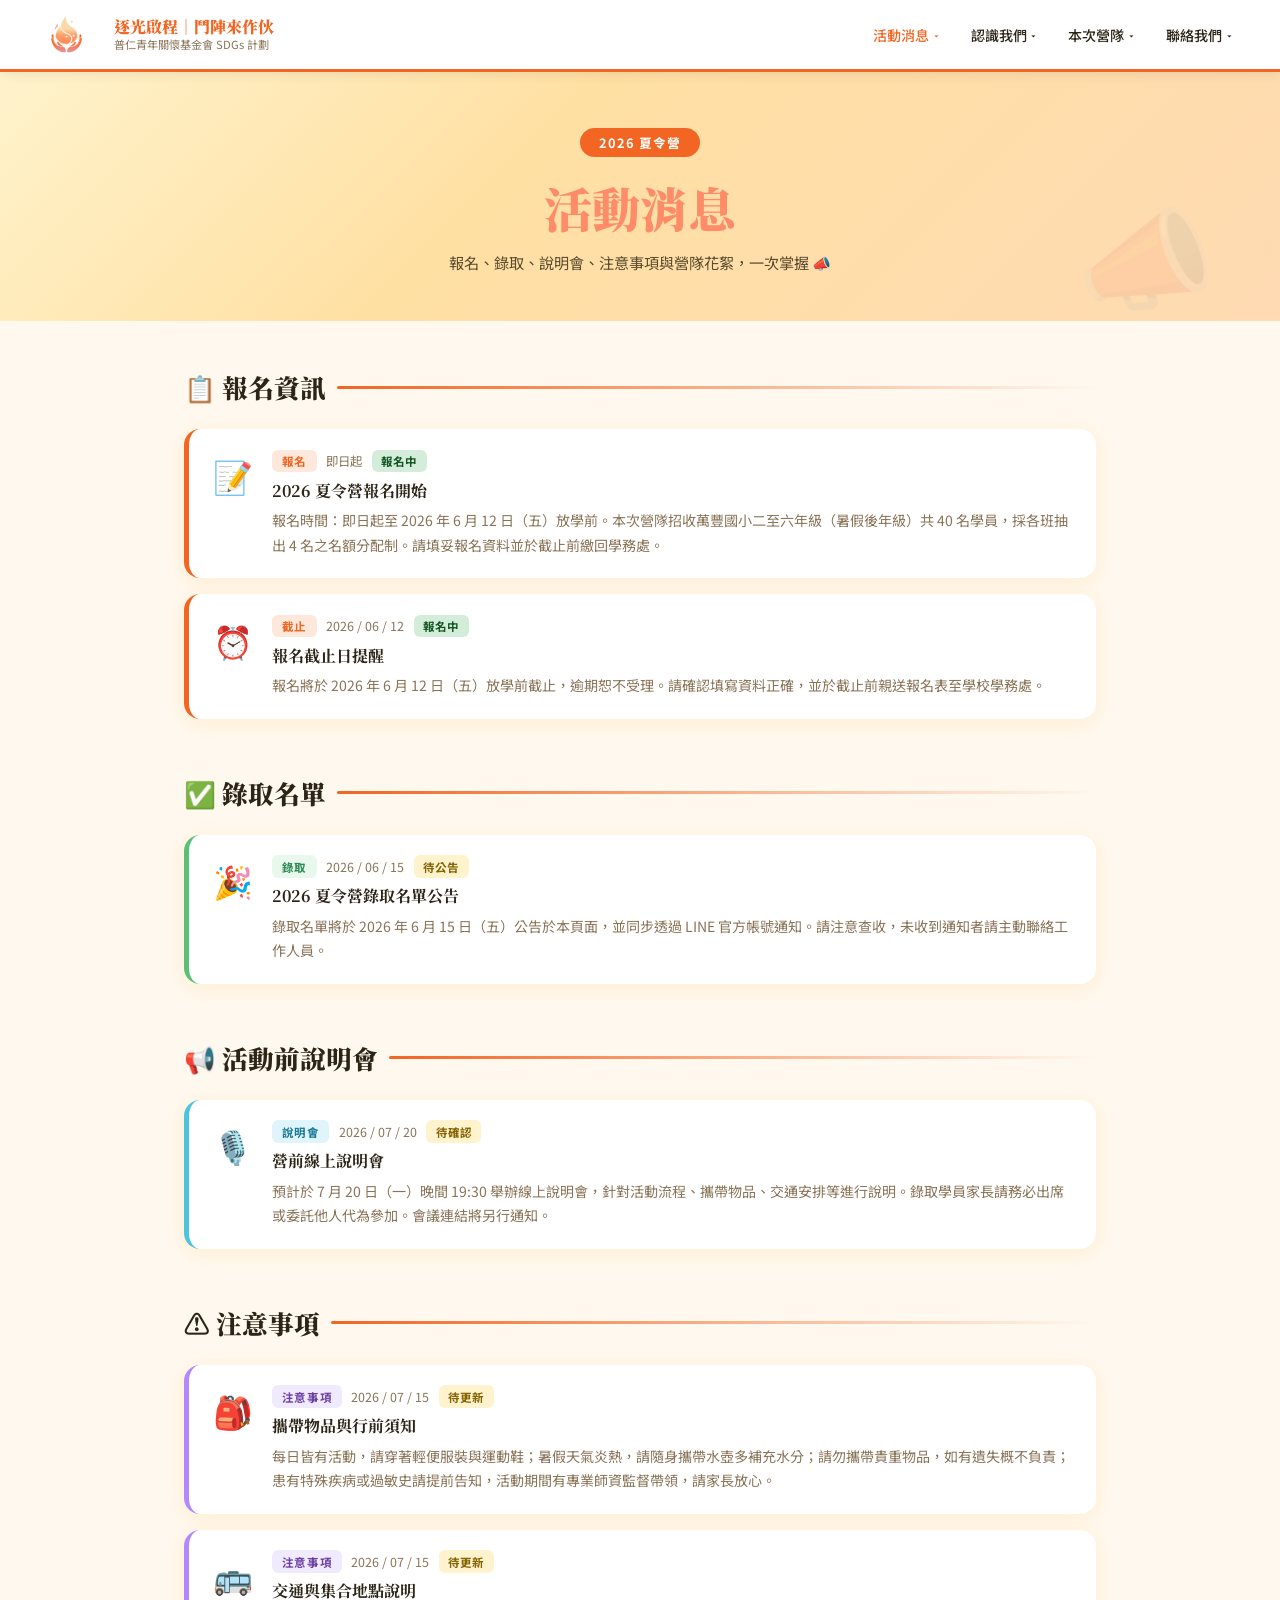
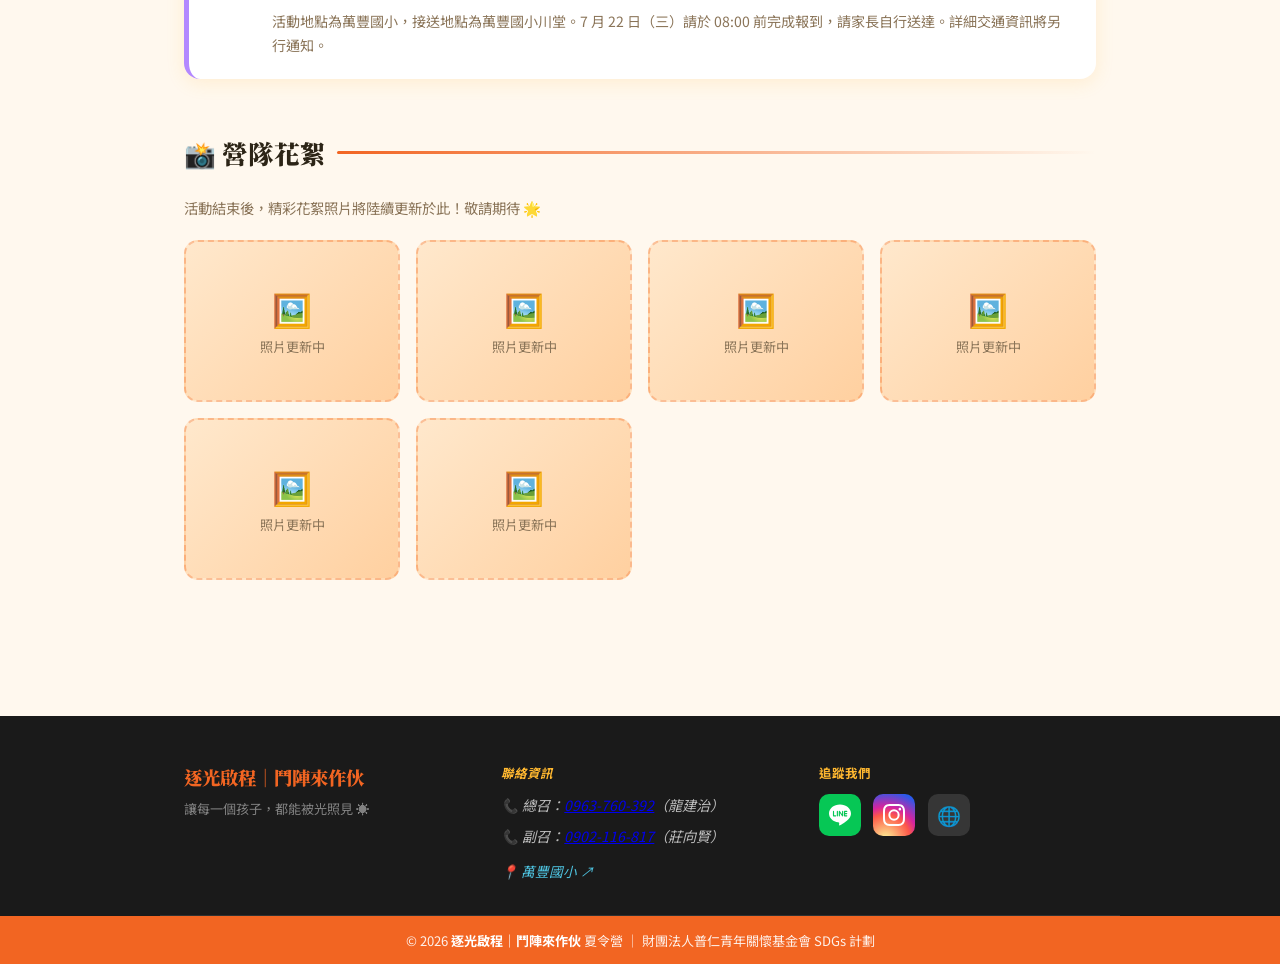
<file: news.html>
<!DOCTYPE html>
<html lang="zh-TW">
<head>
  <meta charset="UTF-8" />
  <meta name="viewport" content="width=device-width, initial-scale=1.0" />
  <title>活動消息｜逐光啟程 鬥陣來作伙 2026</title>
  <meta name="description" content="逐光啟程・鬥陣來作伙 2026 夏令營活動消息 — 報名資訊、錄取名單、說明會、注意事項及營隊花絮。" />
  <meta name="theme-color" content="#F26522" />
  <link rel="icon" href="全透明檔.png" type="image/png" />
  <link rel="canonical" href="https://jojo082708.github.io/camp-2026/news.html" />
  <meta property="og:title" content="活動消息｜逐光啟程 鬥陣來作伙 2026" />
  <meta property="og:description" content="2026 夏令營最新消息：報名、錄取、說明會一次掌握。" />
  <meta property="og:image" content="https://jojo082708.github.io/camp-2026/全透明檔.png" />
  <meta property="og:url" content="https://jojo082708.github.io/camp-2026/news.html" />
  <meta property="og:type" content="website" />
  <link rel="preconnect" href="https://fonts.googleapis.com" />
  <link rel="preconnect" href="https://fonts.gstatic.com" crossorigin />
  <link href="https://fonts.googleapis.com/css2?family=Noto+Serif+TC:wght@400;700;900&family=Noto+Sans+TC:wght@400;500;700&display=swap" rel="stylesheet" />
  <link rel="stylesheet" href="css/shared.css" />
  <style>
    body { font-family: 'Noto Sans TC', sans-serif; background: var(--cream); color: var(--text-dark); overflow-x: hidden; }

    /* PAGE HEADER */
    .page-header {
      background: linear-gradient(135deg, #FFF3CC 0%, #FFE0A3 40%, #FFDAB3 100%);
      padding: 3.5rem 2rem 3rem; text-align: center; position: relative; overflow: hidden;
    }
    .page-header::after {
      content: '📣'; position: absolute; right: 5%; bottom: -10px;
      font-size: 7rem; opacity: .08; pointer-events: none;
    }
    .page-header-badge {
      display: inline-block; background: var(--puren-orange); color: #fff;
      font-size: .8rem; font-weight: 700; padding: .3rem 1.2rem;
      border-radius: 999px; margin-bottom: 1rem; letter-spacing: .08em;
    }
    .page-header h1 {
      font-family: 'Noto Serif TC', serif; font-weight: 900;
      font-size: clamp(1.8rem, 5vw, 3rem); color: var(--peach);
    }
    .page-header p { margin-top: .6rem; color: var(--text-mid); font-size: .95rem; }

    /* MAIN LAYOUT */
    .main-wrap { max-width: 960px; margin: 0 auto; padding: 3rem 1.5rem 5rem; }

    /* SECTION TITLE */
    .section-title {
      font-family: 'Noto Serif TC', serif; font-weight: 900;
      font-size: clamp(1.2rem, 3vw, 1.6rem); color: var(--text-dark);
      display: flex; align-items: center; gap: .7rem; margin-bottom: 1.5rem;
    }
    .section-title::after {
      content: ''; flex: 1; height: 3px;
      background: linear-gradient(to right, var(--puren-orange), transparent);
      border-radius: 99px;
    }

    /* NEWS CARDS */
    .news-list { display: flex; flex-direction: column; gap: 1rem; margin-bottom: 3.5rem; }
    .news-card {
      background: #fff; border-radius: 16px; padding: 1.3rem 1.5rem;
      box-shadow: 0 4px 18px var(--shadow);
      display: flex; align-items: flex-start; gap: 1.2rem;
      border-left: 5px solid var(--sun);
      transition: transform .2s, box-shadow .2s;
    }
    .news-card:hover { transform: translateX(4px); box-shadow: 0 8px 28px var(--shadow); }
    .news-card.type-register { border-left-color: var(--puren-orange); }
    .news-card.type-result   { border-left-color: var(--leaf); }
    .news-card.type-briefing { border-left-color: var(--sky); }
    .news-card.type-notice   { border-left-color: #B388FF; }
    .news-card.type-photo    { border-left-color: var(--peach); }
    .news-icon { font-size: 2rem; flex-shrink: 0; margin-top: .1rem; }
    .news-body { flex: 1; }
    .news-meta { display: flex; align-items: center; gap: .6rem; margin-bottom: .4rem; flex-wrap: wrap; }
    .news-tag { font-size: .72rem; font-weight: 700; padding: .2rem .6rem; border-radius: 6px; letter-spacing: .05em; }
    .tag-register { background: #FEE8DB; color: var(--puren-orange); }
    .tag-result   { background: #E8F8ED; color: #2E8B57; }
    .tag-briefing { background: #E0F5FB; color: #1A7A9A; }
    .tag-notice   { background: #F0EAFF; color: #6B3FA0; }
    .tag-photo    { background: #FFF0E8; color: #C05020; }
    .news-date { font-size: .78rem; color: var(--text-light); }
    .news-status { font-size: .72rem; font-weight: 700; padding: .2rem .6rem; border-radius: 6px; }
    .status-open   { background: #D4EDDA; color: #155724; }
    .status-closed { background: #F8D7DA; color: #721C24; }
    .status-soon   { background: #FFF3CD; color: #856404; }
    .status-done   { background: #E2E3E5; color: #383D41; }
    .news-title {
      font-family: 'Noto Serif TC', serif; font-weight: 700;
      font-size: 1rem; color: var(--text-dark); margin-bottom: .4rem;
    }
    .news-desc { font-size: .88rem; line-height: 1.75; color: var(--text-light); }
    .news-link {
      display: inline-block; margin-top: .7rem;
      font-size: .82rem; font-weight: 700; color: var(--puren-orange);
      text-decoration: none; border-bottom: 1.5px solid transparent; transition: border-color .2s;
    }
    .news-link:hover { border-bottom-color: var(--puren-orange); }

    /* PHOTO GRID */
    .photo-section { margin-bottom: 3.5rem; }
    .photo-grid { display: grid; grid-template-columns: repeat(auto-fill, minmax(200px, 1fr)); gap: 1rem; }
    .photo-placeholder {
      aspect-ratio: 4/3; border-radius: 14px;
      background: linear-gradient(135deg, #FFE8CC, #FFD0A0);
      display: flex; flex-direction: column;
      align-items: center; justify-content: center;
      color: var(--text-light); font-size: .82rem; gap: .4rem;
      border: 2px dashed rgba(242,101,34,.3);
    }
    .photo-placeholder span { font-size: 2rem; }
  </style>
</head>
<body>

<!-- NAV -->
<nav>
  <a href="index.html" class="nav-logo">
    <picture><source srcset="全透明檔.webp" type="image/webp"><img src="全透明檔.png" alt="普仁青年關懷基金會" onerror="this.style.display='none';" /></picture>
    <div class="nav-logo-fallback">
      <span class="logo-main">逐光啟程｜鬥陣來作伙</span>
      <span class="logo-sub">普仁青年關懷基金會 SDGs 計劃</span>
    </div>
  </a>
  <div class="hamburger" onclick="toggleMenu()">
    <span></span><span></span><span></span>
  </div>
  <ul class="nav-menu" id="navMenu">
    <li class="active">
      <span>活動消息 <span class="caret">▾</span></span>
      <div class="dropdown">
        <a href="news.html">最新消息</a>
      </div>
    </li>
    <li>
      <span>認識我們 <span class="caret">▾</span></span>
      <div class="dropdown">
        <a href="history.html">緣起沿革</a>
        <a href="organization.html">組織職掌</a>
        <a href="member.html">成員</a>
        <a href="achievements.html">歷年成果</a>
      </div>
    </li>
    <li>
      <span>本次營隊 <span class="caret">▾</span></span>
      <div class="dropdown">
        <a href="index.html#purpose">活動目的</a>
        <a href="index.html#schedule">活動流程</a>
        <a href="index.html#courses">課程內容</a>
        <a href="index.html#games">大地遊戲</a>
      </div>
    </li>
    <li>
      <span>聯絡我們 <span class="caret">▾</span></span>
      <div class="dropdown">
        <a href="https://lin.ee/nWMiqPr" target="_blank" rel="noopener noreferrer">Line客服</a>
        <a href="https://www.instagram.com/beyond__the__light/" target="_blank" rel="noopener noreferrer">Instagram</a>
      </div>
    </li>
  </ul>
</nav>

<!-- PAGE HEADER -->
<header class="page-header">
  <div class="page-header-badge">2026 夏令營</div>
  <h1>活動消息</h1>
  <p>報名、錄取、說明會、注意事項與營隊花絮，一次掌握 📣</p>
</header>

<!-- MAIN -->
<div class="main-wrap">

  <!-- 報名資訊 -->
  <section class="reveal">
    <h2 class="section-title">📋 報名資訊</h2>
    <div class="news-list">
      <div class="news-card type-register">
        <div class="news-icon">📝</div>
        <div class="news-body">
          <div class="news-meta">
            <span class="news-tag tag-register">報名</span>
            <span class="news-date">即日起</span>
            <span class="news-status status-open">報名中</span>
          </div>
          <div class="news-title">2026 夏令營報名開始</div>
          <div class="news-desc">報名時間：即日起至 2026 年 6 月 12 日（五）放學前。本次營隊招收萬豐國小二至六年級（暑假後年級）共 40 名學員，採各班抽出 4 名之名額分配制。請填妥報名資料並於截止前繳回學務處。</div>
        </div>
      </div>
      <div class="news-card type-register">
        <div class="news-icon">⏰</div>
        <div class="news-body">
          <div class="news-meta">
            <span class="news-tag tag-register">截止</span>
            <span class="news-date">2026 / 06 / 12</span>
            <span class="news-status status-open">報名中</span>
          </div>
          <div class="news-title">報名截止日提醒</div>
          <div class="news-desc">報名將於 2026 年 6 月 12 日（五）放學前截止，逾期恕不受理。請確認填寫資料正確，並於截止前親送報名表至學校學務處。</div>
        </div>
      </div>
    </div>
  </section>

  <!-- 錄取名單 -->
  <section class="reveal">
    <h2 class="section-title">✅ 錄取名單</h2>
    <div class="news-list">
      <div class="news-card type-result">
        <div class="news-icon">🎉</div>
        <div class="news-body">
          <div class="news-meta">
            <span class="news-tag tag-result">錄取</span>
            <span class="news-date">2026 / 06 / 15</span>
            <span class="news-status status-soon">待公告</span>
          </div>
          <div class="news-title">2026 夏令營錄取名單公告</div>
          <div class="news-desc">錄取名單將於 2026 年 6 月 15 日（五）公告於本頁面，並同步透過 LINE 官方帳號通知。請注意查收，未收到通知者請主動聯絡工作人員。</div>
        </div>
      </div>
    </div>
  </section>

  <!-- 說明會 -->
  <section class="reveal">
    <h2 class="section-title">📢 活動前說明會</h2>
    <div class="news-list">
      <div class="news-card type-briefing">
        <div class="news-icon">🎙️</div>
        <div class="news-body">
          <div class="news-meta">
            <span class="news-tag tag-briefing">說明會</span>
            <span class="news-date">2026 / 07 / 20</span>
            <span class="news-status status-soon">待確認</span>
          </div>
          <div class="news-title">營前線上說明會</div>
          <div class="news-desc">預計於 7 月 20 日（一）晚間 19:30 舉辦線上說明會，針對活動流程、攜帶物品、交通安排等進行說明。錄取學員家長請務必出席或委託他人代為參加。會議連結將另行通知。</div>
        </div>
      </div>
    </div>
  </section>

  <!-- 注意事項 -->
  <section class="reveal">
    <h2 class="section-title">⚠️ 注意事項</h2>
    <div class="news-list">
      <div class="news-card type-notice">
        <div class="news-icon">🎒</div>
        <div class="news-body">
          <div class="news-meta">
            <span class="news-tag tag-notice">注意事項</span>
            <span class="news-date">2026 / 07 / 15</span>
            <span class="news-status status-soon">待更新</span>
          </div>
          <div class="news-title">攜帶物品與行前須知</div>
          <div class="news-desc">每日皆有活動，請穿著輕便服裝與運動鞋；暑假天氣炎熱，請隨身攜帶水壺多補充水分；請勿攜帶貴重物品，如有遺失概不負責；患有特殊疾病或過敏史請提前告知，活動期間有專業師資監督帶領，請家長放心。</div>
        </div>
      </div>
      <div class="news-card type-notice">
        <div class="news-icon">🚌</div>
        <div class="news-body">
          <div class="news-meta">
            <span class="news-tag tag-notice">注意事項</span>
            <span class="news-date">2026 / 07 / 15</span>
            <span class="news-status status-soon">待更新</span>
          </div>
          <div class="news-title">交通與集合地點說明</div>
          <div class="news-desc">活動地點為萬豐國小，接送地點為萬豐國小川堂。7 月 22 日（三）請於 08:00 前完成報到，請家長自行送達。詳細交通資訊將另行通知。</div>
        </div>
      </div>
    </div>
  </section>

  <!-- 花絮照片 -->
  <section class="photo-section reveal">
    <h2 class="section-title">📸 營隊花絮</h2>
    <p style="color:var(--text-light);font-size:.9rem;margin-bottom:1.2rem;line-height:1.8;">
      活動結束後，精彩花絮照片將陸續更新於此！敬請期待 🌟
    </p>
    <div class="photo-grid">
      <div class="photo-placeholder"><span>🖼️</span>照片更新中</div>
      <div class="photo-placeholder"><span>🖼️</span>照片更新中</div>
      <div class="photo-placeholder"><span>🖼️</span>照片更新中</div>
      <div class="photo-placeholder"><span>🖼️</span>照片更新中</div>
      <div class="photo-placeholder"><span>🖼️</span>照片更新中</div>
      <div class="photo-placeholder"><span>🖼️</span>照片更新中</div>
    </div>
  </section>

</div>

<!-- FOOTER -->
<footer>
  <div class="footer-main">
    <div class="footer-brand">
      <span class="footer-logo-text">逐光啟程｜鬥陣來作伙</span>
      <p class="footer-tagline">讓每一個孩子，都能被光照見 ☀️</p>
    </div>
    <address class="footer-contact">
      <div class="footer-section-label">聯絡資訊</div>
      <p>📞 總召：<a href="tel:+886963760392">0963-760-392</a>（龍建治）</p>
      <p>📞 副召：<a href="tel:+886902116817">0902-116-817</a>（莊向賢）</p>
      <a class="footer-map-link" href="https://maps.google.com/?q=萬豐國小" target="_blank" rel="noopener noreferrer">
        📍 萬豐國小 ↗
      </a>
    </address>
    <div class="footer-social-block">
      <div class="footer-section-label">追蹤我們</div>
      <div class="footer-socials">
        <a href="https://lin.ee/nWMiqPr" target="_blank" rel="noopener noreferrer" class="social-btn line" aria-label="LINE">
          <svg viewBox="0 0 24 24" fill="currentColor"><path d="M19.365 9.863c.349 0 .63.285.63.631 0 .345-.281.63-.63.63H17.61v1.125h1.755c.349 0 .63.283.63.63 0 .344-.281.629-.63.629h-2.386c-.345 0-.627-.285-.627-.629V8.108c0-.345.282-.63.627-.63h2.386c.349 0 .63.285.63.63 0 .349-.281.63-.63.63H17.61v1.125h1.755zm-3.855 3.016c0 .27-.174.51-.432.596-.064.021-.133.031-.199.031-.211 0-.391-.09-.51-.25l-2.443-3.317v2.94c0 .344-.279.629-.631.629-.346 0-.626-.285-.626-.629V8.108c0-.27.173-.51.43-.595.06-.023.136-.033.194-.033.195 0 .375.104.495.254l2.462 3.33V8.108c0-.345.282-.63.63-.63.345 0 .63.285.63.63v4.771zm-5.741 0c0 .344-.282.629-.631.629-.345 0-.627-.285-.627-.629V8.108c0-.345.282-.63.627-.63.349 0 .631.285.631.63v4.771zm-2.466.629H4.917c-.345 0-.63-.285-.63-.629V8.108c0-.345.285-.63.63-.63.348 0 .63.285.63.63v4.141h1.756c.348 0 .629.283.629.63 0 .344-.281.629-.629.629M24 10.314C24 4.943 18.615.572 12 .572S0 4.943 0 10.314c0 4.811 4.27 8.842 10.035 9.608.391.082.923.258 1.058.59.12.301.079.766.038 1.08l-.164 1.02c-.045.301-.24 1.186 1.049.645 1.291-.539 6.916-4.078 9.436-6.975C23.176 14.393 24 12.458 24 10.314"/></svg>
        </a>
        <a href="https://www.instagram.com/beyond__the__light/" target="_blank" rel="noopener noreferrer" class="social-btn ig" aria-label="Instagram">
          <svg viewBox="0 0 24 24" fill="currentColor"><path d="M12 2.163c3.204 0 3.584.012 4.85.07 3.252.148 4.771 1.691 4.919 4.919.058 1.265.069 1.645.069 4.849 0 3.205-.012 3.584-.069 4.849-.149 3.225-1.664 4.771-4.919 4.919-1.266.058-1.644.07-4.85.07-3.204 0-3.584-.012-4.849-.07-3.26-.149-4.771-1.699-4.919-4.92-.058-1.265-.07-1.644-.07-4.849 0-3.204.013-3.583.07-4.849.149-3.227 1.664-4.771 4.919-4.919 1.266-.057 1.645-.069 4.849-.069zM12 0C8.741 0 8.333.014 7.053.072 2.695.272.273 2.69.073 7.052.014 8.333 0 8.741 0 12c0 3.259.014 3.668.072 4.948.2 4.358 2.618 6.78 6.98 6.98C8.333 23.986 8.741 24 12 24c3.259 0 3.668-.014 4.948-.072 4.354-.2 6.782-2.618 6.979-6.98.059-1.28.073-1.689.073-4.948 0-3.259-.014-3.667-.072-4.947-.196-4.354-2.617-6.78-6.979-6.98C15.668.014 15.259 0 12 0zm0 5.838a6.162 6.162 0 100 12.324 6.162 6.162 0 000-12.324zM12 16a4 4 0 110-8 4 4 0 010 8zm6.406-11.845a1.44 1.44 0 100 2.881 1.44 1.44 0 000-2.881z"/></svg>
        </a>
        <a href="https://www.you-care.org.tw/" target="_blank" rel="noopener noreferrer" class="social-btn web" aria-label="普仁官網">🌐</a>
      </div>
    </div>
  </div>
  <hr class="footer-divider" />
  <div class="footer-copy">
    © 2026 <strong>逐光啟程｜鬥陣來作伙</strong> 夏令營 ｜ 財團法人普仁青年關懷基金會 SDGs 計劃
  </div>
</footer>

<script src="js/shared.js" defer></script>
</body>
</html>
</file>
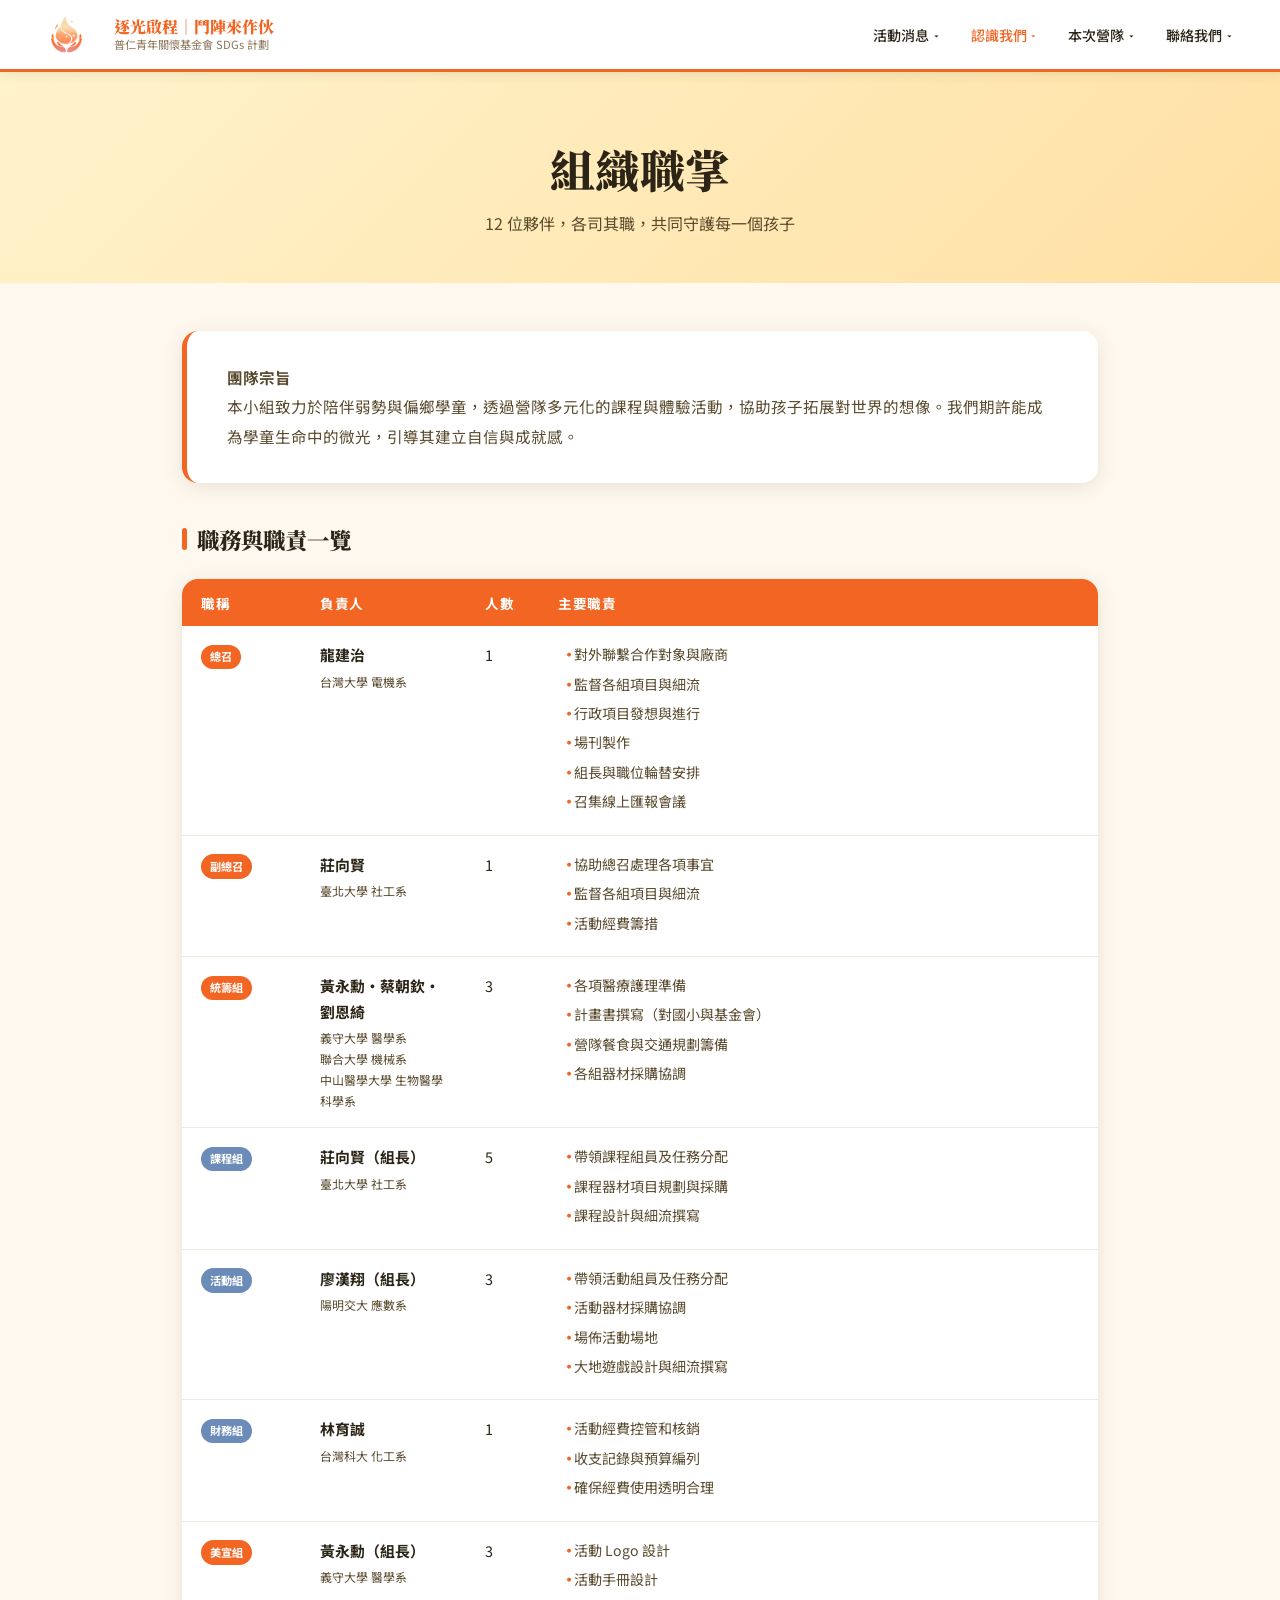
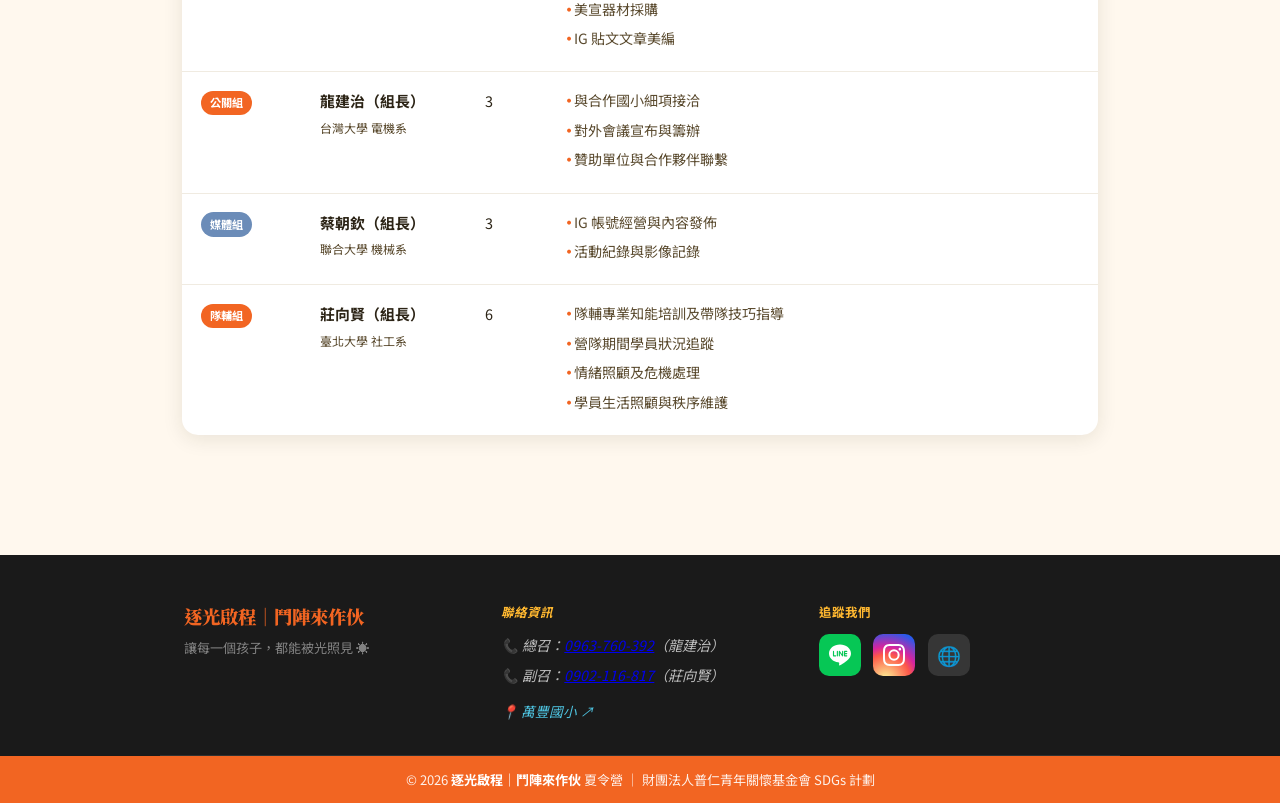
<file: organization.html>
<!DOCTYPE html>
<html lang="zh-TW">
<head>
  <meta charset="UTF-8" />
  <meta name="viewport" content="width=device-width, initial-scale=1.0" />
  <title>組織職掌｜逐光啟程 鬥陣來作伙 2026</title>
  <meta name="description" content="逐光啟程團隊組織職掌 — 12 位夥伴各司其職，共同守護每一個孩子。" />
  <meta name="theme-color" content="#F26522" />
  <link rel="icon" href="全透明檔.png" type="image/png" />
  <link rel="canonical" href="https://jojo082708.github.io/camp-2026/organization.html" />
  <meta property="og:title" content="組織職掌｜逐光啟程 鬥陣來作伙 2026" />
  <meta property="og:description" content="12 位夥伴，各司其職，共同守護每一個孩子。" />
  <meta property="og:image" content="https://jojo082708.github.io/camp-2026/全透明檔.png" />
  <meta property="og:url" content="https://jojo082708.github.io/camp-2026/organization.html" />
  <meta property="og:type" content="website" />
  <link rel="preconnect" href="https://fonts.googleapis.com" />
  <link rel="preconnect" href="https://fonts.gstatic.com" crossorigin />
  <link href="https://fonts.googleapis.com/css2?family=Noto+Serif+TC:wght@400;700;900&family=Noto+Sans+TC:wght@400;500;700&display=swap" rel="stylesheet" />
  <link rel="stylesheet" href="css/shared.css" />
  <style>
    :root {
      --blue-l: #E8EFF7;
      --shadow: rgba(44,36,22,.10);
    }

    body {
      font-family: 'Noto Sans TC', sans-serif;
      background: var(--cream);
      color: var(--text);
      min-height: 100vh;
      display: flex;
      flex-direction: column;
    }

    .page-header {
      background: linear-gradient(135deg, #FFF3CC, #FFE0A3);
      padding: 4rem 2rem 3rem;
      text-align: center;
    }
    .page-title {
      font-family: 'Noto Serif TC', serif;
      font-size: 2.8rem; font-weight: 900;
      color: var(--text);
    }
    .page-sub { margin-top: .6rem; color: var(--mid); font-size: 1rem; }

    .page-content {
      max-width: 980px;
      margin: 3rem auto 5rem;
      padding: 0 2rem;
      flex: 1;
    }

    .section-title {
      font-family: 'Noto Serif TC', serif;
      font-size: 1.4rem; font-weight: 900;
      margin-bottom: 1.5rem;
      display: flex; align-items: center; gap: .6rem;
    }
    .section-title::before {
      content: '';
      display: inline-block;
      width: 5px; height: 1.4rem;
      background: var(--orange);
      border-radius: 3px;
    }

    .mission-box {
      background: #fff;
      border-radius: 16px;
      box-shadow: 0 4px 20px var(--shadow);
      padding: 2rem 2.5rem;
      margin-bottom: 2.5rem;
      border-left: 5px solid var(--orange);
      font-size: .97rem;
      color: var(--mid);
      line-height: 1.9;
    }

    .table-wrap {
      background: #fff;
      border-radius: 16px;
      box-shadow: 0 4px 20px var(--shadow);
      overflow: hidden;
      margin-bottom: 2.5rem;
    }

    table { width: 100%; border-collapse: collapse; }

    thead tr { background: var(--orange); color: #fff; }
    thead th {
      padding: .85rem 1.2rem;
      font-size: .85rem; font-weight: 700;
      letter-spacing: .5px; text-align: left;
    }

    tbody tr { border-bottom: 1px solid #f0ebe1; transition: background .2s; }
    tbody tr:last-child { border-bottom: none; }
    tbody tr:hover { background: #FFF8EE; }

    td {
      padding: 1rem 1.2rem;
      vertical-align: top;
      font-size: .9rem; line-height: 1.75;
      color: var(--text);
    }

    .role-tag {
      display: inline-block;
      background: var(--orange);
      color: #fff;
      font-size: .7rem; font-weight: 700;
      padding: .15rem .55rem;
      border-radius: 20px;
      white-space: nowrap;
    }
    .role-tag.blue { background: var(--blue); }

    .person-name { font-weight: 700; font-size: .93rem; }
    .person-count { font-size: .75rem; color: var(--mid); margin-top: .15rem; }

    .duties { list-style: none; padding: 0; }
    .duties li {
      position: relative;
      padding-left: 1rem;
      margin-bottom: .3rem;
      font-size: .88rem;
      color: var(--mid);
    }
    .duties li::before {
      content: '·';
      position: absolute; left: .2rem;
      color: var(--orange); font-weight: 900;
    }

    @media (max-width: 700px) {
      thead th:nth-child(4) { display: none; }
      td:nth-child(4) { display: none; }
    }
  </style>
</head>
<body>

<nav>
  <a href="index.html" class="nav-logo">
    <picture><source srcset="全透明檔.webp" type="image/webp"><img src="全透明檔.png" alt="普仁青年關懷基金會" onerror="this.style.display='none';" /></picture>
    <div class="nav-logo-fallback">
      <span class="logo-main">逐光啟程｜鬥陣來作伙</span>
      <span class="logo-sub">普仁青年關懷基金會 SDGs 計劃</span>
    </div>
  </a>
  <div class="hamburger" onclick="toggleMenu()">
    <span></span><span></span><span></span>
  </div>
  <ul class="nav-menu" id="navMenu">
    <li>
      <span>活動消息 <span class="caret">▾</span></span>
      <div class="dropdown">
        <a href="news.html">最新消息</a>
      </div>
    </li>
    <li class="active">
      <span>認識我們 <span class="caret">▾</span></span>
      <div class="dropdown">
        <a href="history.html">緣起沿革</a>
        <a href="organization.html">組織職掌</a>
        <a href="member.html">成員</a>
        <a href="achievements.html">歷年成果</a>
      </div>
    </li>
    <li>
      <span>本次營隊 <span class="caret">▾</span></span>
      <div class="dropdown">
        <a href="index.html#purpose">活動目的</a>
        <a href="index.html#schedule">活動流程</a>
        <a href="index.html#courses">課程內容</a>
        <a href="index.html#games">大地遊戲</a>
      </div>
    </li>
    <li>
      <span>聯絡我們 <span class="caret">▾</span></span>
      <div class="dropdown">
        <a href="https://lin.ee/nWMiqPr" target="_blank" rel="noopener noreferrer">Line客服</a>
        <a href="https://www.instagram.com/beyond__the__light/" target="_blank" rel="noopener noreferrer">Instagram</a>
      </div>
    </li>
  </ul>
</nav>

<div class="page-header">
  <h1 class="page-title">組織職掌</h1>
  <p class="page-sub">12 位夥伴，各司其職，共同守護每一個孩子</p>
</div>

<main class="page-content">

  <div class="mission-box">
    <strong>團隊宗旨</strong><br>
    本小組致力於陪伴弱勢與偏鄉學童，透過營隊多元化的課程與體驗活動，協助孩子拓展對世界的想像。我們期許能成為學童生命中的微光，引導其建立自信與成就感。
  </div>

  <h2 class="section-title">職務與職責一覽</h2>

  <div class="table-wrap">
    <table>
      <thead>
        <tr>
          <th style="width:13%">職稱</th>
          <th style="width:18%">負責人</th>
          <th style="width:8%">人數</th>
          <th style="width:61%">主要職責</th>
        </tr>
      </thead>
      <tbody>

        <tr>
          <td><span class="role-tag">總召</span></td>
          <td>
            <div class="person-name">龍建治</div>
            <div class="person-count">台灣大學 電機系</div>
          </td>
          <td>1</td>
          <td>
            <ul class="duties">
              <li>對外聯繫合作對象與廠商</li>
              <li>監督各組項目與細流</li>
              <li>行政項目發想與進行</li>
              <li>場刊製作</li>
              <li>組長與職位輪替安排</li>
              <li>召集線上匯報會議</li>
            </ul>
          </td>
        </tr>

        <tr>
          <td><span class="role-tag">副總召</span></td>
          <td>
            <div class="person-name">莊向賢</div>
            <div class="person-count">臺北大學 社工系</div>
          </td>
          <td>1</td>
          <td>
            <ul class="duties">
              <li>協助總召處理各項事宜</li>
              <li>監督各組項目與細流</li>
              <li>活動經費籌措</li>
            </ul>
          </td>
        </tr>

        <tr>
          <td><span class="role-tag">統籌組</span></td>
          <td>
            <div class="person-name">黃永勳・蔡朝欽・劉恩綺</div>
            <div class="person-count">義守大學 醫學系<br>聯合大學 機械系<br>中山醫學大學 生物醫學科學系</div>
          </td>
          <td>3</td>
          <td>
            <ul class="duties">
              <li>各項醫療護理準備</li>
              <li>計畫書撰寫（對國小與基金會）</li>
              <li>營隊餐食與交通規劃籌備</li>
              <li>各組器材採購協調</li>
            </ul>
          </td>
        </tr>

        <tr>
          <td><span class="role-tag blue">課程組</span></td>
          <td>
            <div class="person-name">莊向賢（組長）</div>
            <div class="person-count">臺北大學 社工系</div>
          </td>
          <td>5</td>
          <td>
            <ul class="duties">
              <li>帶領課程組員及任務分配</li>
              <li>課程器材項目規劃與採購</li>
              <li>課程設計與細流撰寫</li>
            </ul>
          </td>
        </tr>

        <tr>
          <td><span class="role-tag blue">活動組</span></td>
          <td>
            <div class="person-name">廖漢翔（組長）</div>
            <div class="person-count">陽明交大 應數系</div>
          </td>
          <td>3</td>
          <td>
            <ul class="duties">
              <li>帶領活動組員及任務分配</li>
              <li>活動器材採購協調</li>
              <li>場佈活動場地</li>
              <li>大地遊戲設計與細流撰寫</li>
            </ul>
          </td>
        </tr>

        <tr>
          <td><span class="role-tag blue">財務組</span></td>
          <td>
            <div class="person-name">林育誠</div>
            <div class="person-count">台灣科大 化工系</div>
          </td>
          <td>1</td>
          <td>
            <ul class="duties">
              <li>活動經費控管和核銷</li>
              <li>收支記錄與預算編列</li>
              <li>確保經費使用透明合理</li>
            </ul>
          </td>
        </tr>

        <tr>
          <td><span class="role-tag">美宣組</span></td>
          <td>
            <div class="person-name">黃永勳（組長）</div>
            <div class="person-count">義守大學 醫學系</div>
          </td>
          <td>3</td>
          <td>
            <ul class="duties">
              <li>活動 Logo 設計</li>
              <li>活動手冊設計</li>
              <li>美宣器材採購</li>
              <li>IG 貼文文章美編</li>
            </ul>
          </td>
        </tr>

        <tr>
          <td><span class="role-tag">公關組</span></td>
          <td>
            <div class="person-name">龍建治（組長）</div>
            <div class="person-count">台灣大學 電機系</div>
          </td>
          <td>3</td>
          <td>
            <ul class="duties">
              <li>與合作國小細項接洽</li>
              <li>對外會議宣布與籌辦</li>
              <li>贊助單位與合作夥伴聯繫</li>
            </ul>
          </td>
        </tr>

        <tr>
          <td><span class="role-tag blue">媒體組</span></td>
          <td>
            <div class="person-name">蔡朝欽（組長）</div>
            <div class="person-count">聯合大學 機械系</div>
          </td>
          <td>3</td>
          <td>
            <ul class="duties">
              <li>IG 帳號經營與內容發佈</li>
              <li>活動紀錄與影像記錄</li>
            </ul>
          </td>
        </tr>

        <tr>
          <td><span class="role-tag">隊輔組</span></td>
          <td>
            <div class="person-name">莊向賢（組長）</div>
            <div class="person-count">臺北大學 社工系</div>
          </td>
          <td>6</td>
          <td>
            <ul class="duties">
              <li>隊輔專業知能培訓及帶隊技巧指導</li>
              <li>營隊期間學員狀況追蹤</li>
              <li>情緒照顧及危機處理</li>
              <li>學員生活照顧與秩序維護</li>
            </ul>
          </td>
        </tr>

      </tbody>
    </table>
  </div>

</main>

<footer>
  <div class="footer-main">
    <div class="footer-brand">
      <span class="footer-logo-text">逐光啟程｜鬥陣來作伙</span>
      <p class="footer-tagline">讓每一個孩子，都能被光照見 ☀️</p>
    </div>
    <address class="footer-contact">
      <div class="footer-section-label">聯絡資訊</div>
      <p>📞 總召：<a href="tel:+886963760392">0963-760-392</a>（龍建治）</p>
      <p>📞 副召：<a href="tel:+886902116817">0902-116-817</a>（莊向賢）</p>
      <a class="footer-map-link" href="https://maps.google.com/?q=萬豐國小" target="_blank" rel="noopener noreferrer">
        📍 萬豐國小 ↗
      </a>
    </address>
    <div class="footer-social-block">
      <div class="footer-section-label">追蹤我們</div>
      <div class="footer-socials">
        <a href="https://lin.ee/nWMiqPr" target="_blank" rel="noopener noreferrer" class="social-btn line" aria-label="LINE">
          <svg viewBox="0 0 24 24" fill="currentColor"><path d="M19.365 9.863c.349 0 .63.285.63.631 0 .345-.281.63-.63.63H17.61v1.125h1.755c.349 0 .63.283.63.63 0 .344-.281.629-.63.629h-2.386c-.345 0-.627-.285-.627-.629V8.108c0-.345.282-.63.627-.63h2.386c.349 0 .63.285.63.63 0 .349-.281.63-.63.63H17.61v1.125h1.755zm-3.855 3.016c0 .27-.174.51-.432.596-.064.021-.133.031-.199.031-.211 0-.391-.09-.51-.25l-2.443-3.317v2.94c0 .344-.279.629-.631.629-.346 0-.626-.285-.626-.629V8.108c0-.27.173-.51.43-.595.06-.023.136-.033.194-.033.195 0 .375.104.495.254l2.462 3.33V8.108c0-.345.282-.63.63-.63.345 0 .63.285.63.63v4.771zm-5.741 0c0 .344-.282.629-.631.629-.345 0-.627-.285-.627-.629V8.108c0-.345.282-.63.627-.63.349 0 .631.285.631.63v4.771zm-2.466.629H4.917c-.345 0-.63-.285-.63-.629V8.108c0-.345.285-.63.63-.63.348 0 .63.285.63.63v4.141h1.756c.348 0 .629.283.629.63 0 .344-.281.629-.629.629M24 10.314C24 4.943 18.615.572 12 .572S0 4.943 0 10.314c0 4.811 4.27 8.842 10.035 9.608.391.082.923.258 1.058.59.12.301.079.766.038 1.08l-.164 1.02c-.045.301-.24 1.186 1.049.645 1.291-.539 6.916-4.078 9.436-6.975C23.176 14.393 24 12.458 24 10.314"/></svg>
        </a>
        <a href="https://www.instagram.com/beyond__the__light/" target="_blank" rel="noopener noreferrer" class="social-btn ig" aria-label="Instagram">
          <svg viewBox="0 0 24 24" fill="currentColor"><path d="M12 2.163c3.204 0 3.584.012 4.85.07 3.252.148 4.771 1.691 4.919 4.919.058 1.265.069 1.645.069 4.849 0 3.205-.012 3.584-.069 4.849-.149 3.225-1.664 4.771-4.919 4.919-1.266.058-1.644.07-4.85.07-3.204 0-3.584-.012-4.849-.07-3.26-.149-4.771-1.699-4.919-4.92-.058-1.265-.07-1.644-.07-4.849 0-3.204.013-3.583.07-4.849.149-3.227 1.664-4.771 4.919-4.919 1.266-.057 1.645-.069 4.849-.069zM12 0C8.741 0 8.333.014 7.053.072 2.695.272.273 2.69.073 7.052.014 8.333 0 8.741 0 12c0 3.259.014 3.668.072 4.948.2 4.358 2.618 6.78 6.98 6.98C8.333 23.986 8.741 24 12 24c3.259 0 3.668-.014 4.948-.072 4.354-.2 6.782-2.618 6.979-6.98.059-1.28.073-1.689.073-4.948 0-3.259-.014-3.667-.072-4.947-.196-4.354-2.617-6.78-6.979-6.98C15.668.014 15.259 0 12 0zm0 5.838a6.162 6.162 0 100 12.324 6.162 6.162 0 000-12.324zM12 16a4 4 0 110-8 4 4 0 010 8zm6.406-11.845a1.44 1.44 0 100 2.881 1.44 1.44 0 000-2.881z"/></svg>
        </a>
        <a href="https://www.you-care.org.tw/" target="_blank" rel="noopener noreferrer" class="social-btn web" aria-label="普仁官網">🌐</a>
      </div>
    </div>
  </div>
  <hr class="footer-divider" />
  <div class="footer-copy">
    © 2026 <strong>逐光啟程｜鬥陣來作伙</strong> 夏令營 ｜ 財團法人普仁青年關懷基金會 SDGs 計劃
  </div>
</footer>

<script src="js/shared.js" defer></script>
</body>
</html>
</file>
<file: css/shared.css>
/* ── CSS Variables ── */
:root {
  --puren-orange: #F26522;
  --puren-dark:   #1A1A1A;
  --sun:          #FFB830;
  --sky:          #4EC3E0;
  --leaf:         #5BBF7A;
  --peach:        #FF8C69;
  --cream:        #FFF8EE;
  --warm-white:   #FFFDF7;
  --text-dark:    #2C2416;
  --text-mid:     #5A4A2E;
  --text-light:   #8A7458;
  --shadow:       rgba(255,184,48,.15);
  /* Aliases used by inner pages */
  --orange: #F26522;
  --dark:   #1A1A1A;
  --text:   #2C2416;
  --mid:    #5A4A2E;
  --blue:   #6B8CB8;
  --blue-l: #E8EFF7;
}

*, *::before, *::after { box-sizing: border-box; margin: 0; padding: 0; }
html { scroll-behavior: smooth; }

/* ── NAV ── */
nav {
  position: sticky; top: 0; z-index: 200;
  background: rgba(255,255,255,.97); backdrop-filter: blur(8px);
  border-bottom: 3px solid var(--puren-orange);
  padding: 0 2rem;
  display: flex; align-items: center; justify-content: space-between;
  height: 72px; box-shadow: 0 2px 12px rgba(0,0,0,.08);
}
.nav-logo {
  display: flex; align-items: center; gap: .8rem;
  text-decoration: none; flex-shrink: 0;
}
.nav-logo img { height: 52px; width: auto; object-fit: contain; }
.nav-logo-fallback { display: flex; flex-direction: column; }
.nav-logo-fallback .logo-main {
  font-family: 'Noto Serif TC', serif; font-weight: 900; font-size: 1rem;
  color: var(--puren-orange); line-height: 1.2;
}
.nav-logo-fallback .logo-sub { font-size: .7rem; color: var(--text-light, #8A7458); }

.nav-menu { display: flex; list-style: none; gap: 0; height: 72px; }
.nav-menu > li { position: relative; display: flex; align-items: center; }
.nav-menu > li > a,
.nav-menu > li > span {
  display: flex; align-items: center; gap: .3rem;
  padding: 0 1rem; height: 100%;
  text-decoration: none; color: var(--text-dark, #2C2416);
  font-size: .88rem; font-weight: 500; white-space: nowrap; cursor: pointer;
  transition: color .2s; border-bottom: 3px solid transparent; margin-bottom: -3px;
}
.nav-menu > li > a:hover,
.nav-menu > li:hover > a,
.nav-menu > li:hover > span,
.nav-menu > li.active > span { color: var(--puren-orange); border-bottom-color: var(--puren-orange); }

.caret { font-size: .6rem; transition: transform .2s; }
.nav-menu > li:hover > span .caret,
.nav-menu > li:focus-within > span .caret { transform: rotate(180deg); }

.dropdown {
  position: absolute; top: 100%; left: 0;
  background: #fff; border-top: 3px solid var(--puren-orange);
  border-radius: 0 0 10px 10px;
  box-shadow: 0 8px 24px rgba(0,0,0,.12);
  min-width: 160px; opacity: 0; pointer-events: none;
  transform: translateY(-6px);
  transition: opacity .2s, transform .2s; z-index: 300;
}
.nav-menu > li:hover .dropdown,
.nav-menu > li:focus-within .dropdown { opacity: 1; pointer-events: auto; transform: translateY(0); }
.dropdown a {
  display: block; padding: .7rem 1.2rem;
  font-size: .85rem; color: var(--text-mid, #5A4A2E);
  text-decoration: none; white-space: nowrap;
  border-left: 3px solid transparent;
  transition: background .15s, color .15s, border-color .15s;
}
.dropdown a:hover { background: #FFF3E8; color: var(--puren-orange); border-left-color: var(--puren-orange); }

.hamburger { display: none; flex-direction: column; gap: 5px; cursor: pointer; padding: .5rem; }
.hamburger span { display: block; width: 24px; height: 2px; background: var(--text-dark, #2C2416); border-radius: 2px; }

/* ── FOOTER ── */
footer { background: var(--puren-dark); color: rgba(255,255,255,.7); font-size: .88rem; }
.footer-main {
  max-width: 960px; margin: 0 auto; padding: 3rem 1.5rem 2rem;
  display: grid; grid-template-columns: 1fr 1fr 1fr; gap: 2.5rem; align-items: start;
}
.footer-logo-text {
  font-family: 'Noto Serif TC', serif; font-weight: 900;
  font-size: 1.15rem; color: var(--puren-orange); display: block; margin-bottom: .5rem;
}
.footer-tagline { color: rgba(255,255,255,.45); font-size: .82rem; line-height: 1.7; }
.footer-section-label {
  font-weight: 700; letter-spacing: .08em; color: var(--sun);
  font-size: .78rem; margin-bottom: .8rem; text-transform: uppercase;
}
.footer-contact p { margin-bottom: .4rem; line-height: 1.7; }
.footer-map-link {
  display: inline-block; margin-top: .4rem; color: var(--sky);
  text-decoration: none; font-size: .85rem; line-height: 1.6; transition: color .2s;
}
.footer-map-link:hover { color: #fff; text-decoration: underline; }
.footer-socials { display: flex; gap: .8rem; flex-wrap: wrap; }
.social-btn {
  width: 42px; height: 42px; border-radius: 10px;
  display: flex; align-items: center; justify-content: center;
  text-decoration: none; font-size: 1.3rem; transition: transform .2s, opacity .2s;
}
.social-btn:hover { transform: translateY(-3px); opacity: .85; }
.social-btn svg { width: 22px; height: 22px; }
.social-btn.line { background: #06C755; color: #fff; }
.social-btn.ig { background: radial-gradient(circle at 30% 107%, #fdf497 0%, #fd5949 45%, #d6249f 60%, #285AEB 90%); color: #fff; }
.social-btn.web { background: rgba(255,255,255,.12); color: rgba(255,255,255,.8); font-size: 1.2rem; }
.footer-divider { border: none; border-top: 1px solid rgba(255,255,255,.1); max-width: 960px; margin: 0 auto; }
.footer-copy {
  background: var(--puren-orange); color: rgba(255,255,255,.9);
  text-align: center; padding: .9rem 1rem; font-size: .82rem;
}
.footer-copy strong { color: #fff; }

/* ── SCROLL REVEAL ── */
.reveal { opacity: 0; transform: translateY(30px); transition: opacity .6s ease, transform .6s ease; }
.reveal.visible { opacity: 1; transform: none; }

/* ── MOBILE ── */
@media (max-width: 768px) {
  .nav-menu { display: none; }
  .hamburger { display: flex; }
  .nav-menu > li.open > .dropdown {
    opacity: 1; pointer-events: auto; transform: translateY(0);
    position: static; box-shadow: none;
    background: #FFF8EE; border-radius: 8px; margin: .3rem 0;
  }
  .nav-menu > li > span { cursor: pointer; width: 100%; padding: .5rem 0; }
  .footer-main { grid-template-columns: 1fr; gap: 1.8rem; }
}
</file>
